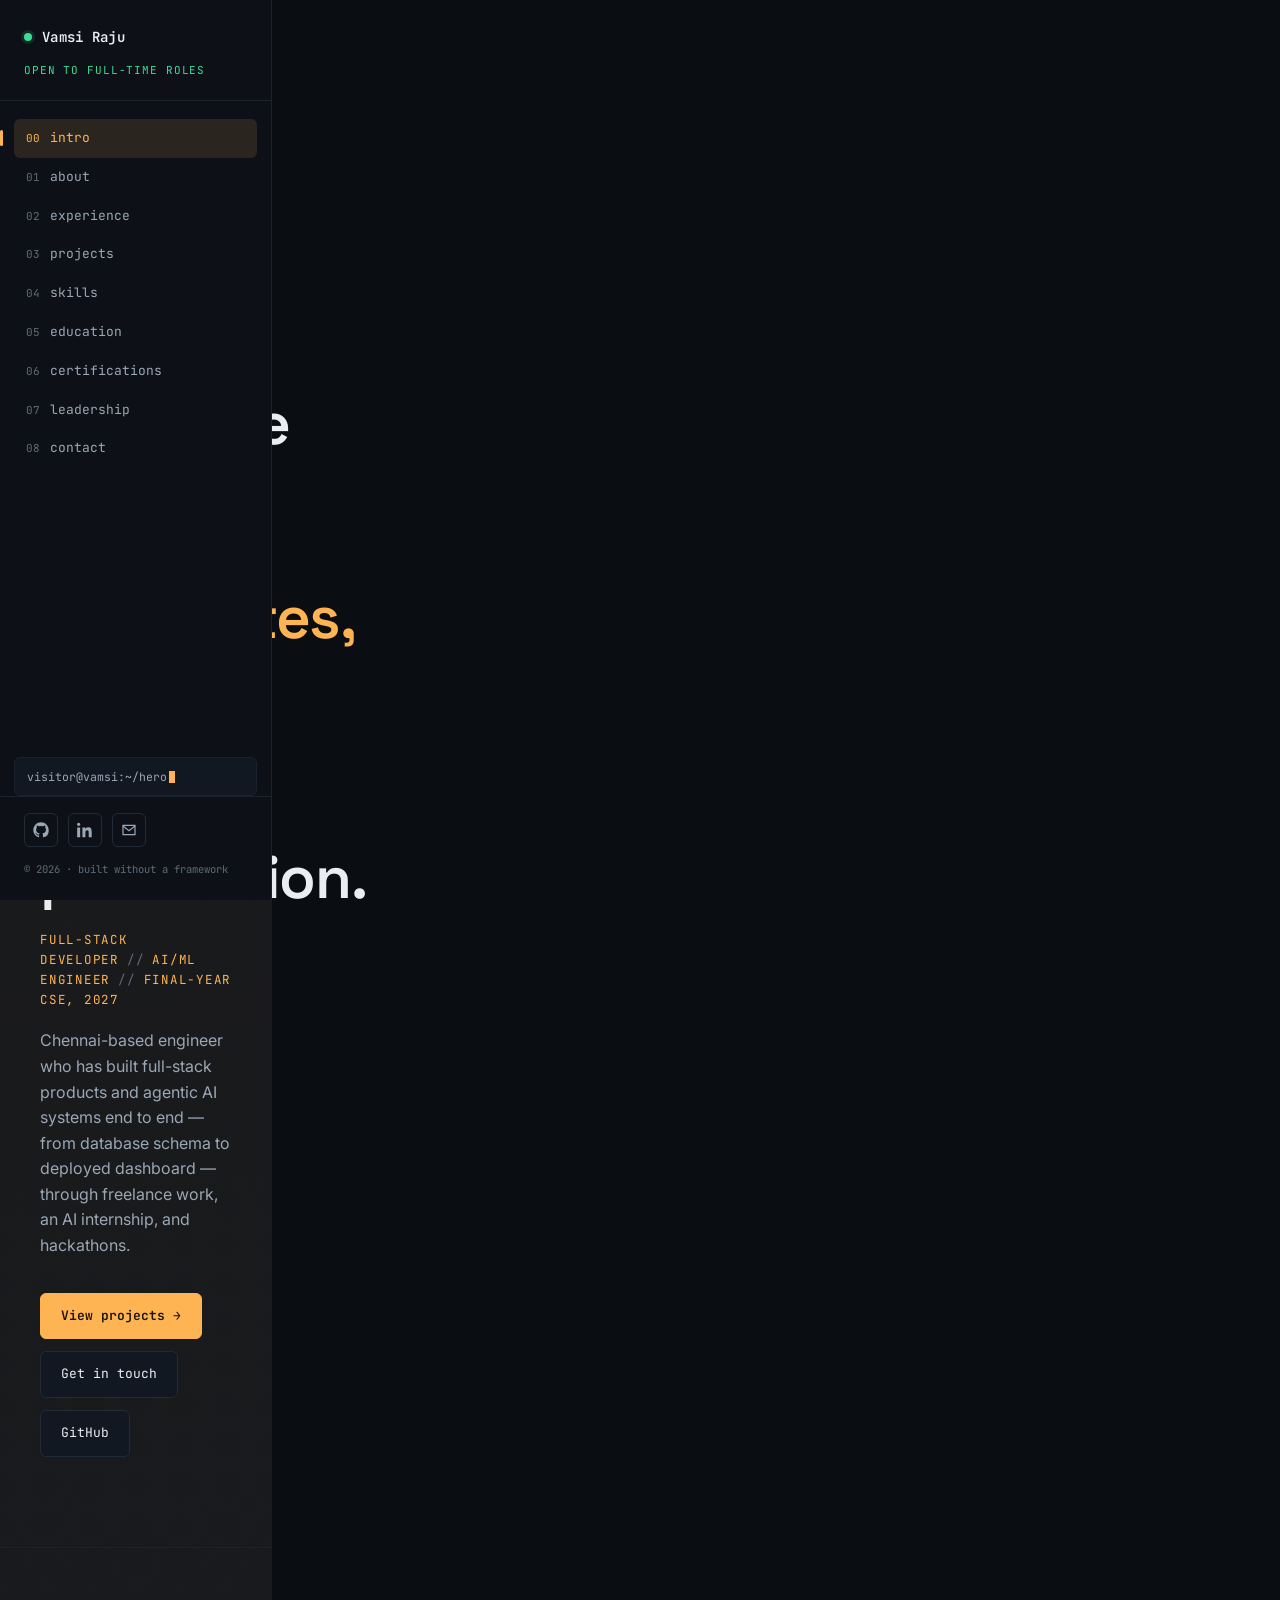
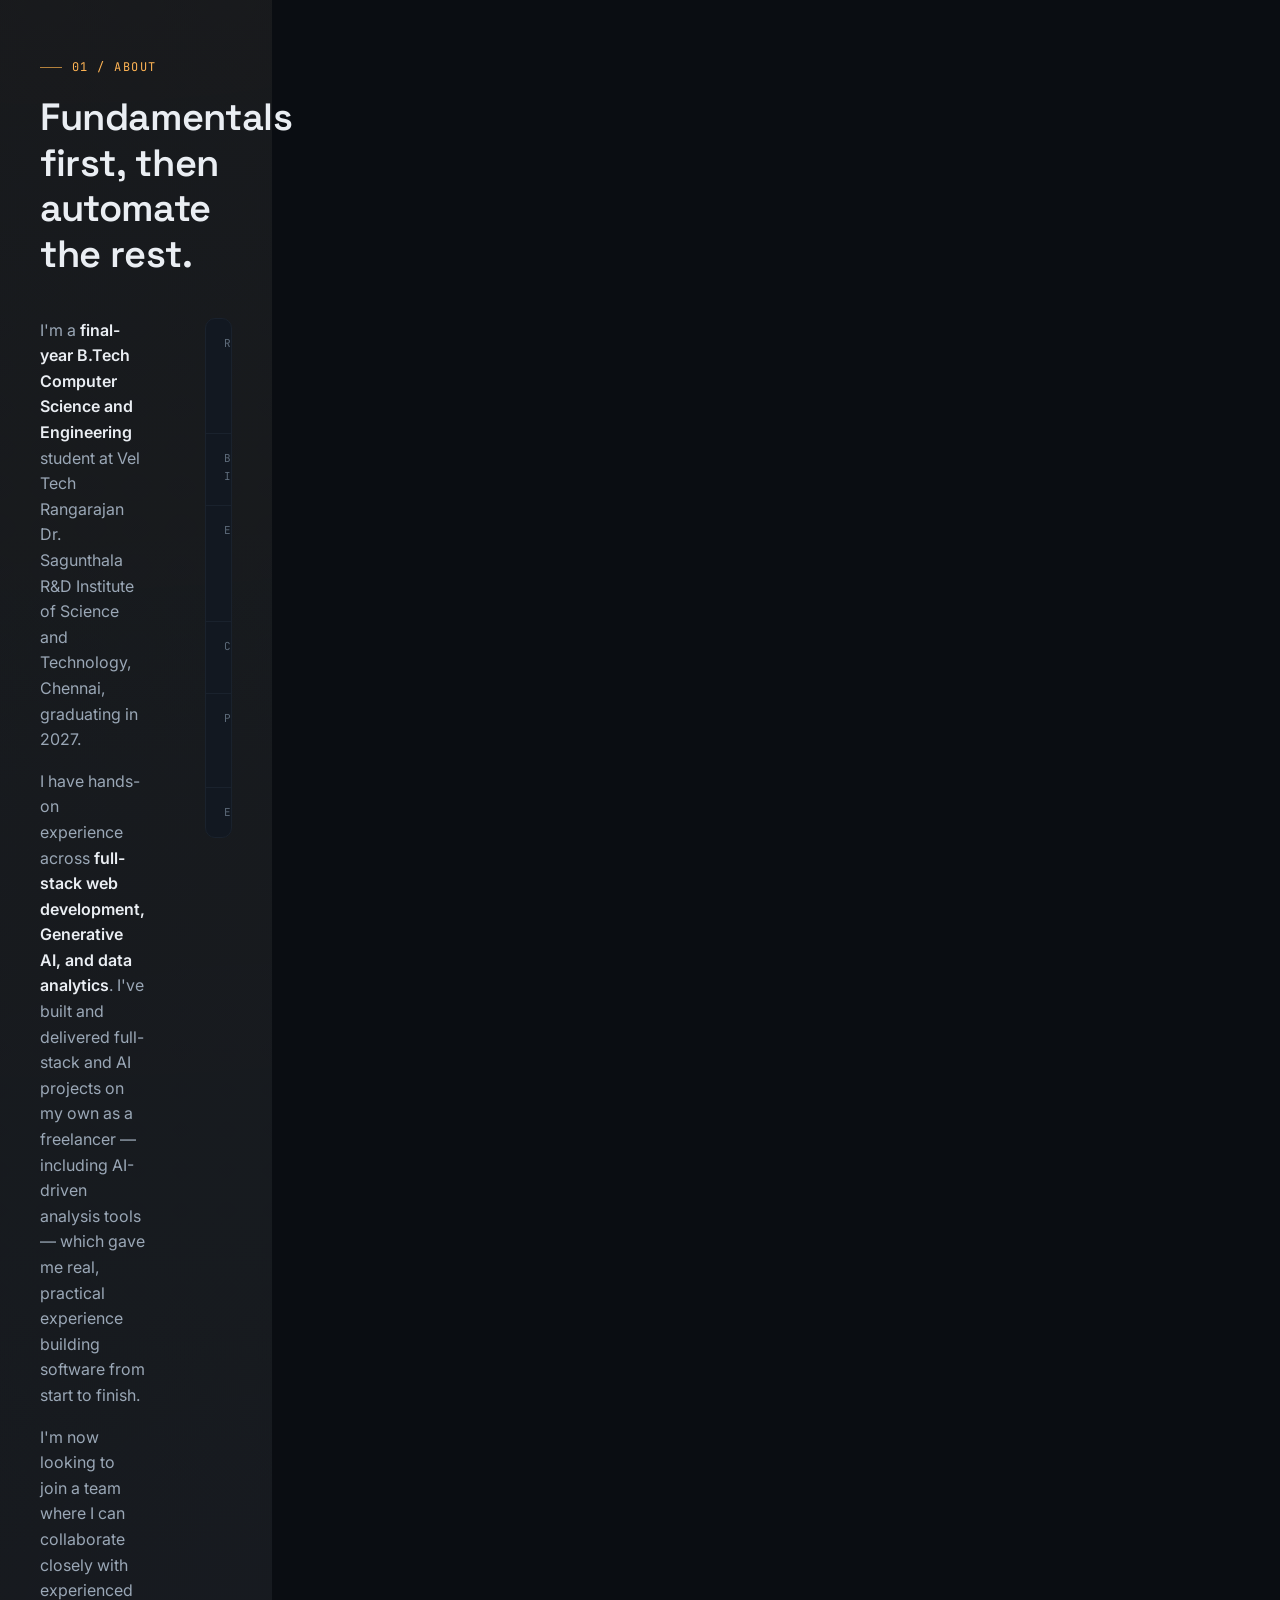
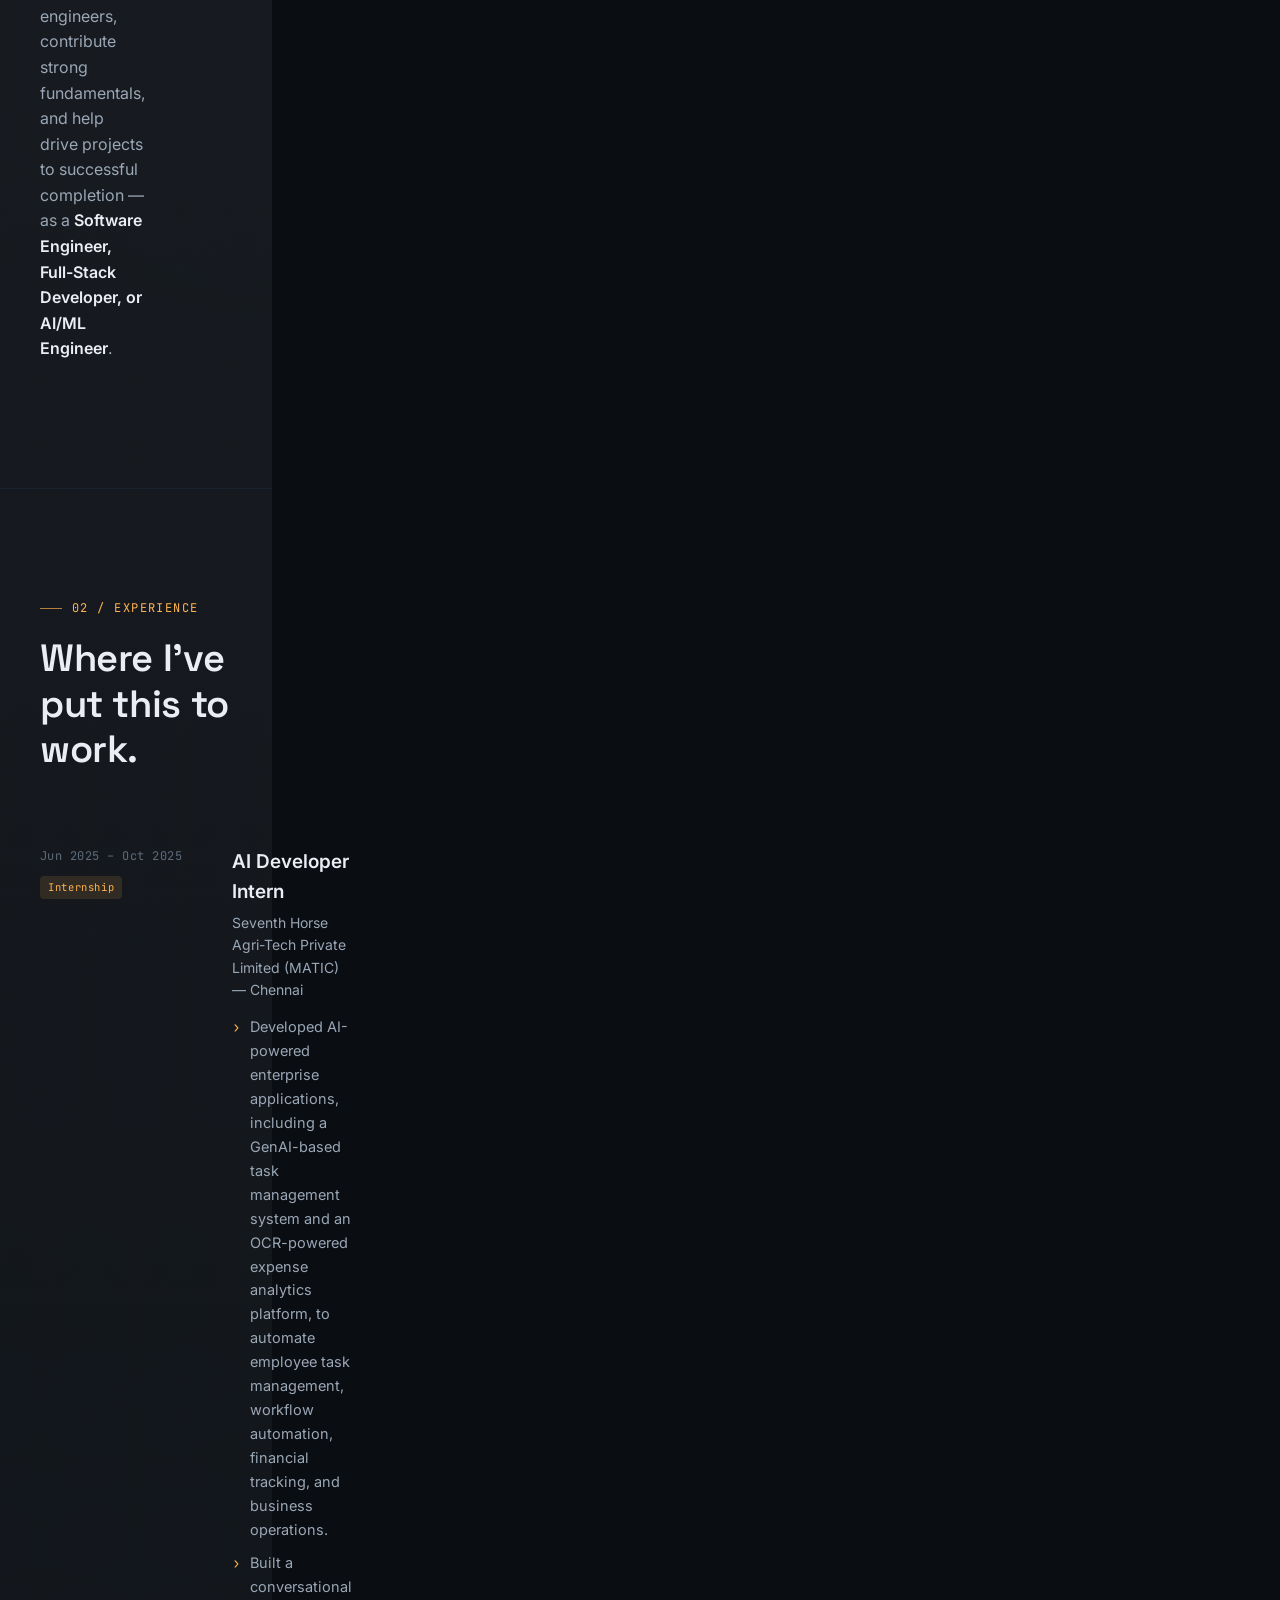
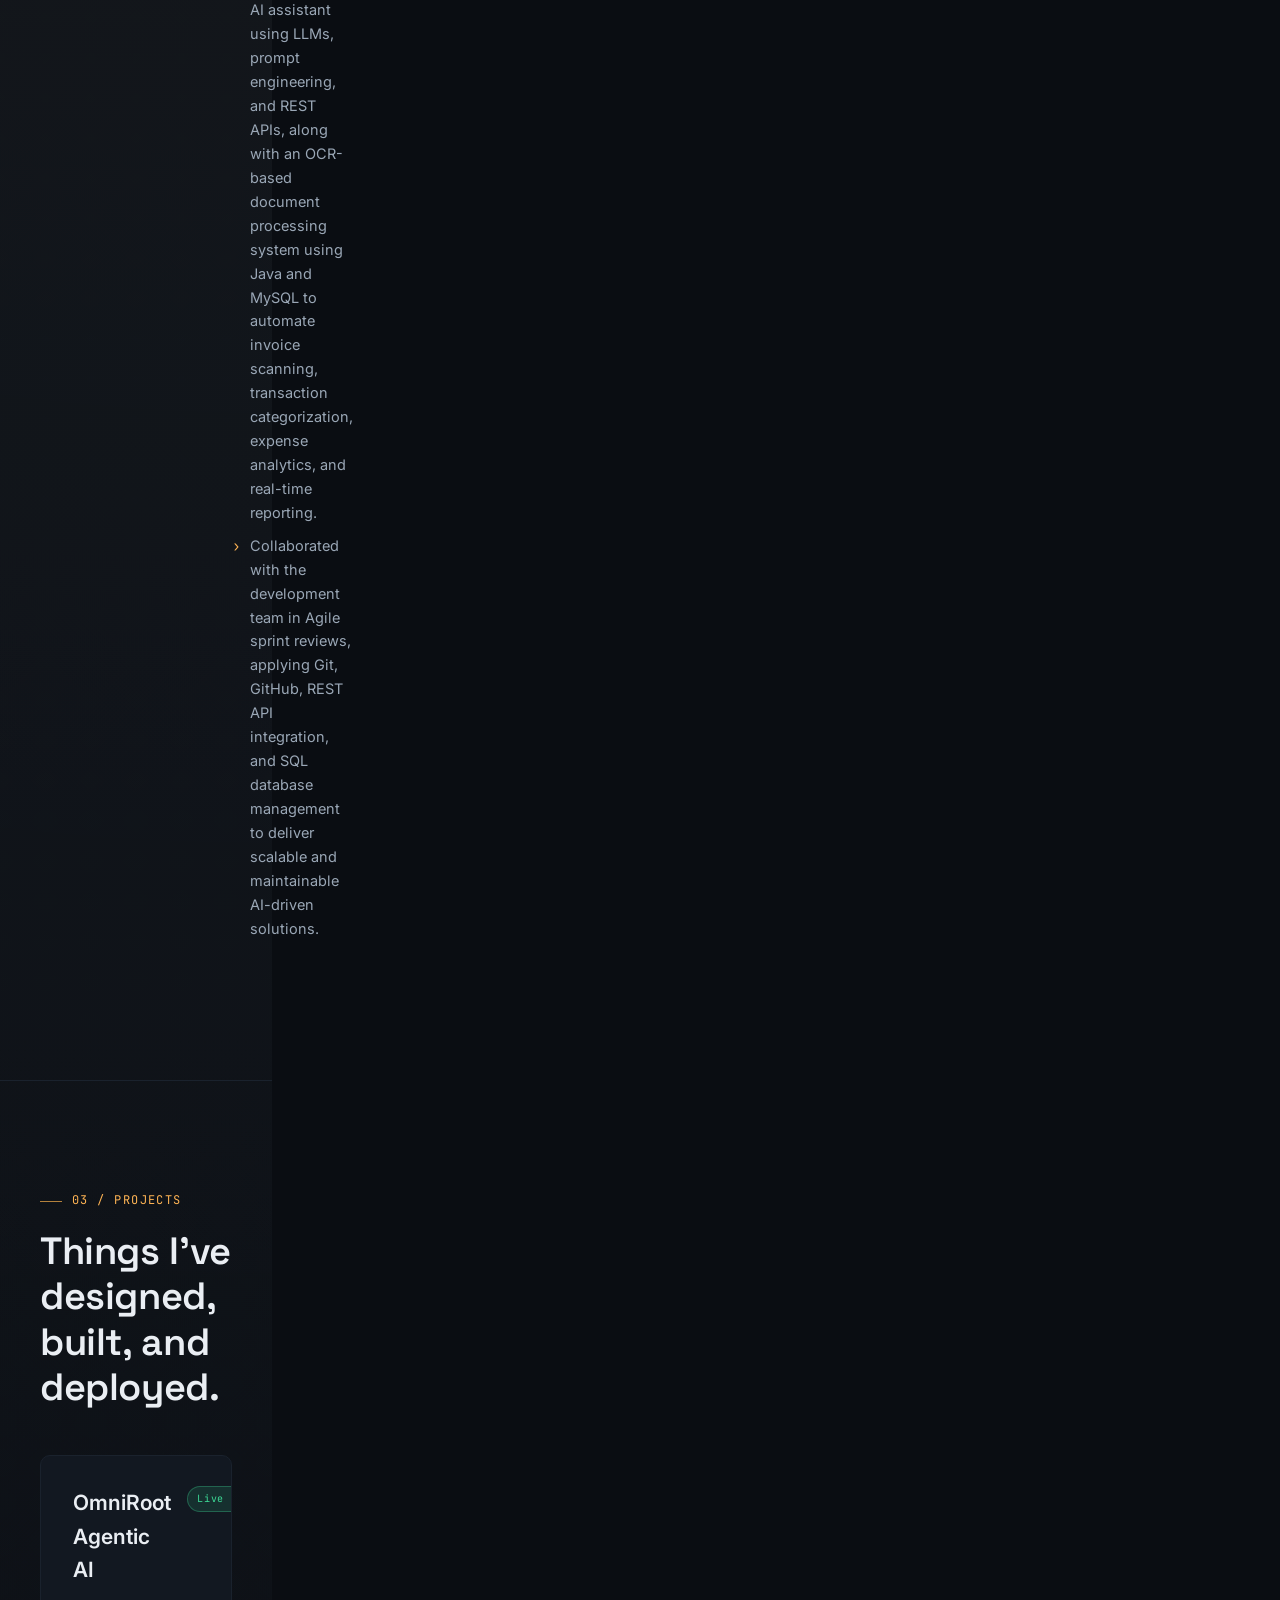
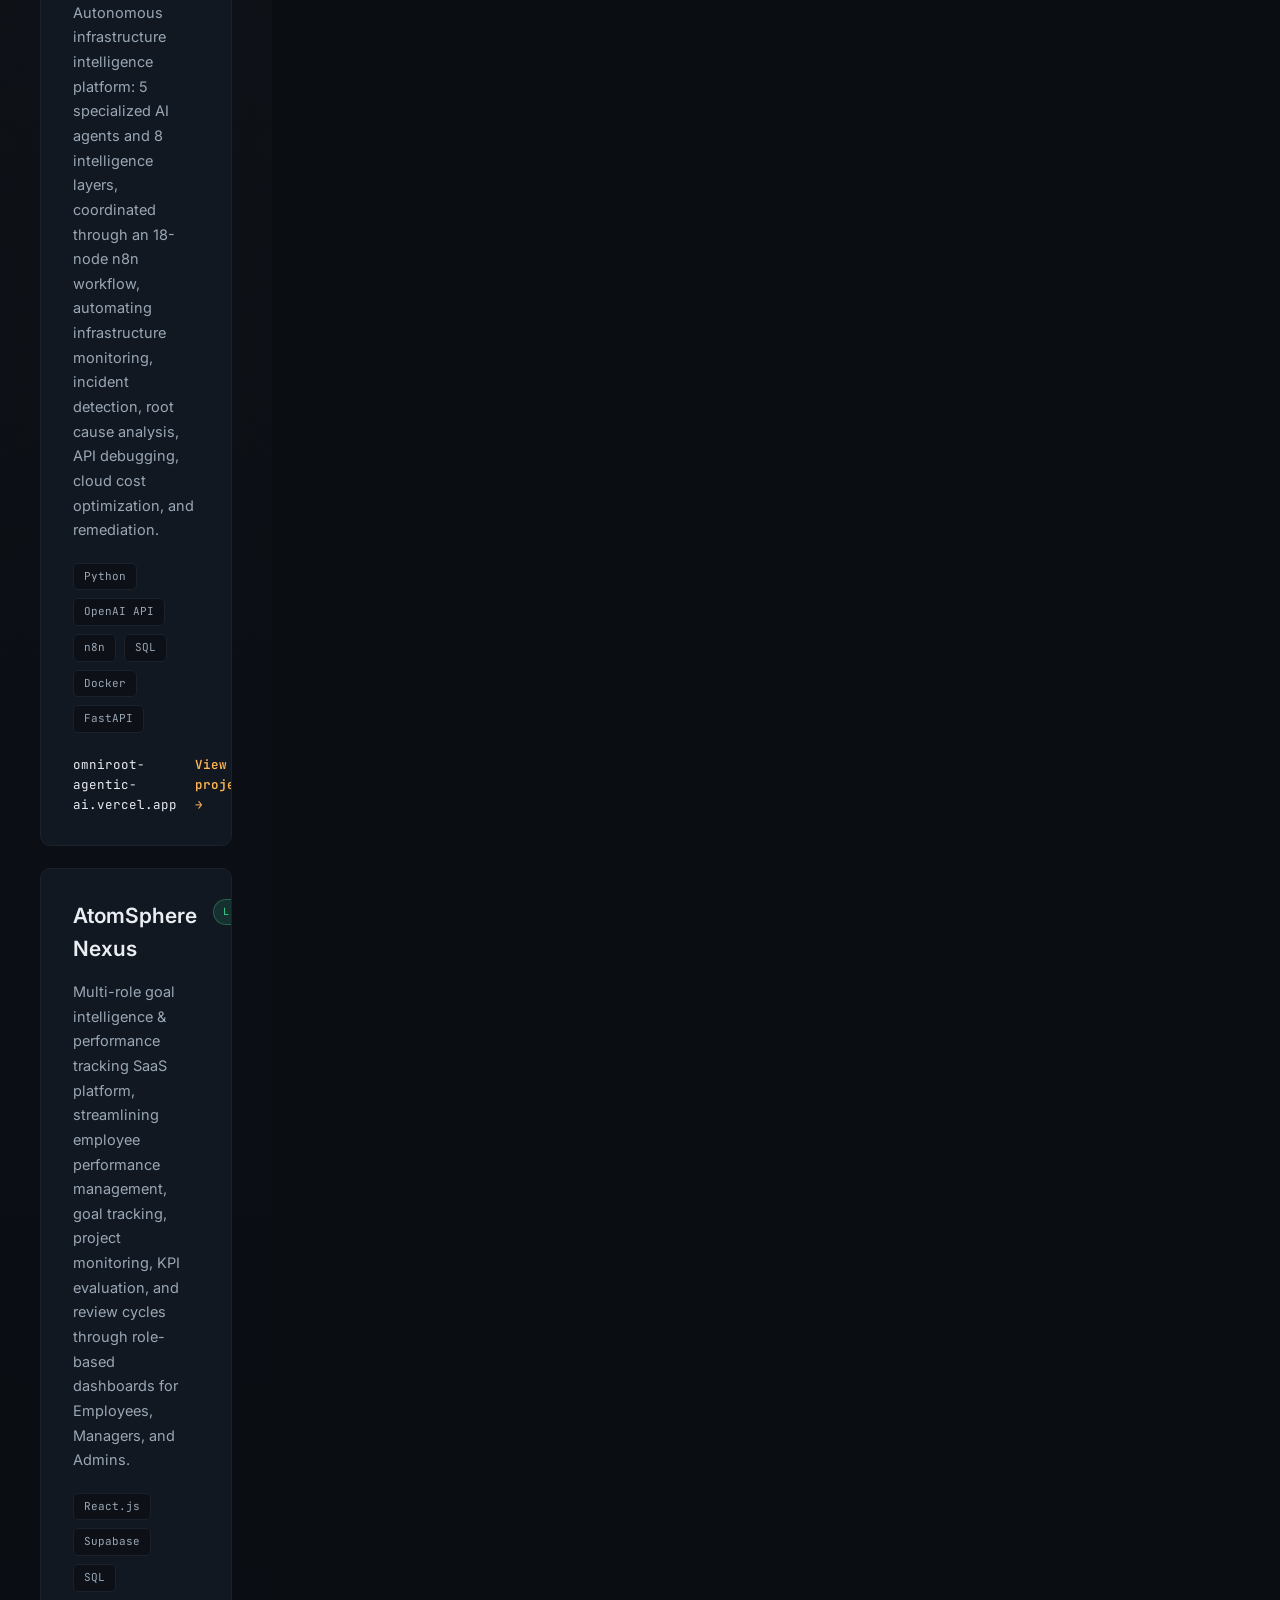
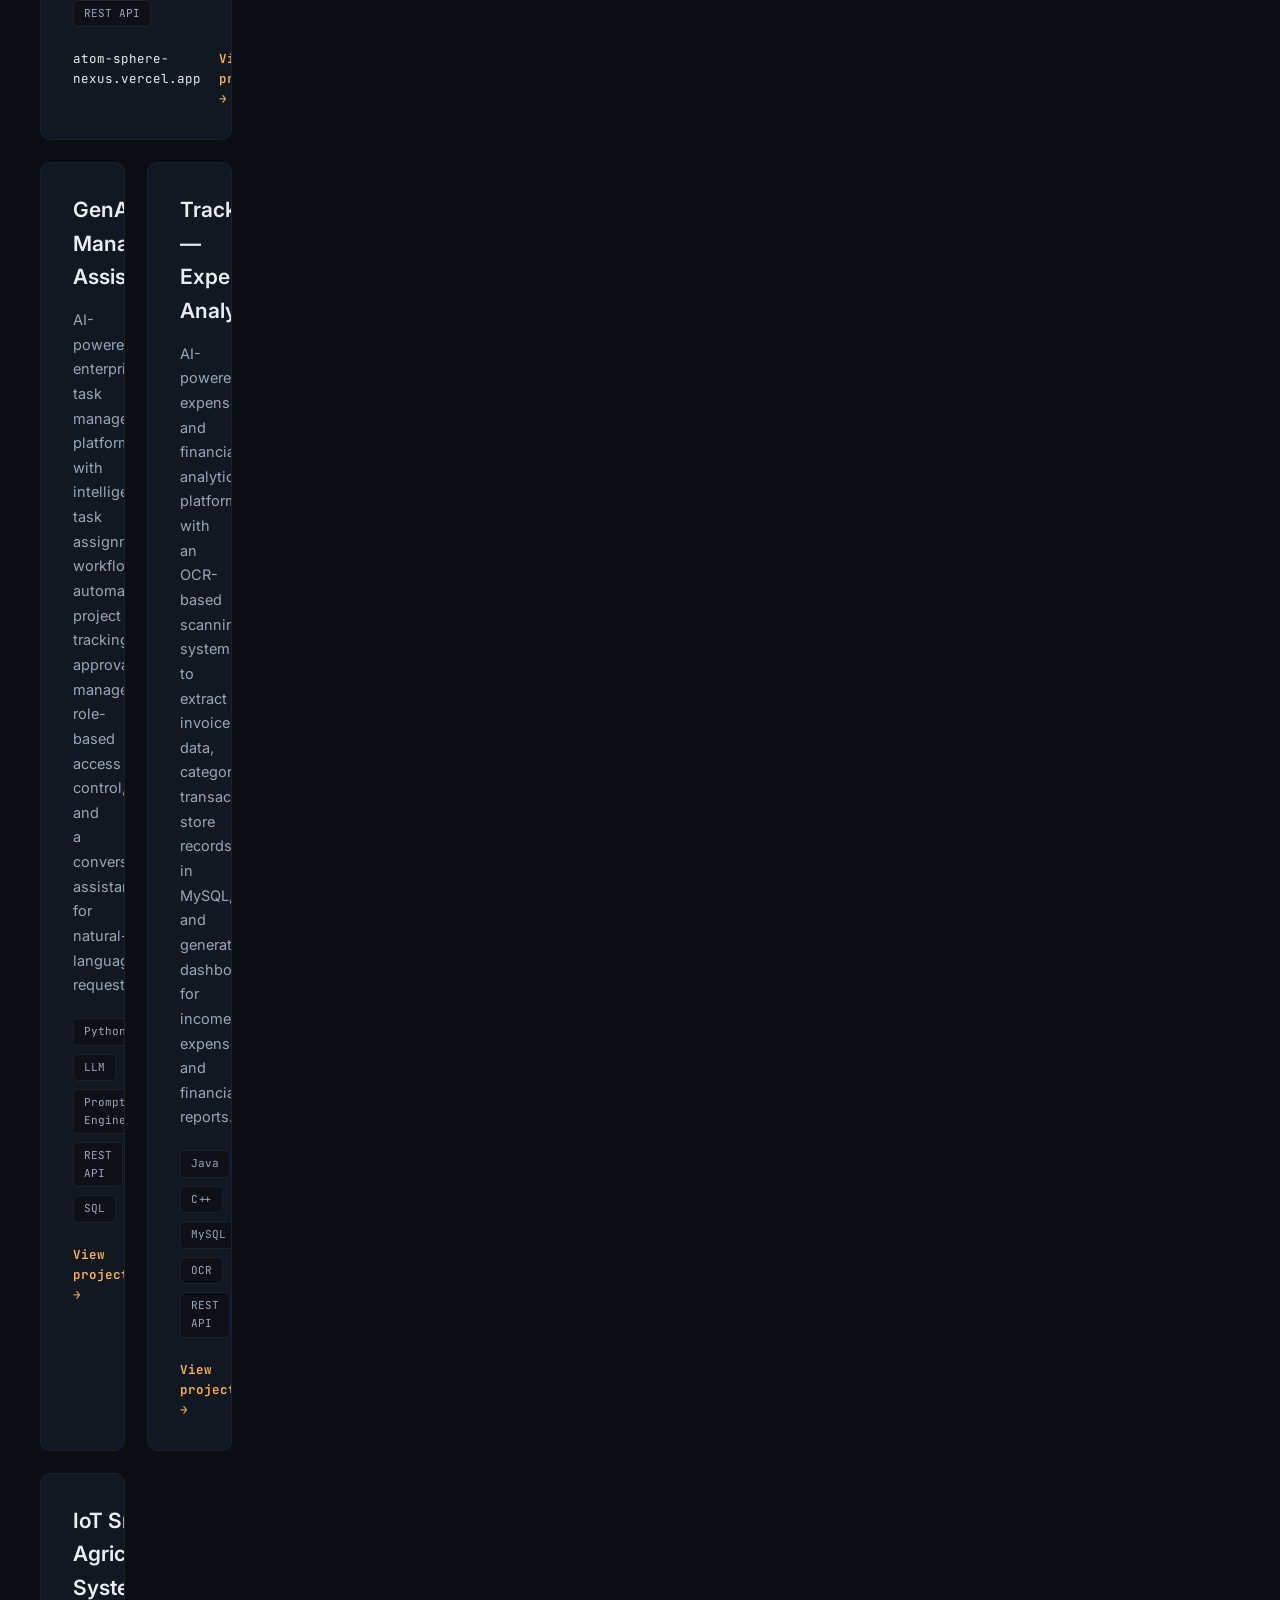
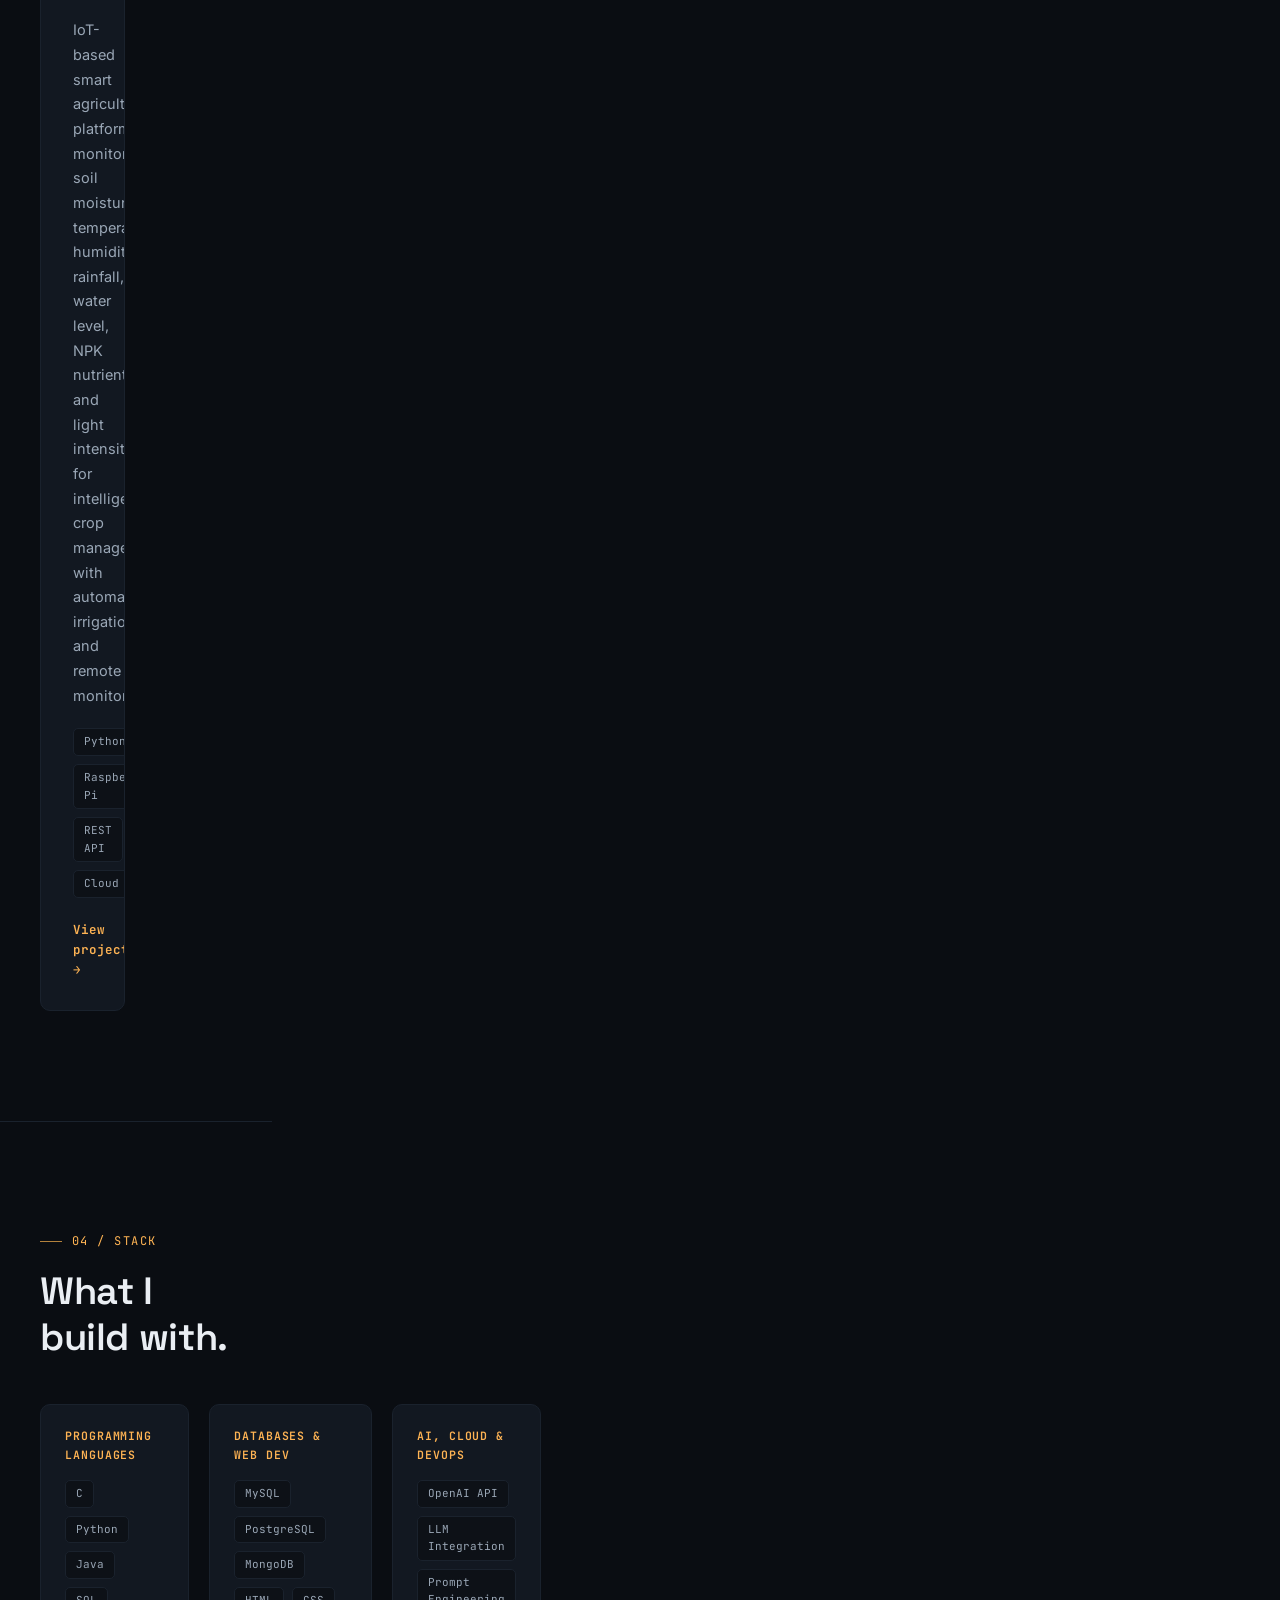
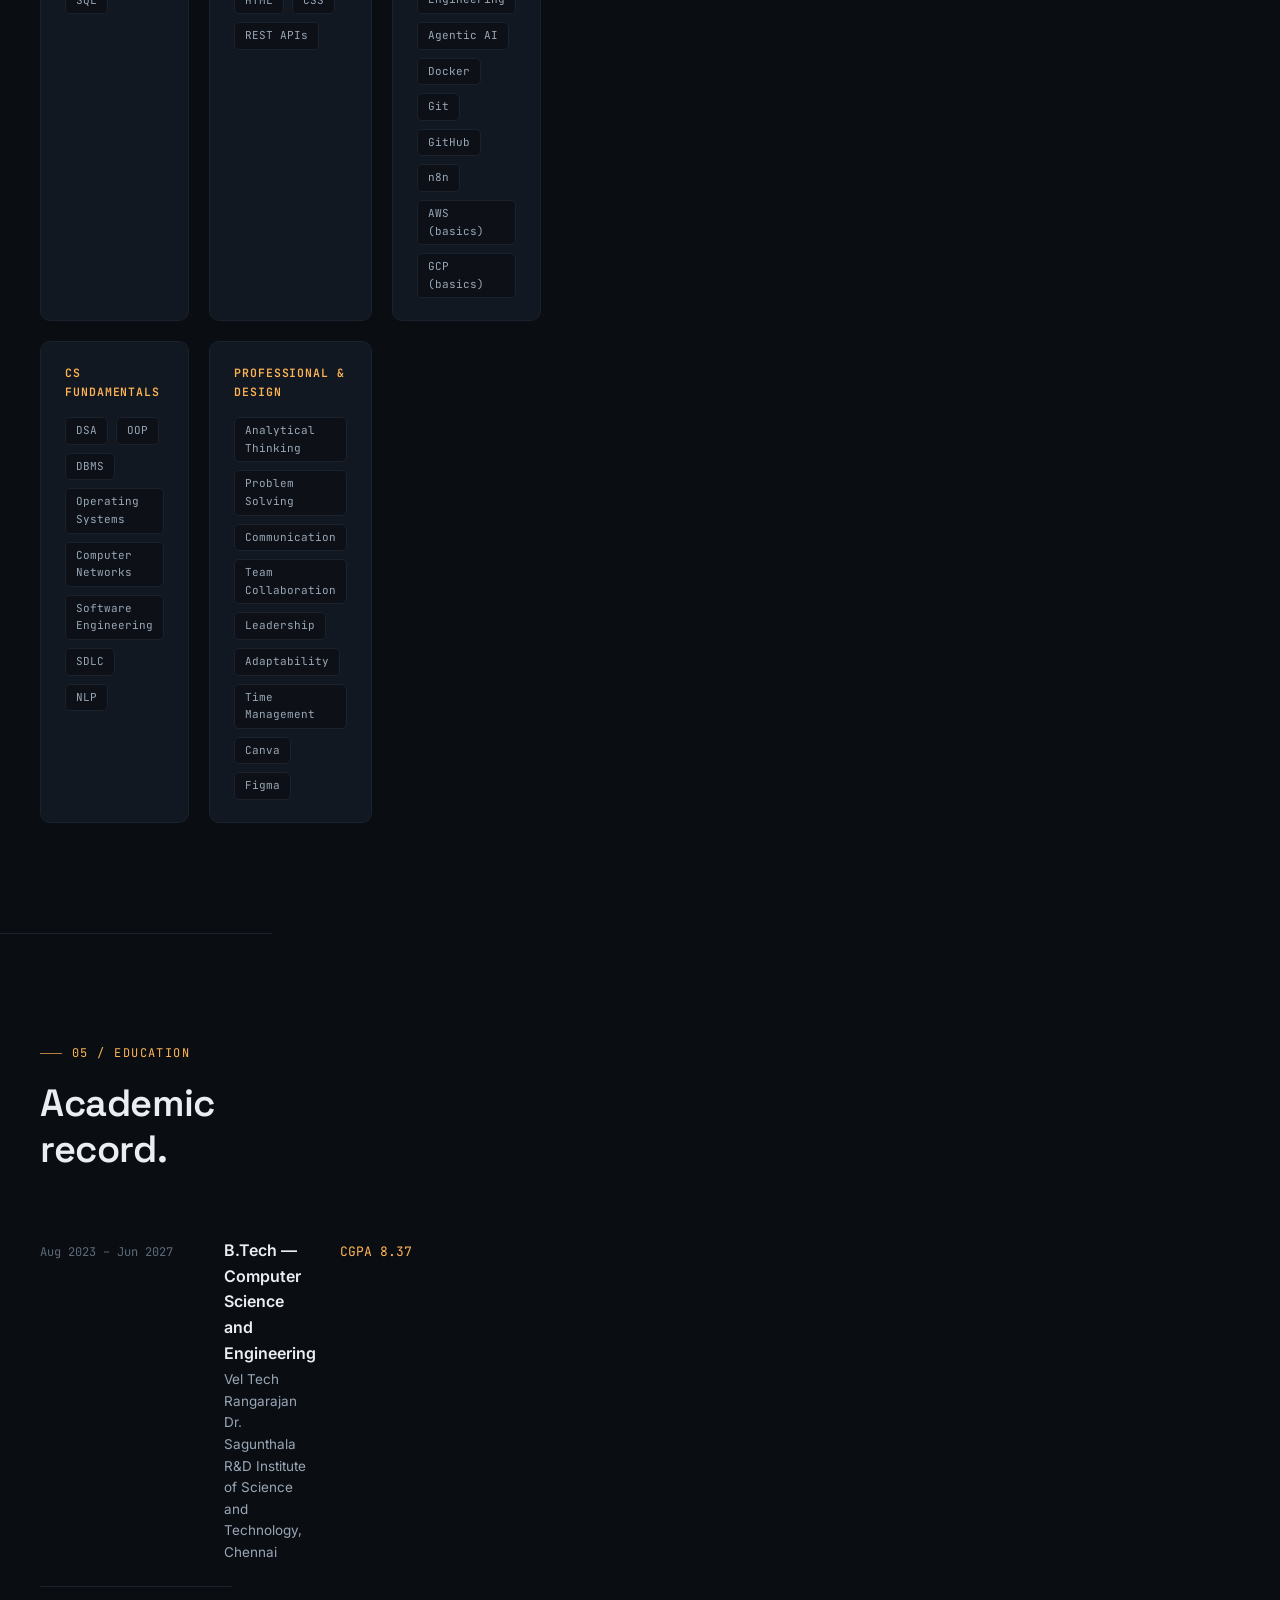
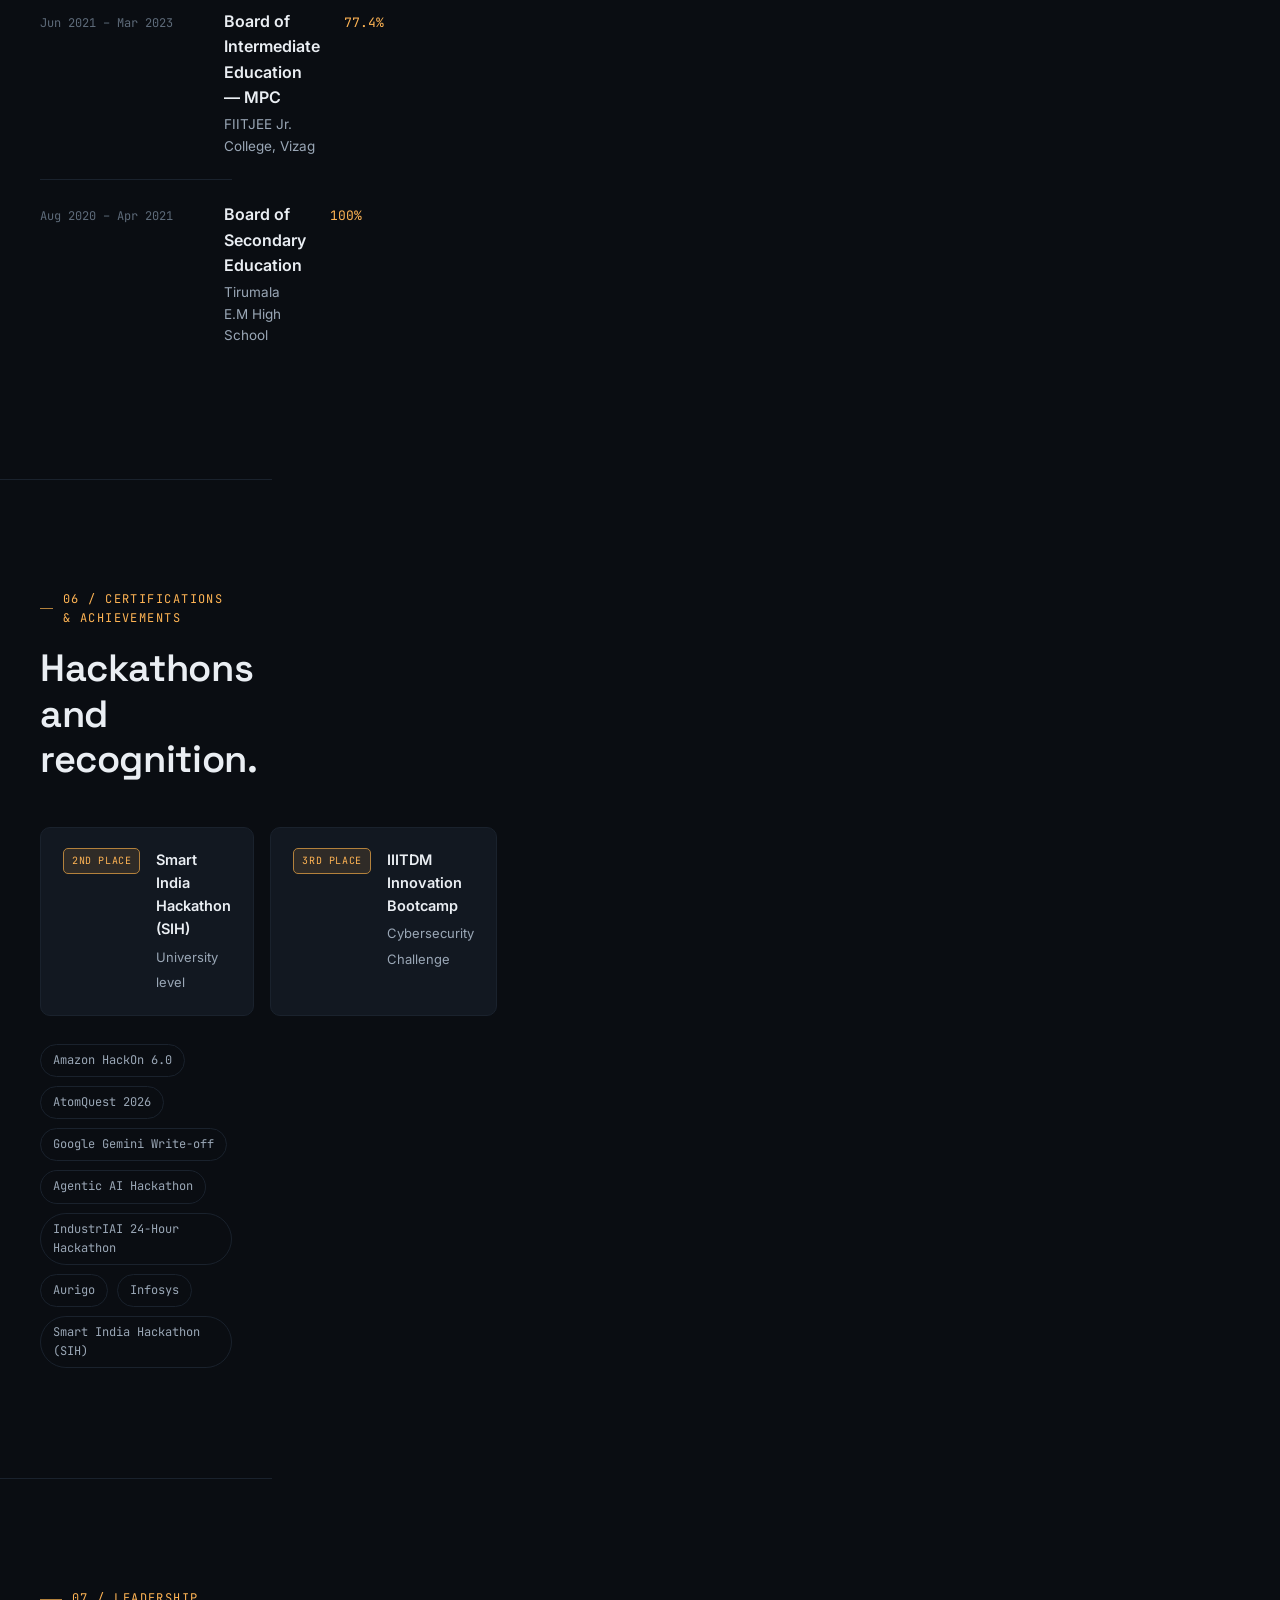
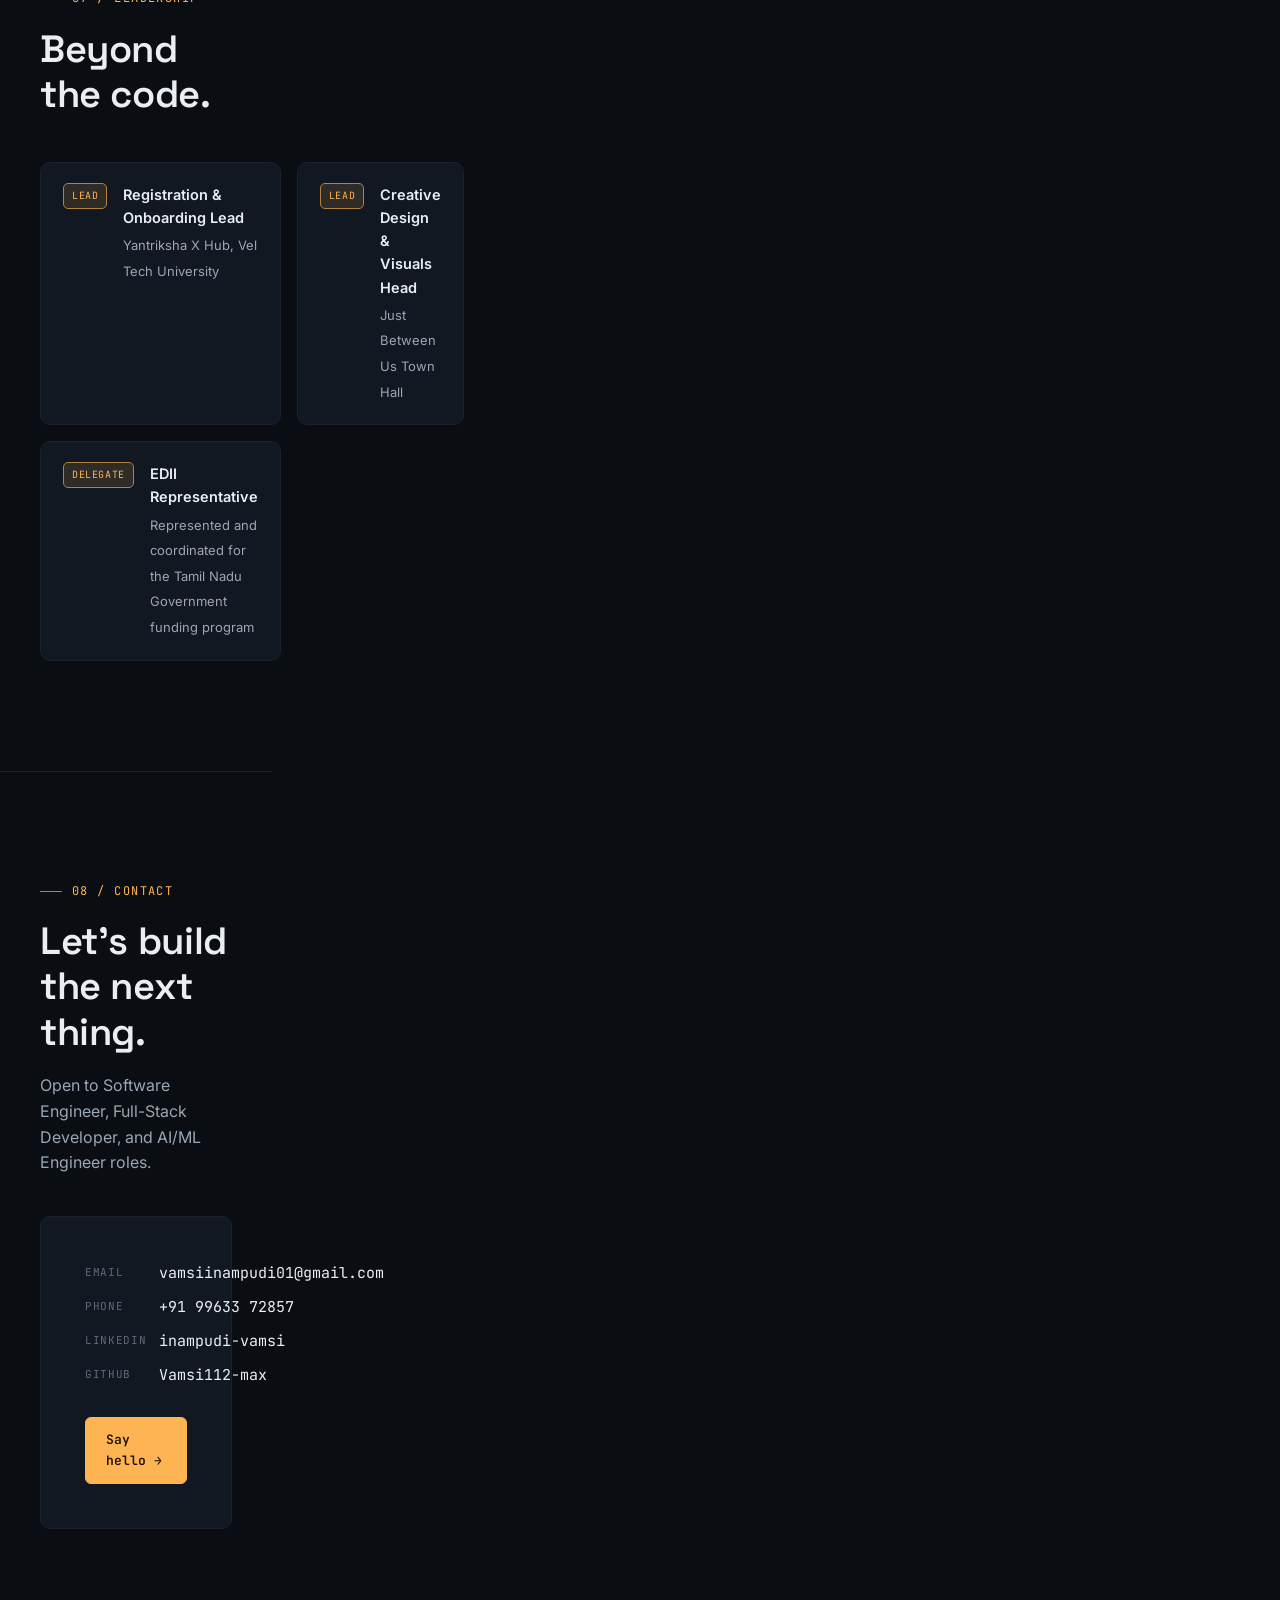
<file: Portifolio/index.html>
<!DOCTYPE html>
<html lang="en">
<head>
<meta charset="UTF-8">
<meta name="viewport" content="width=device-width, initial-scale=1.0">
<title>Inampudi Durga Vamsi Krishnam Raju — Full-Stack Developer &amp; AI/ML Engineer</title>
<meta name="description" content="Portfolio of Inampudi Durga Vamsi Krishnam Raju — final-year CSE student building full-stack products and agentic AI systems. Internship-tested, hackathon-sharpened.">
<meta name="author" content="Inampudi Durga Vamsi Krishnam Raju">
<meta property="og:title" content="Inampudi Durga Vamsi Krishnam Raju — Full-Stack Developer & AI/ML Engineer">
<meta property="og:description" content="Final-year CSE student building full-stack products and agentic AI systems — from database schema to deployed dashboard.">
<meta property="og:type" content="website">
<link rel="icon" href="assets/favicon.svg" type="image/svg+xml">
<link rel="preconnect" href="https://fonts.googleapis.com">
<link rel="preconnect" href="https://fonts.gstatic.com" crossorigin>
<link href="https://fonts.googleapis.com/css2?family=Space+Grotesk:wght@500;600;700&family=Inter:wght@400;500;600;700&family=JetBrains+Mono:wght@400;500;600&display=swap" rel="stylesheet">
<link rel="stylesheet" href="styles.css">
</head>
<body>

<div class="scrim" data-scrim></div>

<div class="mobile-bar">
  <div class="brand"><span class="dot pulse"></span><span class="brand-name">IDVKR</span></div>
  <button class="menu-btn" data-menu-toggle aria-label="Open navigation"><span></span></button>
</div>

<div class="app">

  <!-- ============ SIDEBAR ============ -->
  <aside class="sidebar" data-sidebar>
    <div class="sidebar-top">
      <div class="brand"><span class="dot pulse"></span><span class="brand-name">Vamsi&nbsp;Raju</span></div>
      <div class="availability">Open to full-time roles</div>
    </div>

    <nav class="sidebar-nav">
      <a href="#hero" data-nav-link><span class="idx">00</span> intro</a>
      <a href="#about" data-nav-link><span class="idx">01</span> about</a>
      <a href="#experience" data-nav-link><span class="idx">02</span> experience</a>
      <a href="#projects" data-nav-link><span class="idx">03</span> projects</a>
      <a href="#skills" data-nav-link><span class="idx">04</span> skills</a>
      <a href="#education" data-nav-link><span class="idx">05</span> education</a>
      <a href="#certifications" data-nav-link><span class="idx">06</span> certifications</a>
      <a href="#leadership" data-nav-link><span class="idx">07</span> leadership</a>
      <a href="#contact" data-nav-link><span class="idx">08</span> contact</a>
    </nav>

    <div class="sidebar-session">
      <span class="path">visitor@vamsi:<span data-session-path>~/intro</span></span><span class="cursor"></span>
    </div>

    <div class="sidebar-bottom">
      <div class="sidebar-socials">
        <a class="icon-btn" href="https://github.com/Vamsi112-max" target="_blank" rel="noopener" aria-label="GitHub">
          <svg viewBox="0 0 24 24" fill="currentColor"><path d="M12 .5C5.65.5.5 5.65.5 12c0 5.08 3.29 9.39 7.86 10.91.57.1.78-.25.78-.55 0-.27-.01-1.16-.02-2.11-3.2.7-3.87-1.36-3.87-1.36-.53-1.34-1.29-1.7-1.29-1.7-1.05-.72.08-.71.08-.71 1.17.08 1.78 1.2 1.78 1.2 1.03 1.77 2.71 1.26 3.37.96.1-.75.4-1.26.73-1.55-2.55-.29-5.24-1.28-5.24-5.68 0-1.26.45-2.28 1.19-3.09-.12-.29-.52-1.46.11-3.05 0 0 .97-.31 3.18 1.18a11 11 0 0 1 5.79 0c2.2-1.49 3.17-1.18 3.17-1.18.64 1.59.24 2.76.12 3.05.74.81 1.18 1.83 1.18 3.09 0 4.41-2.69 5.38-5.25 5.67.41.36.78 1.08.78 2.17 0 1.57-.01 2.83-.01 3.22 0 .3.2.66.79.55A10.52 10.52 0 0 0 23.5 12C23.5 5.65 18.35.5 12 .5Z"/></svg>
        </a>
        <a class="icon-btn" href="https://linkedin.com/in/inampudi-vamsi" target="_blank" rel="noopener" aria-label="LinkedIn">
          <svg viewBox="0 0 24 24" fill="currentColor"><path d="M4.98 3.5C4.98 4.88 3.9 6 2.5 6S0 4.88 0 3.5 1.12 1 2.5 1s2.48 1.12 2.48 2.5ZM.24 8.24h4.5V23H.24V8.24ZM8.02 8.24h4.31v2.01h.06c.6-1.13 2.07-2.33 4.26-2.33 4.56 0 5.4 3 5.4 6.9V23h-4.5v-6.9c0-1.65-.03-3.77-2.3-3.77-2.3 0-2.65 1.8-2.65 3.65V23h-4.5V8.24Z"/></svg>
        </a>
        <a class="icon-btn" href="mailto:vamsiinampudi01@gmail.com" aria-label="Email">
          <svg viewBox="0 0 24 24" fill="none" stroke="currentColor" stroke-width="1.8"><path d="M3 5h18v14H3V5Z"/><path d="m3 6 9 7 9-7"/></svg>
        </a>
      </div>
      <div class="sidebar-copy">&copy; <span data-year>2026</span> · built without a framework</div>
    </div>
  </aside>

  <!-- ============ MAIN ============ -->
  <main class="main">

    <!-- HERO -->
    <section class="hero" id="hero">
      <div class="wrap">
        <div class="terminal">
          <div class="ln"><span class="prompt">$</span><span>whoami</span></div>
          <div class="ln"><span class="out">&gt;</span><span>Inampudi Durga Vamsi Krishnam Raju</span></div>
          <div class="ln"><span class="prompt">$</span><span>status --check</span></div>
          <div class="ln"><span class="out">&gt;</span><span>final-year CSE · class of 2027 · open to opportunities</span></div>
        </div>

        <h1>I build software that <span class="accent">thinks, automates,</span> and ships to production.</h1>

        <div class="hero-role">
          <span>Full-Stack Developer</span><span class="sep">//</span><span>AI/ML Engineer</span><span class="sep">//</span><span>Final-Year CSE, 2027</span>
        </div>

        <p class="lede">Chennai-based engineer who has built full-stack products and agentic AI systems end to end — from database schema to deployed dashboard — through freelance work, an AI internship, and hackathons.</p>

        <div class="hero-cta">
          <a class="btn btn-primary" href="#projects">View projects →</a>
          <a class="btn btn-ghost" href="mailto:vamsiinampudi01@gmail.com">Get in touch</a>
          <a class="btn btn-ghost" href="https://github.com/Vamsi112-max" target="_blank" rel="noopener">GitHub</a>
        </div>
      </div>
    </section>

    <!-- ABOUT -->
    <section id="about">
      <div class="wrap">
        <div class="eyebrow">01 / About</div>
        <h2 class="head reveal">Fundamentals first, then automate the rest.</h2>

        <div class="about-grid">
          <div class="about-text reveal">
            <p>I'm a <strong>final-year B.Tech Computer Science and Engineering</strong> student at Vel Tech Rangarajan Dr. Sagunthala R&amp;D Institute of Science and Technology, Chennai, graduating in 2027.</p>
            <p>I have hands-on experience across <strong>full-stack web development, Generative AI, and data analytics</strong>. I've built and delivered full-stack and AI projects on my own as a freelancer — including AI-driven analysis tools — which gave me real, practical experience building software from start to finish.</p>
            <p>I'm now looking to join a team where I can collaborate closely with experienced engineers, contribute strong fundamentals, and help drive projects to successful completion — as a <strong>Software Engineer, Full-Stack Developer, or AI/ML Engineer</strong>.</p>
          </div>

          <div class="fact-list reveal">
            <div class="fact-row"><span class="k">Role</span><span class="v">Software / Full-Stack / AI-ML</span></div>
            <div class="fact-row"><span class="k">Based in</span><span class="v">Chennai, India</span></div>
            <div class="fact-row"><span class="k">Education</span><span class="v">B.Tech CSE · 2023–2027</span></div>
            <div class="fact-row"><span class="k">CGPA</span><span class="v">8.37 / 10</span></div>
            <div class="fact-row"><span class="k">Phone</span><span class="v">+91 99633 72857</span></div>
            <div class="fact-row"><span class="k">Email</span><span class="v">vamsiinampudi01@gmail.com</span></div>
          </div>
        </div>
      </div>
    </section>

    <!-- EXPERIENCE -->
    <section id="experience">
      <div class="wrap">
        <div class="eyebrow">02 / Experience</div>
        <h2 class="head reveal">Where I've put this to work.</h2>

        <div class="timeline">
          <div class="timeline-item reveal">
            <div>
              <div class="timeline-date">Jun 2025 – Oct 2025</div>
              <span class="timeline-tag">Internship</span>
            </div>
            <div>
              <div class="timeline-role">AI Developer Intern</div>
              <div class="timeline-org">Seventh Horse Agri-Tech Private Limited (MATIC) — Chennai</div>
              <ul class="timeline-list">
                <li>Developed AI-powered enterprise applications, including a GenAI-based task management system and an OCR-powered expense analytics platform, to automate employee task management, workflow automation, financial tracking, and business operations.</li>
                <li>Built a conversational AI assistant using LLMs, prompt engineering, and REST APIs, along with an OCR-based document processing system using Java and MySQL to automate invoice scanning, transaction categorization, expense analytics, and real-time reporting.</li>
                <li>Collaborated with the development team in Agile sprint reviews, applying Git, GitHub, REST API integration, and SQL database management to deliver scalable and maintainable AI-driven solutions.</li>
              </ul>
            </div>
          </div>
        </div>
      </div>
    </section>

    <!-- PROJECTS -->
    <section id="projects">
      <div class="wrap">
        <div class="eyebrow">03 / Projects</div>
        <h2 class="head reveal">Things I've designed, built, and deployed.</h2>

        <div class="project-grid">

          <a class="project-card reveal" href="projects/omniroot.html">
            <div class="project-top">
              <div class="project-name">OmniRoot Agentic AI</div>
              <div class="project-status live">Live demo</div>
            </div>
            <p class="project-desc">Autonomous infrastructure intelligence platform: 5 specialized AI agents and 8 intelligence layers, coordinated through an 18-node n8n workflow, automating infrastructure monitoring, incident detection, root cause analysis, API debugging, cloud cost optimization, and remediation.</p>
            <div class="project-tags">
              <span class="tag">Python</span><span class="tag">OpenAI API</span><span class="tag">n8n</span><span class="tag">SQL</span><span class="tag">Docker</span><span class="tag">FastAPI</span>
            </div>
            <div class="project-links">
              <span>omniroot-agentic-ai.vercel.app</span>
              <span class="view">View project →</span>
            </div>
          </a>

          <a class="project-card reveal" href="projects/atomsphere.html">
            <div class="project-top">
              <div class="project-name">AtomSphere Nexus</div>
              <div class="project-status live">Live demo</div>
            </div>
            <p class="project-desc">Multi-role goal intelligence &amp; performance tracking SaaS platform, streamlining employee performance management, goal tracking, project monitoring, KPI evaluation, and review cycles through role-based dashboards for Employees, Managers, and Admins.</p>
            <div class="project-tags">
              <span class="tag">React.js</span><span class="tag">Supabase</span><span class="tag">SQL</span><span class="tag">REST API</span>
            </div>
            <div class="project-links">
              <span>atom-sphere-nexus.vercel.app</span>
              <span class="view">View project →</span>
            </div>
          </a>

          <a class="project-card half reveal" href="projects/genai-task.html">
            <div class="project-top">
              <div class="project-name">GenAI Task Management Assistant</div>
              <div class="project-status">Internal build</div>
            </div>
            <p class="project-desc">AI-powered enterprise task management platform with intelligent task assignment, workflow automation, project tracking, approval management, role-based access control, and a conversational assistant for natural-language requests.</p>
            <div class="project-tags">
              <span class="tag">Python</span><span class="tag">LLM</span><span class="tag">Prompt Engineering</span><span class="tag">REST API</span><span class="tag">SQL</span>
            </div>
            <div class="project-links">
              <span class="view">View project →</span>
            </div>
          </a>

          <a class="project-card half reveal" href="projects/trackwise.html">
            <div class="project-top">
              <div class="project-name">TrackWise — Expense Analytics</div>
              <div class="project-status">Internal build</div>
            </div>
            <p class="project-desc">AI-powered expense and financial analytics platform with an OCR-based scanning system to extract invoice data, categorize transactions, store records in MySQL, and generate dashboards for income, expenses, and financial reports.</p>
            <div class="project-tags">
              <span class="tag">Java</span><span class="tag">C++</span><span class="tag">MySQL</span><span class="tag">OCR</span><span class="tag">REST API</span>
            </div>
            <div class="project-links">
              <span class="view">View project →</span>
            </div>
          </a>

          <a class="project-card half reveal" href="projects/iot-agriculture.html">
            <div class="project-top">
              <div class="project-name">IoT Smart Agriculture System</div>
              <div class="project-status">Hardware + Cloud</div>
            </div>
            <p class="project-desc">IoT-based smart agriculture platform monitoring soil moisture, temperature, humidity, rainfall, water level, NPK nutrients, and light intensity for intelligent crop management, with automated irrigation and remote monitoring.</p>
            <div class="project-tags">
              <span class="tag">Python</span><span class="tag">Raspberry Pi</span><span class="tag">REST API</span><span class="tag">Cloud</span>
            </div>
            <div class="project-links">
              <span class="view">View project →</span>
            </div>
          </a>

        </div>
      </div>
    </section>

    <!-- SKILLS -->
    <section id="skills">
      <div class="wrap">
        <div class="eyebrow">04 / Stack</div>
        <h2 class="head reveal">What I build with.</h2>

        <div class="skills-grid">
          <div class="skill-card reveal">
            <h3>Programming Languages</h3>
            <div class="skill-tags">
              <span class="tag">C</span><span class="tag">Python</span><span class="tag">Java</span><span class="tag">SQL</span>
            </div>
          </div>
          <div class="skill-card reveal">
            <h3>Databases &amp; Web Dev</h3>
            <div class="skill-tags">
              <span class="tag">MySQL</span><span class="tag">PostgreSQL</span><span class="tag">MongoDB</span><span class="tag">HTML</span><span class="tag">CSS</span><span class="tag">REST APIs</span>
            </div>
          </div>
          <div class="skill-card reveal">
            <h3>AI, Cloud &amp; DevOps</h3>
            <div class="skill-tags">
              <span class="tag">OpenAI API</span><span class="tag">LLM Integration</span><span class="tag">Prompt Engineering</span><span class="tag">Agentic AI</span><span class="tag">Docker</span><span class="tag">Git</span><span class="tag">GitHub</span><span class="tag">n8n</span><span class="tag">AWS (basics)</span><span class="tag">GCP (basics)</span>
            </div>
          </div>
          <div class="skill-card reveal">
            <h3>CS Fundamentals</h3>
            <div class="skill-tags">
              <span class="tag">DSA</span><span class="tag">OOP</span><span class="tag">DBMS</span><span class="tag">Operating Systems</span><span class="tag">Computer Networks</span><span class="tag">Software Engineering</span><span class="tag">SDLC</span><span class="tag">NLP</span>
            </div>
          </div>
          <div class="skill-card reveal">
            <h3>Professional &amp; Design</h3>
            <div class="skill-tags">
              <span class="tag">Analytical Thinking</span><span class="tag">Problem Solving</span><span class="tag">Communication</span><span class="tag">Team Collaboration</span><span class="tag">Leadership</span><span class="tag">Adaptability</span><span class="tag">Time Management</span><span class="tag">Canva</span><span class="tag">Figma</span>
            </div>
          </div>
        </div>
      </div>
    </section>

    <!-- EDUCATION -->
    <section id="education">
      <div class="wrap">
        <div class="eyebrow">05 / Education</div>
        <h2 class="head reveal">Academic record.</h2>

        <div class="edu-list">
          <div class="edu-item reveal">
            <div class="edu-date">Aug 2023 – Jun 2027</div>
            <div>
              <div class="edu-name">B.Tech — Computer Science and Engineering</div>
              <div class="edu-org">Vel Tech Rangarajan Dr. Sagunthala R&amp;D Institute of Science and Technology, Chennai</div>
            </div>
            <div class="edu-score">CGPA 8.37</div>
          </div>
          <div class="edu-item reveal">
            <div class="edu-date">Jun 2021 – Mar 2023</div>
            <div>
              <div class="edu-name">Board of Intermediate Education — MPC</div>
              <div class="edu-org">FIITJEE Jr. College, Vizag</div>
            </div>
            <div class="edu-score">77.4%</div>
          </div>
          <div class="edu-item reveal">
            <div class="edu-date">Aug 2020 – Apr 2021</div>
            <div>
              <div class="edu-name">Board of Secondary Education</div>
              <div class="edu-org">Tirumala E.M High School</div>
            </div>
            <div class="edu-score">100%</div>
          </div>
        </div>
      </div>
    </section>

    <!-- CERTIFICATIONS -->
    <section id="certifications">
      <div class="wrap">
        <div class="eyebrow">06 / Certifications &amp; Achievements</div>
        <h2 class="head reveal">Hackathons and recognition.</h2>

        <div class="badge-grid">
          <div class="badge-card reveal">
            <span class="badge-mark">2ND PLACE</span>
            <div class="badge-body"><b>Smart India Hackathon (SIH)</b><span>University level</span></div>
          </div>
          <div class="badge-card reveal">
            <span class="badge-mark">3RD PLACE</span>
            <div class="badge-body"><b>IIITDM Innovation Bootcamp</b><span>Cybersecurity Challenge</span></div>
          </div>
        </div>

        <div class="chip-row reveal">
          <span class="chip">Amazon HackOn 6.0</span>
          <span class="chip">AtomQuest 2026</span>
          <span class="chip">Google Gemini Write-off</span>
          <span class="chip">Agentic AI Hackathon</span>
          <span class="chip">IndustrIAI 24-Hour Hackathon</span>
          <span class="chip">Aurigo</span>
          <span class="chip">Infosys</span>
          <span class="chip">Smart India Hackathon (SIH)</span>
        </div>
      </div>
    </section>

    <!-- LEADERSHIP -->
    <section id="leadership">
      <div class="wrap">
        <div class="eyebrow">07 / Leadership</div>
        <h2 class="head reveal">Beyond the code.</h2>

        <div class="badge-grid">
          <div class="badge-card reveal">
            <span class="badge-mark">LEAD</span>
            <div class="badge-body"><b>Registration &amp; Onboarding Lead</b><span>Yantriksha X Hub, Vel Tech University</span></div>
          </div>
          <div class="badge-card reveal">
            <span class="badge-mark">LEAD</span>
            <div class="badge-body"><b>Creative Design &amp; Visuals Head</b><span>Just Between Us Town Hall</span></div>
          </div>
          <div class="badge-card reveal">
            <span class="badge-mark">DELEGATE</span>
            <div class="badge-body"><b>EDII Representative</b><span>Represented and coordinated for the Tamil Nadu Government funding program</span></div>
          </div>
        </div>
      </div>
    </section>

    <!-- CONTACT -->
    <section id="contact">
      <div class="wrap">
        <div class="eyebrow">08 / Contact</div>
        <h2 class="head reveal">Let's build the next thing.</h2>
        <p class="lede reveal">Open to Software Engineer, Full-Stack Developer, and AI/ML Engineer roles.</p>

        <div class="contact-panel reveal">
          <div class="contact-links">
            <a href="mailto:vamsiinampudi01@gmail.com"><span class="lbl">Email</span> vamsiinampudi01@gmail.com</a>
            <a href="tel:+919963372857"><span class="lbl">Phone</span> +91 99633 72857</a>
            <a href="https://linkedin.com/in/inampudi-vamsi" target="_blank" rel="noopener"><span class="lbl">LinkedIn</span> inampudi-vamsi</a>
            <a href="https://github.com/Vamsi112-max" target="_blank" rel="noopener"><span class="lbl">GitHub</span> Vamsi112-max</a>
          </div>
          <a class="btn btn-primary" href="mailto:vamsiinampudi01@gmail.com">Say hello →</a>
        </div>
      </div>
    </section>

    <footer>
      <div class="wrap" style="width:100%; display:flex; justify-content:space-between; flex-wrap:wrap; gap:10px;">
        <span>&copy; <span data-year>2026</span> Inampudi Durga Vamsi Krishnam Raju</span>
        <span>Built with HTML, CSS &amp; JavaScript · no framework</span>
      </div>
    </footer>

  </main>
</div>

<script src="script.js"></script>
</body>
</html>
</file>
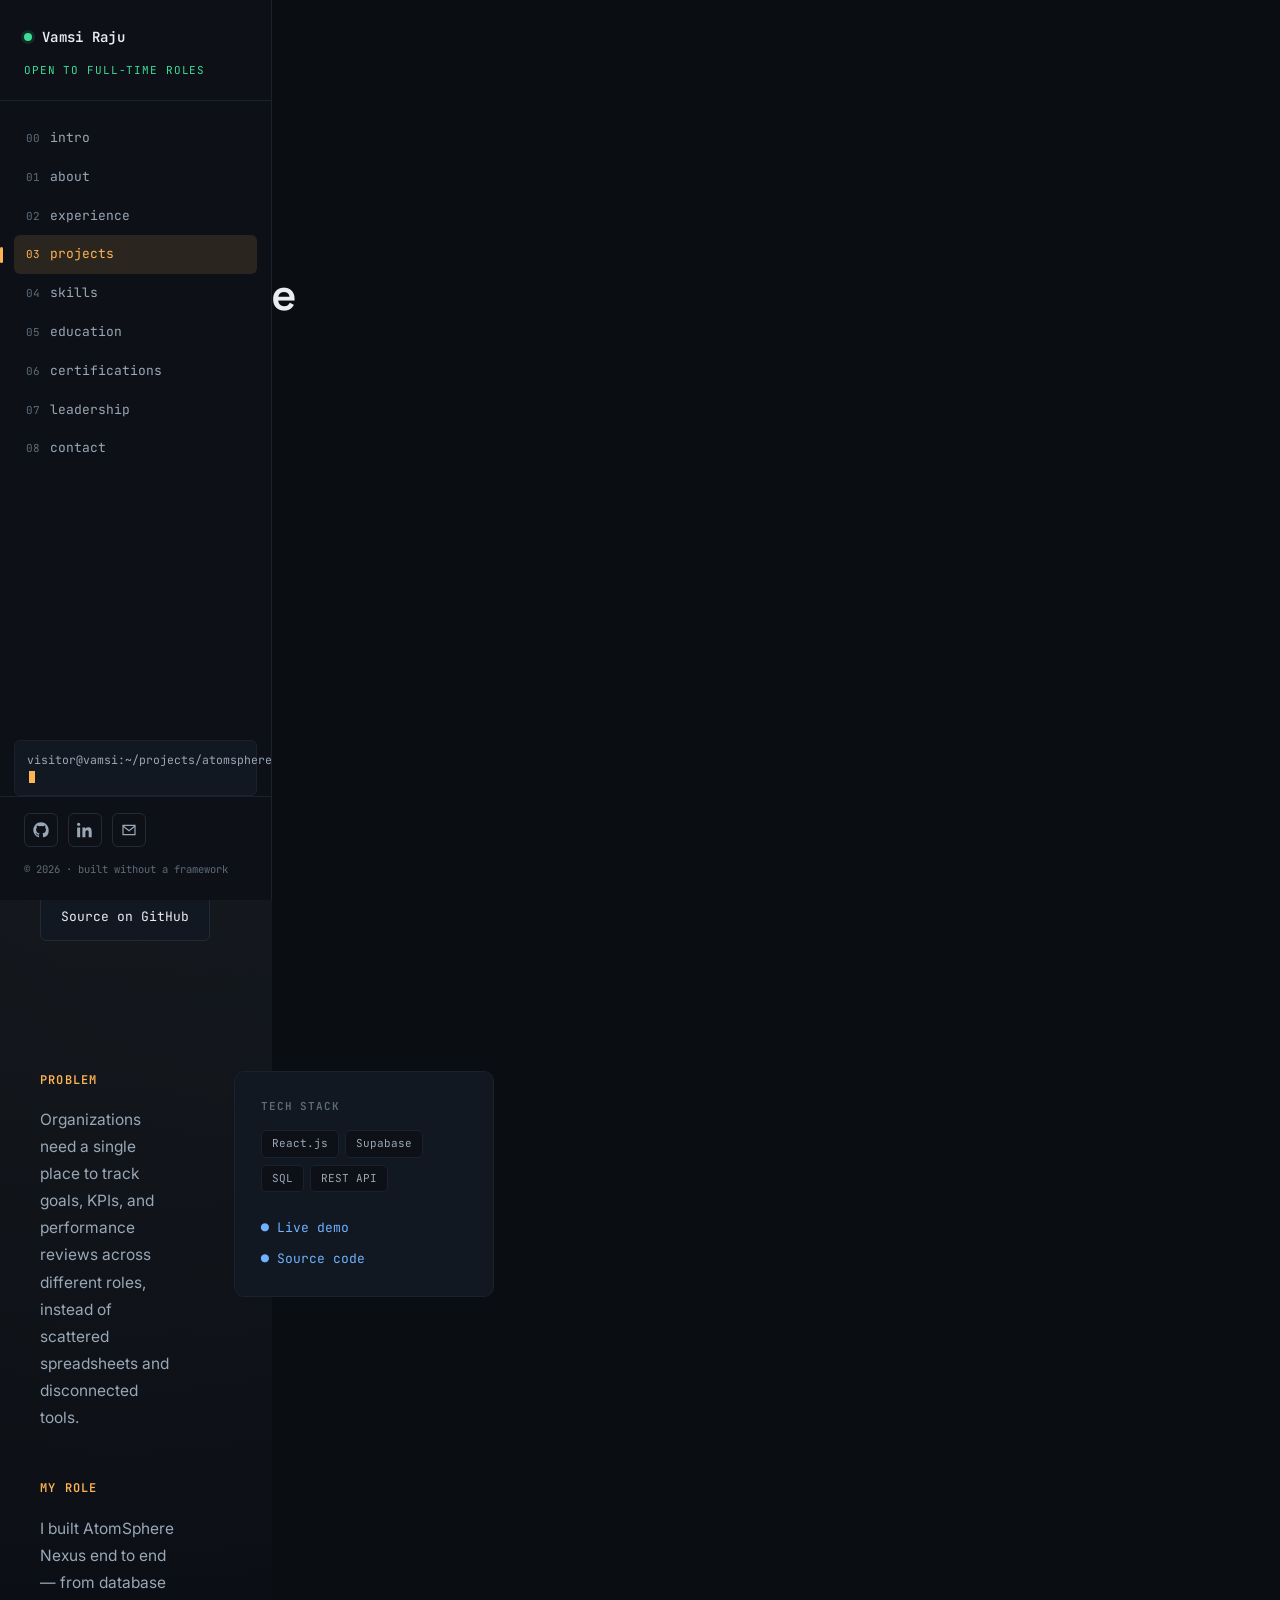
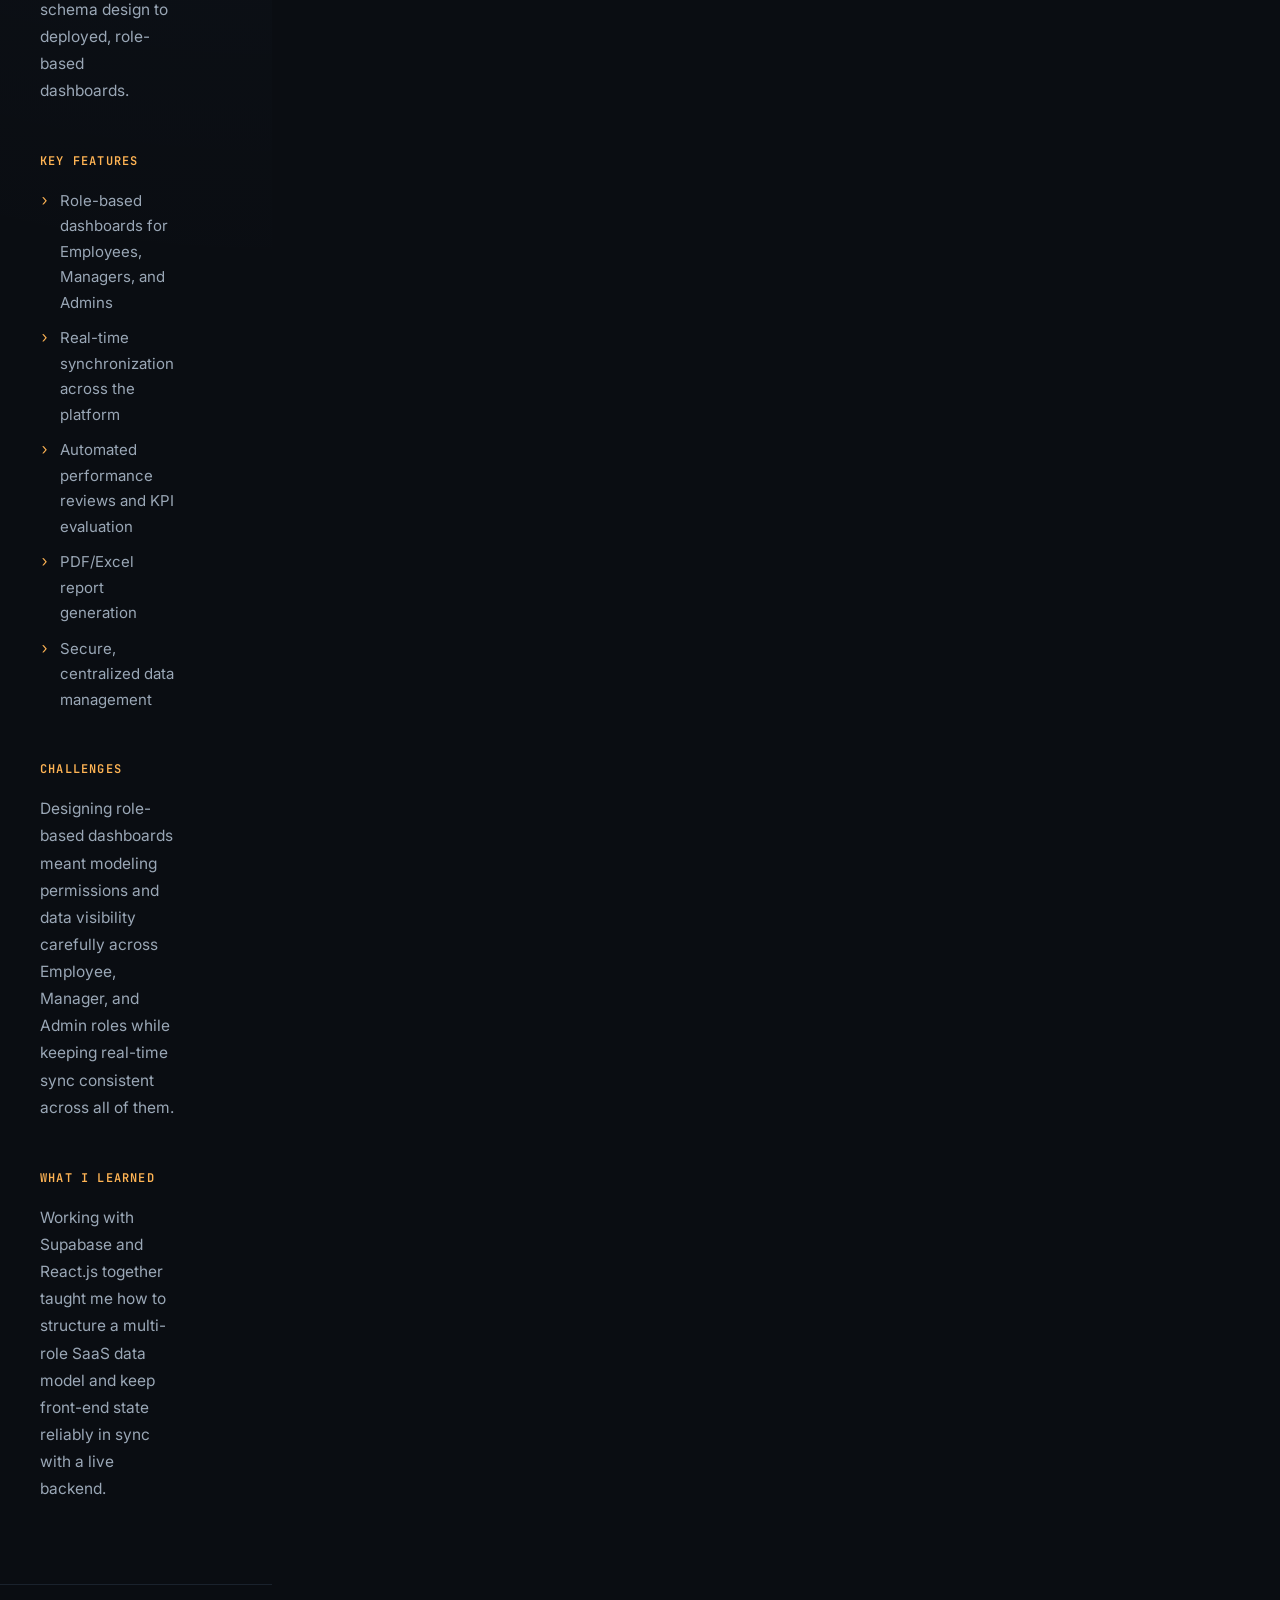
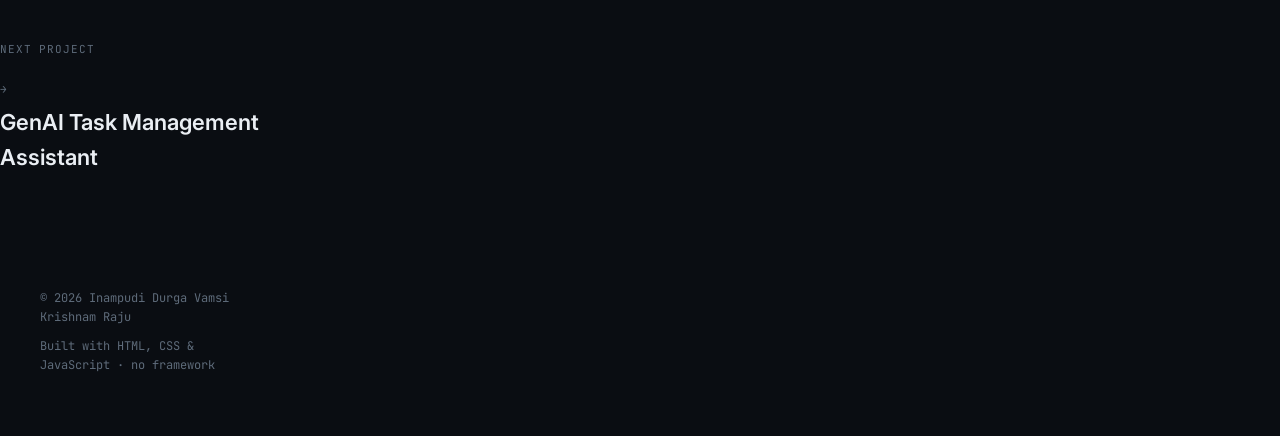
<file: Portifolio/projects/atomsphere.html>
<!DOCTYPE html>
<html lang="en">
<head>
<meta charset="UTF-8">
<meta name="viewport" content="width=device-width, initial-scale=1.0">
<title>AtomSphere Nexus — Vamsi Raju</title>
<meta name="description" content="A multi-role SaaS platform to streamline employee performance management, goal tracking, project monitoring, KPI evaluation, review cycles, and organizational analytics through a centralized system.">
<link rel="icon" href="../assets/favicon.svg" type="image/svg+xml">
<link rel="preconnect" href="https://fonts.googleapis.com">
<link rel="preconnect" href="https://fonts.gstatic.com" crossorigin>
<link href="https://fonts.googleapis.com/css2?family=Space+Grotesk:wght@500;600;700&family=Inter:wght@400;500;600;700&family=JetBrains+Mono:wght@400;500;600&display=swap" rel="stylesheet">
<link rel="stylesheet" href="../styles.css">
</head>
<body>

<div class="scrim" data-scrim></div>

<div class="mobile-bar">
  <div class="brand"><span class="dot pulse"></span><span class="brand-name">IDVKR</span></div>
  <button class="menu-btn" data-menu-toggle aria-label="Open navigation"><span></span></button>
</div>

<div class="app">

  <aside class="sidebar" data-sidebar>
    <div class="sidebar-top">
      <div class="brand"><span class="dot pulse"></span><span class="brand-name">Vamsi&nbsp;Raju</span></div>
      <div class="availability">Open to full-time roles</div>
    </div>

    <nav class="sidebar-nav">
      <a href="../index.html#hero" data-nav-link><span class="idx">00</span> intro</a>
      <a href="../index.html#about" data-nav-link><span class="idx">01</span> about</a>
      <a href="../index.html#experience" data-nav-link><span class="idx">02</span> experience</a>
      <a href="../index.html#projects" data-nav-link class="active"><span class="idx">03</span> projects</a>
      <a href="../index.html#skills" data-nav-link><span class="idx">04</span> skills</a>
      <a href="../index.html#education" data-nav-link><span class="idx">05</span> education</a>
      <a href="../index.html#certifications" data-nav-link><span class="idx">06</span> certifications</a>
      <a href="../index.html#leadership" data-nav-link><span class="idx">07</span> leadership</a>
      <a href="../index.html#contact" data-nav-link><span class="idx">08</span> contact</a>
    </nav>

    <div class="sidebar-session">
      <span class="path">visitor@vamsi:~/projects/atomsphere</span><span class="cursor"></span>
    </div>

    <div class="sidebar-bottom">
      <div class="sidebar-socials">
        <a class="icon-btn" href="https://github.com/Vamsi112-max" target="_blank" rel="noopener" aria-label="GitHub">
          <svg viewBox="0 0 24 24" fill="currentColor"><path d="M12 .5C5.65.5.5 5.65.5 12c0 5.08 3.29 9.39 7.86 10.91.57.1.78-.25.78-.55 0-.27-.01-1.16-.02-2.11-3.2.7-3.87-1.36-3.87-1.36-.53-1.34-1.29-1.7-1.29-1.7-1.05-.72.08-.71.08-.71 1.17.08 1.78 1.2 1.78 1.2 1.03 1.77 2.71 1.26 3.37.96.1-.75.4-1.26.73-1.55-2.55-.29-5.24-1.28-5.24-5.68 0-1.26.45-2.28 1.19-3.09-.12-.29-.52-1.46.11-3.05 0 0 .97-.31 3.18 1.18a11 11 0 0 1 5.79 0c2.2-1.49 3.17-1.18 3.17-1.18.64 1.59.24 2.76.12 3.05.74.81 1.18 1.83 1.18 3.09 0 4.41-2.69 5.38-5.25 5.67.41.36.78 1.08.78 2.17 0 1.57-.01 2.83-.01 3.22 0 .3.2.66.79.55A10.52 10.52 0 0 0 23.5 12C23.5 5.65 18.35.5 12 .5Z"/></svg>
        </a>
        <a class="icon-btn" href="https://linkedin.com/in/inampudi-vamsi" target="_blank" rel="noopener" aria-label="LinkedIn">
          <svg viewBox="0 0 24 24" fill="currentColor"><path d="M4.98 3.5C4.98 4.88 3.9 6 2.5 6S0 4.88 0 3.5 1.12 1 2.5 1s2.48 1.12 2.48 2.5ZM.24 8.24h4.5V23H.24V8.24ZM8.02 8.24h4.31v2.01h.06c.6-1.13 2.07-2.33 4.26-2.33 4.56 0 5.4 3 5.4 6.9V23h-4.5v-6.9c0-1.65-.03-3.77-2.3-3.77-2.3 0-2.65 1.8-2.65 3.65V23h-4.5V8.24Z"/></svg>
        </a>
        <a class="icon-btn" href="mailto:vamsiinampudi01@gmail.com" aria-label="Email">
          <svg viewBox="0 0 24 24" fill="none" stroke="currentColor" stroke-width="1.8"><path d="M3 5h18v14H3V5Z"/><path d="m3 6 9 7 9-7"/></svg>
        </a>
      </div>
      <div class="sidebar-copy">&copy; <span data-year>2026</span> · built without a framework</div>
    </div>
  </aside>

  <main class="main">

    <section class="project-hero">
      <div class="wrap">
        <a class="back-link" href="../index.html#projects">&larr; Back to projects</a>
        <div class="eyebrow">Goal Intelligence & Performance Tracking SaaS Platform</div>
        <h1>AtomSphere Nexus</h1>
        <div class="project-meta-row">
          <span class="project-status live">Live demo</span>
          <span class="tag">React.js</span><span class="tag">Supabase</span><span class="tag">SQL</span><span class="tag">REST API</span>
        </div>
        <p class="lede">A multi-role SaaS platform to streamline employee performance management, goal tracking, project monitoring, KPI evaluation, review cycles, and organizational analytics through a centralized system.</p>
        <div class="project-hero-links">
          <a class="btn btn-primary" href="https://atom-sphere-nexus.vercel.app" target="_blank" rel="noopener">Live demo &rarr;</a><a class="btn btn-ghost" href="https://github.com/Vamsi112-max/AtomSphere-Nexus" target="_blank" rel="noopener">Source on GitHub</a>
        </div>
      </div>
    </section>

    <div class="wrap">
      <div class="detail-grid">
        <div class="detail-main">

          <div class="detail-block">
            <h2>Problem</h2>
            <p>Organizations need a single place to track goals, KPIs, and performance reviews across different roles, instead of scattered spreadsheets and disconnected tools.</p>
          </div>

          <div class="detail-block">
            <h2>My Role</h2>
            <p>I built AtomSphere Nexus end to end — from database schema design to deployed, role-based dashboards.</p>
          </div>

          <div class="detail-block">
            <h2>Key Features</h2>
            <ul>
              <li>Role-based dashboards for Employees, Managers, and Admins</li>
              <li>Real-time synchronization across the platform</li>
              <li>Automated performance reviews and KPI evaluation</li>
              <li>PDF/Excel report generation</li>
              <li>Secure, centralized data management</li>
            </ul>
          </div>

          <div class="detail-block">
            <h2>Challenges</h2>
            <p>Designing role-based dashboards meant modeling permissions and data visibility carefully across Employee, Manager, and Admin roles while keeping real-time sync consistent across all of them.</p>
          </div>

          <div class="detail-block">
            <h2>What I Learned</h2>
            <p>Working with Supabase and React.js together taught me how to structure a multi-role SaaS data model and keep front-end state reliably in sync with a live backend.</p>
          </div>

        </div>

        <div class="detail-side">
          <div class="side-card">
            <h3>Tech Stack</h3>
            <div><span class="tag">React.js</span><span class="tag">Supabase</span><span class="tag">SQL</span><span class="tag">REST API</span></div>
            <div class="side-links">
              <a href="https://atom-sphere-nexus.vercel.app" target="_blank" rel="noopener">&#9679; Live demo</a><a href="https://github.com/Vamsi112-max/AtomSphere-Nexus" target="_blank" rel="noopener">&#9679; Source code</a>
            </div>
          </div>
        </div>
      </div>
    </div>

    <div class="next-project">
      <div>
        <span class="lbl">Next project</span>
      </div>
      <a href="genai-task.html">
        <span class="lbl">&rarr;</span>
        <span class="name">GenAI Task Management Assistant</span>
      </a>
    </div>

    <footer>
      <div class="wrap" style="width:100%; display:flex; justify-content:space-between; flex-wrap:wrap; gap:10px;">
        <span>&copy; <span data-year>2026</span> Inampudi Durga Vamsi Krishnam Raju</span>
        <span>Built with HTML, CSS &amp; JavaScript · no framework</span>
      </div>
    </footer>

  </main>
</div>

<script src="../script.js"></script>
</body>
</html>
</file>
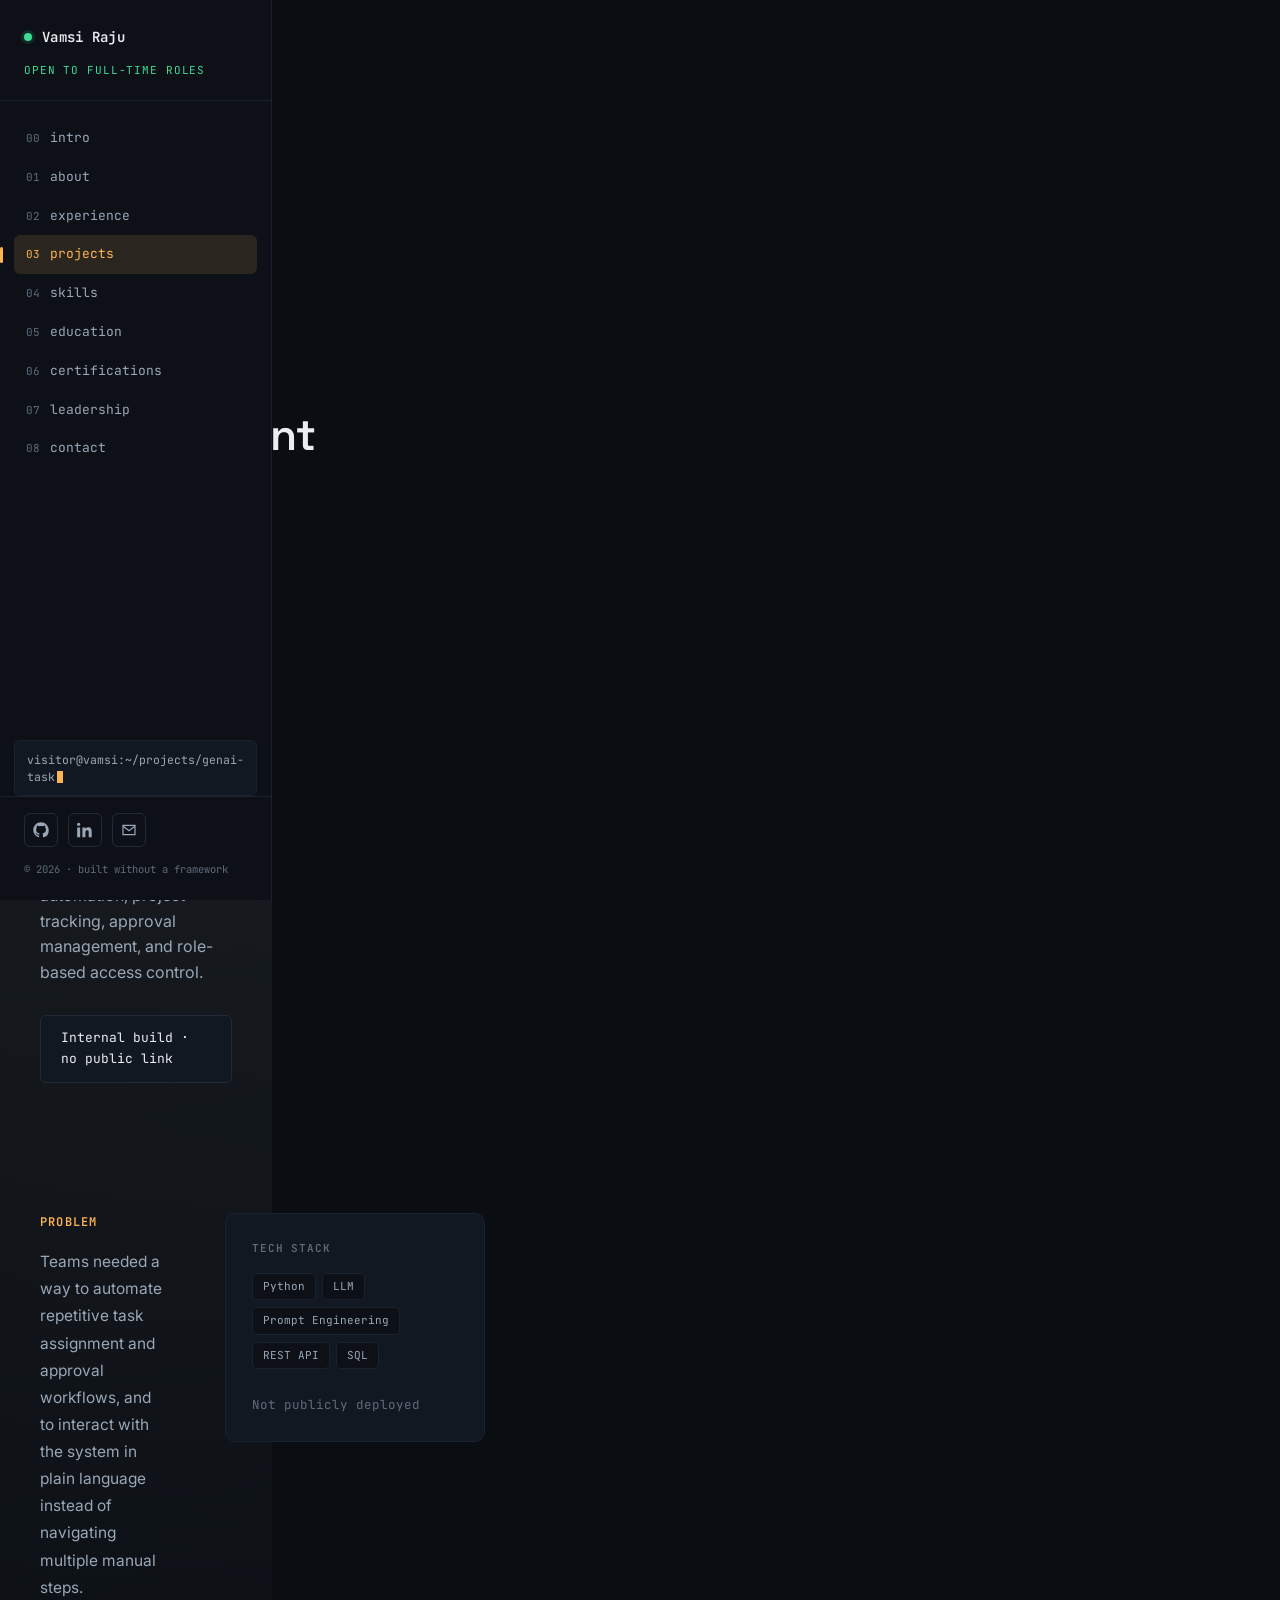
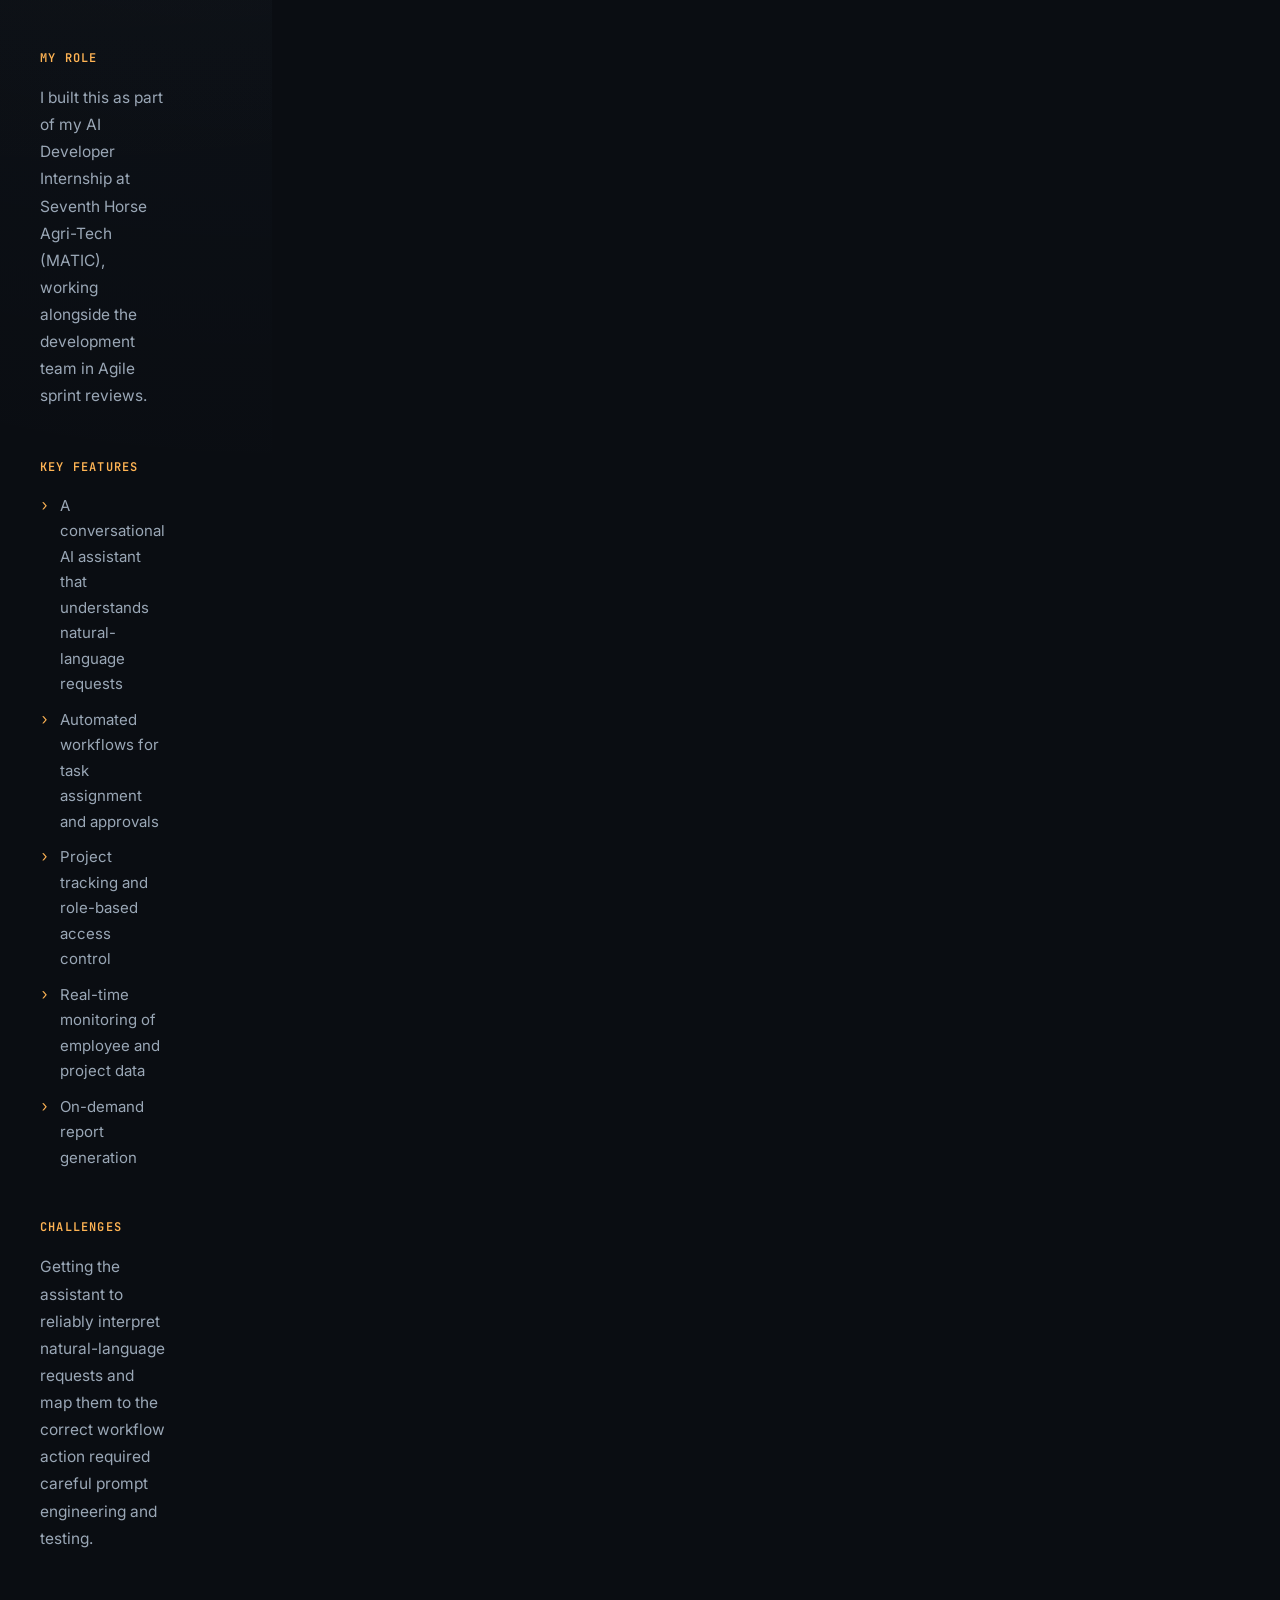
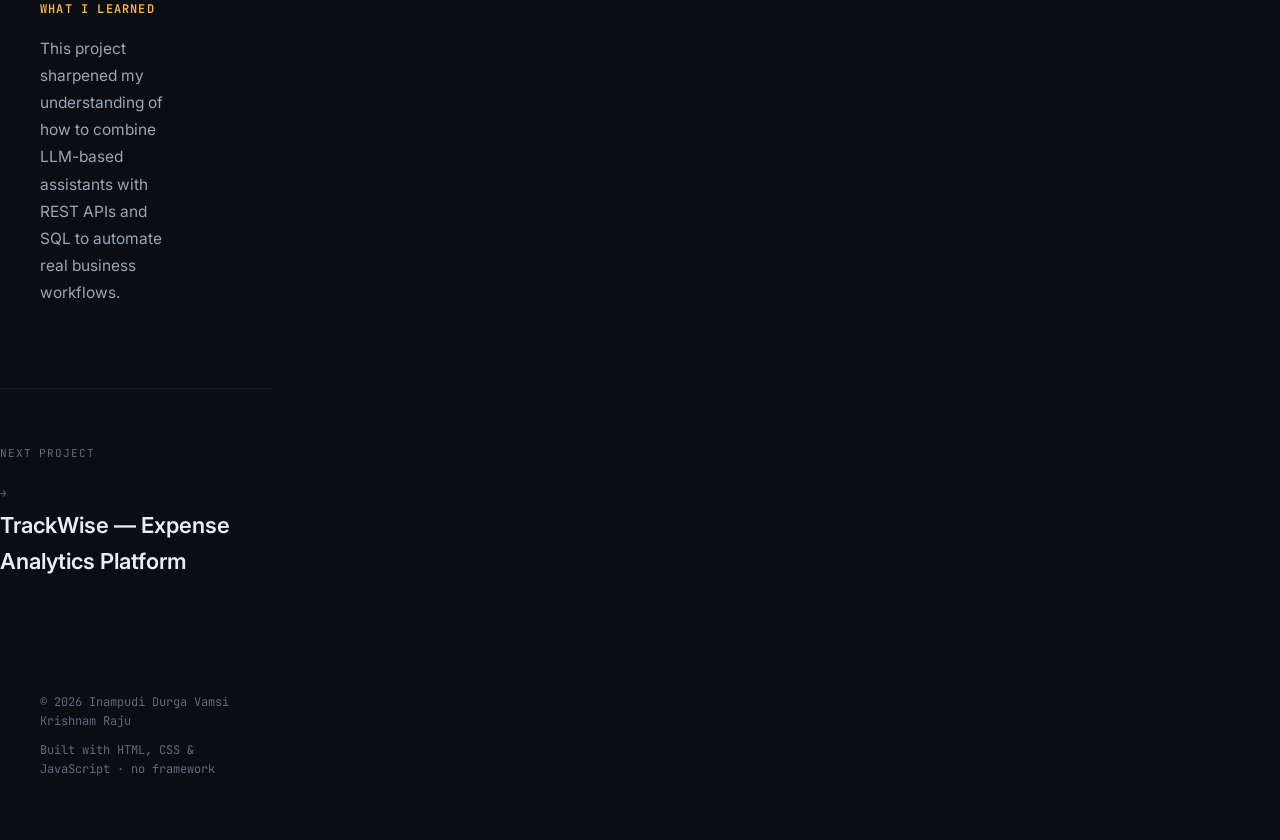
<file: Portifolio/projects/genai-task.html>
<!DOCTYPE html>
<html lang="en">
<head>
<meta charset="UTF-8">
<meta name="viewport" content="width=device-width, initial-scale=1.0">
<title>GenAI Task Management Assistant — Vamsi Raju</title>
<meta name="description" content="An AI-powered enterprise task management platform to streamline company operations through intelligent task assignment, workflow automation, project tracking, approval management, and role-based access control.">
<link rel="icon" href="../assets/favicon.svg" type="image/svg+xml">
<link rel="preconnect" href="https://fonts.googleapis.com">
<link rel="preconnect" href="https://fonts.gstatic.com" crossorigin>
<link href="https://fonts.googleapis.com/css2?family=Space+Grotesk:wght@500;600;700&family=Inter:wght@400;500;600;700&family=JetBrains+Mono:wght@400;500;600&display=swap" rel="stylesheet">
<link rel="stylesheet" href="../styles.css">
</head>
<body>

<div class="scrim" data-scrim></div>

<div class="mobile-bar">
  <div class="brand"><span class="dot pulse"></span><span class="brand-name">IDVKR</span></div>
  <button class="menu-btn" data-menu-toggle aria-label="Open navigation"><span></span></button>
</div>

<div class="app">

  <aside class="sidebar" data-sidebar>
    <div class="sidebar-top">
      <div class="brand"><span class="dot pulse"></span><span class="brand-name">Vamsi&nbsp;Raju</span></div>
      <div class="availability">Open to full-time roles</div>
    </div>

    <nav class="sidebar-nav">
      <a href="../index.html#hero" data-nav-link><span class="idx">00</span> intro</a>
      <a href="../index.html#about" data-nav-link><span class="idx">01</span> about</a>
      <a href="../index.html#experience" data-nav-link><span class="idx">02</span> experience</a>
      <a href="../index.html#projects" data-nav-link class="active"><span class="idx">03</span> projects</a>
      <a href="../index.html#skills" data-nav-link><span class="idx">04</span> skills</a>
      <a href="../index.html#education" data-nav-link><span class="idx">05</span> education</a>
      <a href="../index.html#certifications" data-nav-link><span class="idx">06</span> certifications</a>
      <a href="../index.html#leadership" data-nav-link><span class="idx">07</span> leadership</a>
      <a href="../index.html#contact" data-nav-link><span class="idx">08</span> contact</a>
    </nav>

    <div class="sidebar-session">
      <span class="path">visitor@vamsi:~/projects/genai-task</span><span class="cursor"></span>
    </div>

    <div class="sidebar-bottom">
      <div class="sidebar-socials">
        <a class="icon-btn" href="https://github.com/Vamsi112-max" target="_blank" rel="noopener" aria-label="GitHub">
          <svg viewBox="0 0 24 24" fill="currentColor"><path d="M12 .5C5.65.5.5 5.65.5 12c0 5.08 3.29 9.39 7.86 10.91.57.1.78-.25.78-.55 0-.27-.01-1.16-.02-2.11-3.2.7-3.87-1.36-3.87-1.36-.53-1.34-1.29-1.7-1.29-1.7-1.05-.72.08-.71.08-.71 1.17.08 1.78 1.2 1.78 1.2 1.03 1.77 2.71 1.26 3.37.96.1-.75.4-1.26.73-1.55-2.55-.29-5.24-1.28-5.24-5.68 0-1.26.45-2.28 1.19-3.09-.12-.29-.52-1.46.11-3.05 0 0 .97-.31 3.18 1.18a11 11 0 0 1 5.79 0c2.2-1.49 3.17-1.18 3.17-1.18.64 1.59.24 2.76.12 3.05.74.81 1.18 1.83 1.18 3.09 0 4.41-2.69 5.38-5.25 5.67.41.36.78 1.08.78 2.17 0 1.57-.01 2.83-.01 3.22 0 .3.2.66.79.55A10.52 10.52 0 0 0 23.5 12C23.5 5.65 18.35.5 12 .5Z"/></svg>
        </a>
        <a class="icon-btn" href="https://linkedin.com/in/inampudi-vamsi" target="_blank" rel="noopener" aria-label="LinkedIn">
          <svg viewBox="0 0 24 24" fill="currentColor"><path d="M4.98 3.5C4.98 4.88 3.9 6 2.5 6S0 4.88 0 3.5 1.12 1 2.5 1s2.48 1.12 2.48 2.5ZM.24 8.24h4.5V23H.24V8.24ZM8.02 8.24h4.31v2.01h.06c.6-1.13 2.07-2.33 4.26-2.33 4.56 0 5.4 3 5.4 6.9V23h-4.5v-6.9c0-1.65-.03-3.77-2.3-3.77-2.3 0-2.65 1.8-2.65 3.65V23h-4.5V8.24Z"/></svg>
        </a>
        <a class="icon-btn" href="mailto:vamsiinampudi01@gmail.com" aria-label="Email">
          <svg viewBox="0 0 24 24" fill="none" stroke="currentColor" stroke-width="1.8"><path d="M3 5h18v14H3V5Z"/><path d="m3 6 9 7 9-7"/></svg>
        </a>
      </div>
      <div class="sidebar-copy">&copy; <span data-year>2026</span> · built without a framework</div>
    </div>
  </aside>

  <main class="main">

    <section class="project-hero">
      <div class="wrap">
        <a class="back-link" href="../index.html#projects">&larr; Back to projects</a>
        <div class="eyebrow">AI-Powered Enterprise Task Management</div>
        <h1>GenAI Task Management Assistant</h1>
        <div class="project-meta-row">
          <span class="project-status ">Internal build</span>
          <span class="tag">Python</span><span class="tag">LLM</span><span class="tag">Prompt Engineering</span><span class="tag">REST API</span><span class="tag">SQL</span>
        </div>
        <p class="lede">An AI-powered enterprise task management platform to streamline company operations through intelligent task assignment, workflow automation, project tracking, approval management, and role-based access control.</p>
        <div class="project-hero-links">
          <span class="btn btn-ghost" style="cursor:default;">Internal build · no public link</span>
        </div>
      </div>
    </section>

    <div class="wrap">
      <div class="detail-grid">
        <div class="detail-main">

          <div class="detail-block">
            <h2>Problem</h2>
            <p>Teams needed a way to automate repetitive task assignment and approval workflows, and to interact with the system in plain language instead of navigating multiple manual steps.</p>
          </div>

          <div class="detail-block">
            <h2>My Role</h2>
            <p>I built this as part of my AI Developer Internship at Seventh Horse Agri-Tech (MATIC), working alongside the development team in Agile sprint reviews.</p>
          </div>

          <div class="detail-block">
            <h2>Key Features</h2>
            <ul>
              <li>A conversational AI assistant that understands natural-language requests</li>
              <li>Automated workflows for task assignment and approvals</li>
              <li>Project tracking and role-based access control</li>
              <li>Real-time monitoring of employee and project data</li>
              <li>On-demand report generation</li>
            </ul>
          </div>

          <div class="detail-block">
            <h2>Challenges</h2>
            <p>Getting the assistant to reliably interpret natural-language requests and map them to the correct workflow action required careful prompt engineering and testing.</p>
          </div>

          <div class="detail-block">
            <h2>What I Learned</h2>
            <p>This project sharpened my understanding of how to combine LLM-based assistants with REST APIs and SQL to automate real business workflows.</p>
          </div>

        </div>

        <div class="detail-side">
          <div class="side-card">
            <h3>Tech Stack</h3>
            <div><span class="tag">Python</span><span class="tag">LLM</span><span class="tag">Prompt Engineering</span><span class="tag">REST API</span><span class="tag">SQL</span></div>
            <div class="side-links">
              <span style="font-family:var(--font-mono); font-size:12.5px; color:var(--text-faint);">Not publicly deployed</span>
            </div>
          </div>
        </div>
      </div>
    </div>

    <div class="next-project">
      <div>
        <span class="lbl">Next project</span>
      </div>
      <a href="trackwise.html">
        <span class="lbl">&rarr;</span>
        <span class="name">TrackWise — Expense Analytics Platform</span>
      </a>
    </div>

    <footer>
      <div class="wrap" style="width:100%; display:flex; justify-content:space-between; flex-wrap:wrap; gap:10px;">
        <span>&copy; <span data-year>2026</span> Inampudi Durga Vamsi Krishnam Raju</span>
        <span>Built with HTML, CSS &amp; JavaScript · no framework</span>
      </div>
    </footer>

  </main>
</div>

<script src="../script.js"></script>
</body>
</html>
</file>
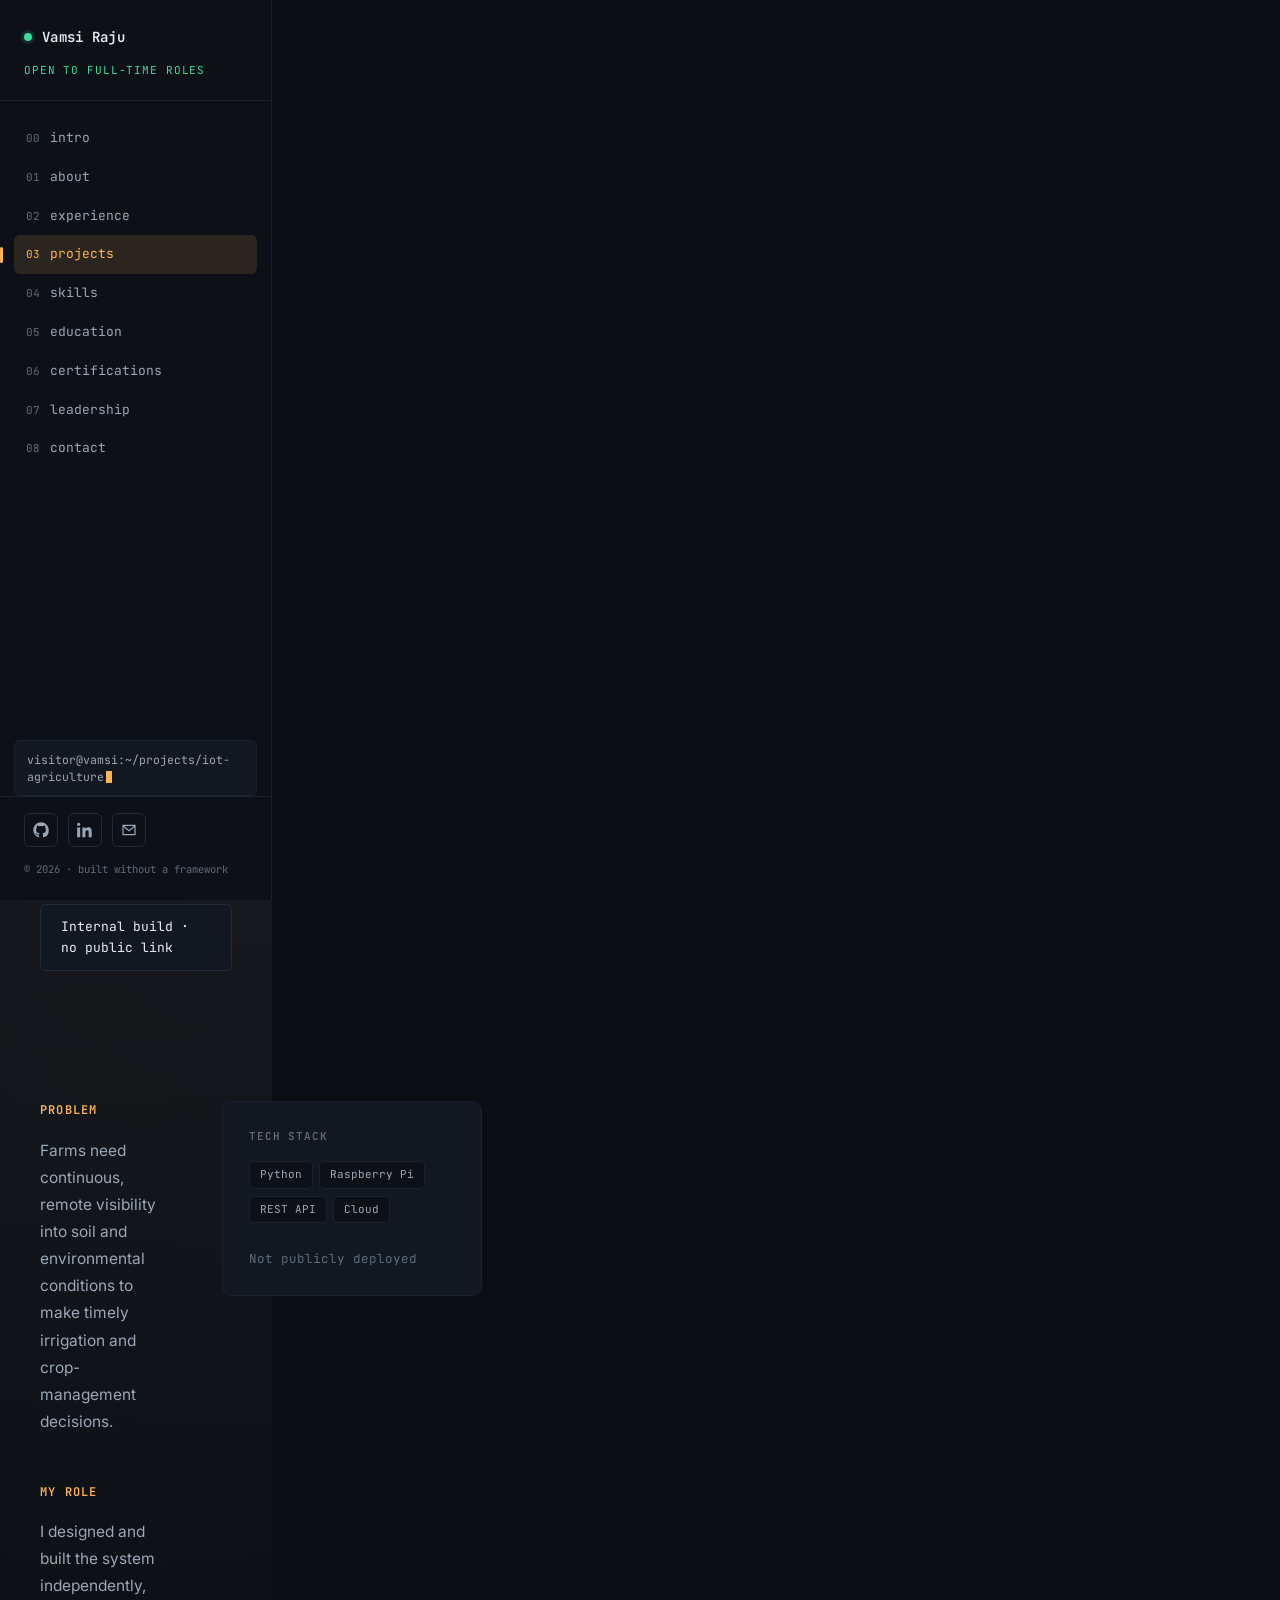
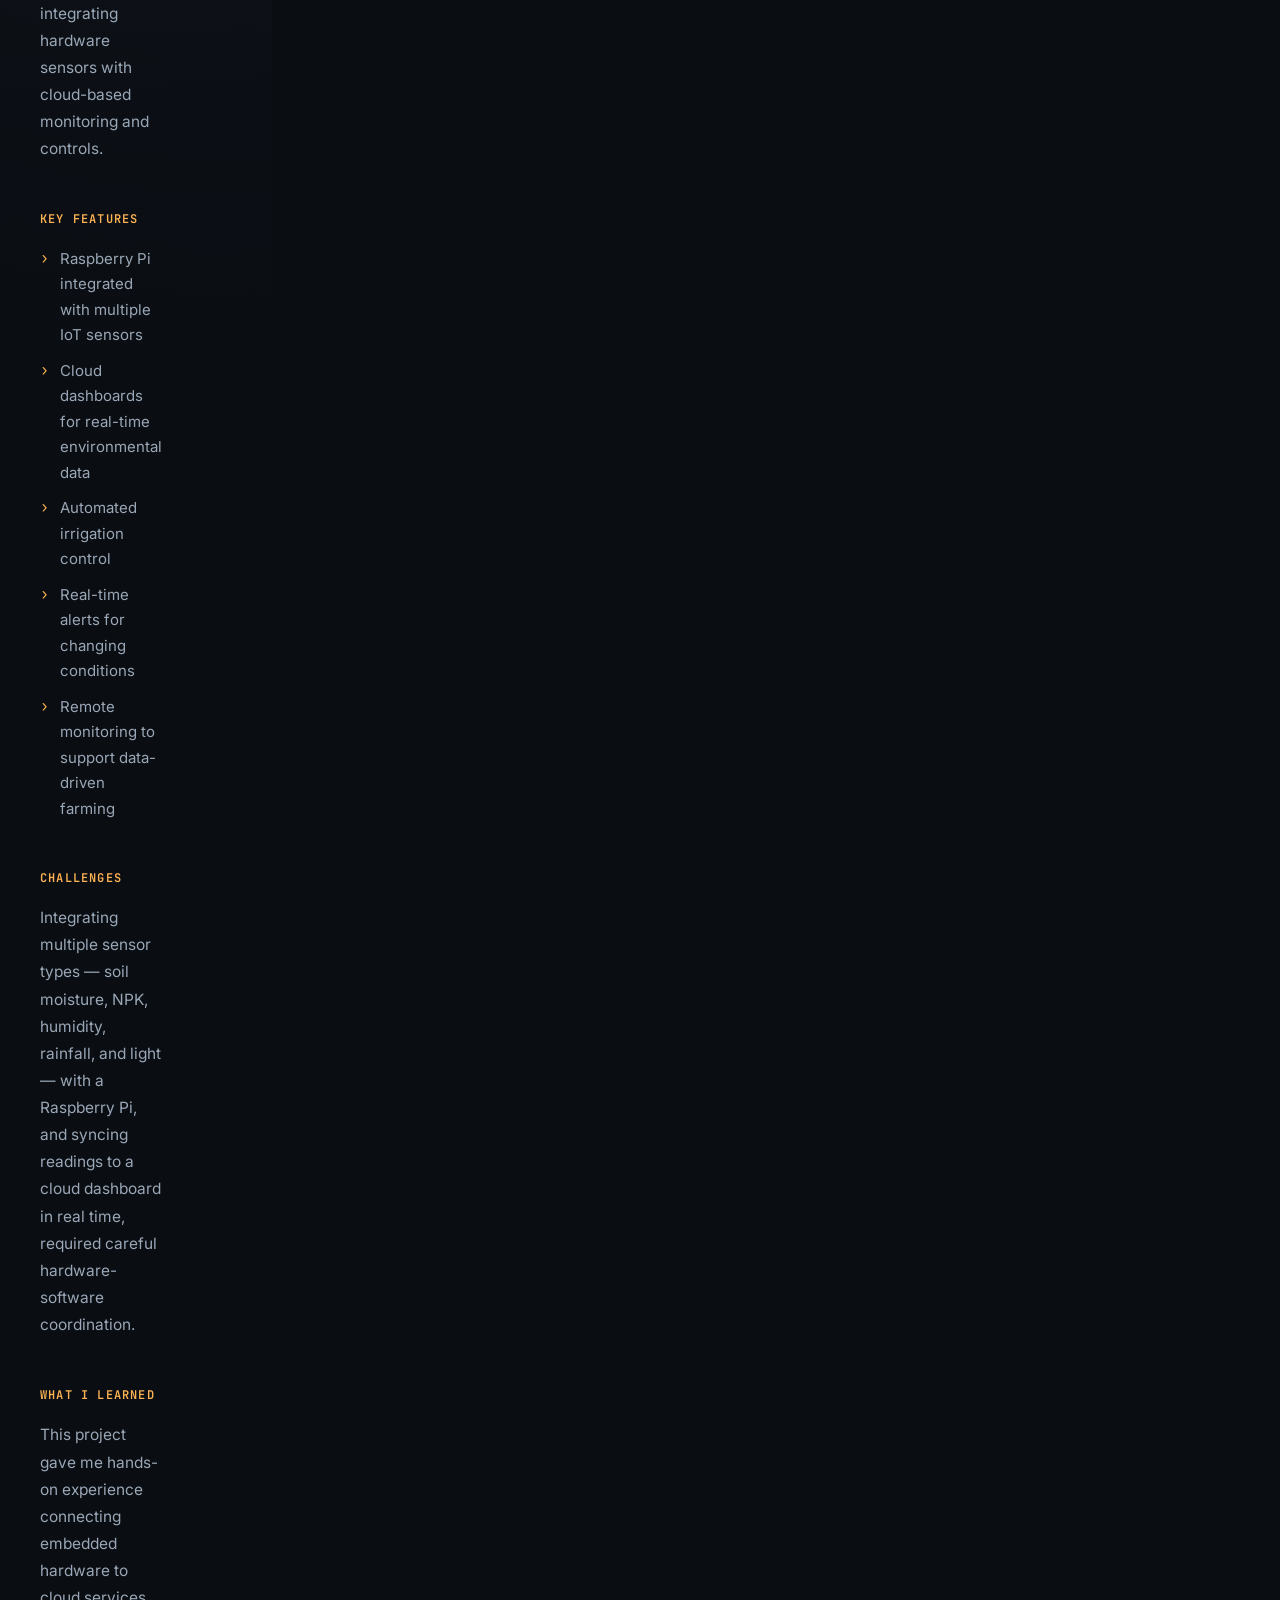
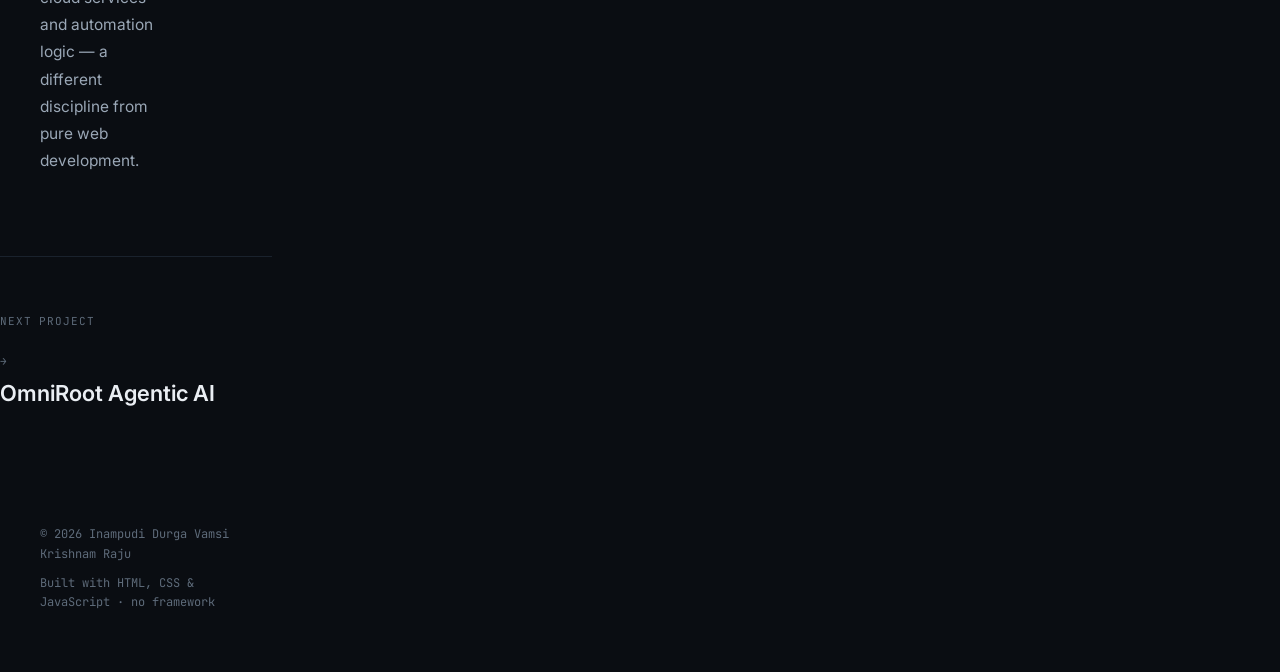
<file: Portifolio/projects/iot-agriculture.html>
<!DOCTYPE html>
<html lang="en">
<head>
<meta charset="UTF-8">
<meta name="viewport" content="width=device-width, initial-scale=1.0">
<title>IoT Smart Agriculture System — Vamsi Raju</title>
<meta name="description" content="An IoT-based smart agriculture platform monitoring soil moisture, temperature, humidity, rainfall, water level, NPK nutrients, and light intensity for intelligent crop management.">
<link rel="icon" href="../assets/favicon.svg" type="image/svg+xml">
<link rel="preconnect" href="https://fonts.googleapis.com">
<link rel="preconnect" href="https://fonts.gstatic.com" crossorigin>
<link href="https://fonts.googleapis.com/css2?family=Space+Grotesk:wght@500;600;700&family=Inter:wght@400;500;600;700&family=JetBrains+Mono:wght@400;500;600&display=swap" rel="stylesheet">
<link rel="stylesheet" href="../styles.css">
</head>
<body>

<div class="scrim" data-scrim></div>

<div class="mobile-bar">
  <div class="brand"><span class="dot pulse"></span><span class="brand-name">IDVKR</span></div>
  <button class="menu-btn" data-menu-toggle aria-label="Open navigation"><span></span></button>
</div>

<div class="app">

  <aside class="sidebar" data-sidebar>
    <div class="sidebar-top">
      <div class="brand"><span class="dot pulse"></span><span class="brand-name">Vamsi&nbsp;Raju</span></div>
      <div class="availability">Open to full-time roles</div>
    </div>

    <nav class="sidebar-nav">
      <a href="../index.html#hero" data-nav-link><span class="idx">00</span> intro</a>
      <a href="../index.html#about" data-nav-link><span class="idx">01</span> about</a>
      <a href="../index.html#experience" data-nav-link><span class="idx">02</span> experience</a>
      <a href="../index.html#projects" data-nav-link class="active"><span class="idx">03</span> projects</a>
      <a href="../index.html#skills" data-nav-link><span class="idx">04</span> skills</a>
      <a href="../index.html#education" data-nav-link><span class="idx">05</span> education</a>
      <a href="../index.html#certifications" data-nav-link><span class="idx">06</span> certifications</a>
      <a href="../index.html#leadership" data-nav-link><span class="idx">07</span> leadership</a>
      <a href="../index.html#contact" data-nav-link><span class="idx">08</span> contact</a>
    </nav>

    <div class="sidebar-session">
      <span class="path">visitor@vamsi:~/projects/iot-agriculture</span><span class="cursor"></span>
    </div>

    <div class="sidebar-bottom">
      <div class="sidebar-socials">
        <a class="icon-btn" href="https://github.com/Vamsi112-max" target="_blank" rel="noopener" aria-label="GitHub">
          <svg viewBox="0 0 24 24" fill="currentColor"><path d="M12 .5C5.65.5.5 5.65.5 12c0 5.08 3.29 9.39 7.86 10.91.57.1.78-.25.78-.55 0-.27-.01-1.16-.02-2.11-3.2.7-3.87-1.36-3.87-1.36-.53-1.34-1.29-1.7-1.29-1.7-1.05-.72.08-.71.08-.71 1.17.08 1.78 1.2 1.78 1.2 1.03 1.77 2.71 1.26 3.37.96.1-.75.4-1.26.73-1.55-2.55-.29-5.24-1.28-5.24-5.68 0-1.26.45-2.28 1.19-3.09-.12-.29-.52-1.46.11-3.05 0 0 .97-.31 3.18 1.18a11 11 0 0 1 5.79 0c2.2-1.49 3.17-1.18 3.17-1.18.64 1.59.24 2.76.12 3.05.74.81 1.18 1.83 1.18 3.09 0 4.41-2.69 5.38-5.25 5.67.41.36.78 1.08.78 2.17 0 1.57-.01 2.83-.01 3.22 0 .3.2.66.79.55A10.52 10.52 0 0 0 23.5 12C23.5 5.65 18.35.5 12 .5Z"/></svg>
        </a>
        <a class="icon-btn" href="https://linkedin.com/in/inampudi-vamsi" target="_blank" rel="noopener" aria-label="LinkedIn">
          <svg viewBox="0 0 24 24" fill="currentColor"><path d="M4.98 3.5C4.98 4.88 3.9 6 2.5 6S0 4.88 0 3.5 1.12 1 2.5 1s2.48 1.12 2.48 2.5ZM.24 8.24h4.5V23H.24V8.24ZM8.02 8.24h4.31v2.01h.06c.6-1.13 2.07-2.33 4.26-2.33 4.56 0 5.4 3 5.4 6.9V23h-4.5v-6.9c0-1.65-.03-3.77-2.3-3.77-2.3 0-2.65 1.8-2.65 3.65V23h-4.5V8.24Z"/></svg>
        </a>
        <a class="icon-btn" href="mailto:vamsiinampudi01@gmail.com" aria-label="Email">
          <svg viewBox="0 0 24 24" fill="none" stroke="currentColor" stroke-width="1.8"><path d="M3 5h18v14H3V5Z"/><path d="m3 6 9 7 9-7"/></svg>
        </a>
      </div>
      <div class="sidebar-copy">&copy; <span data-year>2026</span> · built without a framework</div>
    </div>
  </aside>

  <main class="main">

    <section class="project-hero">
      <div class="wrap">
        <a class="back-link" href="../index.html#projects">&larr; Back to projects</a>
        <div class="eyebrow">Sensor-Driven Crop Monitoring</div>
        <h1>IoT Smart Agriculture System</h1>
        <div class="project-meta-row">
          <span class="project-status ">Hardware + Cloud</span>
          <span class="tag">Python</span><span class="tag">Raspberry Pi</span><span class="tag">REST API</span><span class="tag">Cloud</span>
        </div>
        <p class="lede">An IoT-based smart agriculture platform monitoring soil moisture, temperature, humidity, rainfall, water level, NPK nutrients, and light intensity for intelligent crop management.</p>
        <div class="project-hero-links">
          <span class="btn btn-ghost" style="cursor:default;">Internal build · no public link</span>
        </div>
      </div>
    </section>

    <div class="wrap">
      <div class="detail-grid">
        <div class="detail-main">

          <div class="detail-block">
            <h2>Problem</h2>
            <p>Farms need continuous, remote visibility into soil and environmental conditions to make timely irrigation and crop-management decisions.</p>
          </div>

          <div class="detail-block">
            <h2>My Role</h2>
            <p>I designed and built the system independently, integrating hardware sensors with cloud-based monitoring and controls.</p>
          </div>

          <div class="detail-block">
            <h2>Key Features</h2>
            <ul>
              <li>Raspberry Pi integrated with multiple IoT sensors</li>
              <li>Cloud dashboards for real-time environmental data</li>
              <li>Automated irrigation control</li>
              <li>Real-time alerts for changing conditions</li>
              <li>Remote monitoring to support data-driven farming</li>
            </ul>
          </div>

          <div class="detail-block">
            <h2>Challenges</h2>
            <p>Integrating multiple sensor types — soil moisture, NPK, humidity, rainfall, and light — with a Raspberry Pi, and syncing readings to a cloud dashboard in real time, required careful hardware-software coordination.</p>
          </div>

          <div class="detail-block">
            <h2>What I Learned</h2>
            <p>This project gave me hands-on experience connecting embedded hardware to cloud services and automation logic — a different discipline from pure web development.</p>
          </div>

        </div>

        <div class="detail-side">
          <div class="side-card">
            <h3>Tech Stack</h3>
            <div><span class="tag">Python</span><span class="tag">Raspberry Pi</span><span class="tag">REST API</span><span class="tag">Cloud</span></div>
            <div class="side-links">
              <span style="font-family:var(--font-mono); font-size:12.5px; color:var(--text-faint);">Not publicly deployed</span>
            </div>
          </div>
        </div>
      </div>
    </div>

    <div class="next-project">
      <div>
        <span class="lbl">Next project</span>
      </div>
      <a href="omniroot.html">
        <span class="lbl">&rarr;</span>
        <span class="name">OmniRoot Agentic AI</span>
      </a>
    </div>

    <footer>
      <div class="wrap" style="width:100%; display:flex; justify-content:space-between; flex-wrap:wrap; gap:10px;">
        <span>&copy; <span data-year>2026</span> Inampudi Durga Vamsi Krishnam Raju</span>
        <span>Built with HTML, CSS &amp; JavaScript · no framework</span>
      </div>
    </footer>

  </main>
</div>

<script src="../script.js"></script>
</body>
</html>
</file>
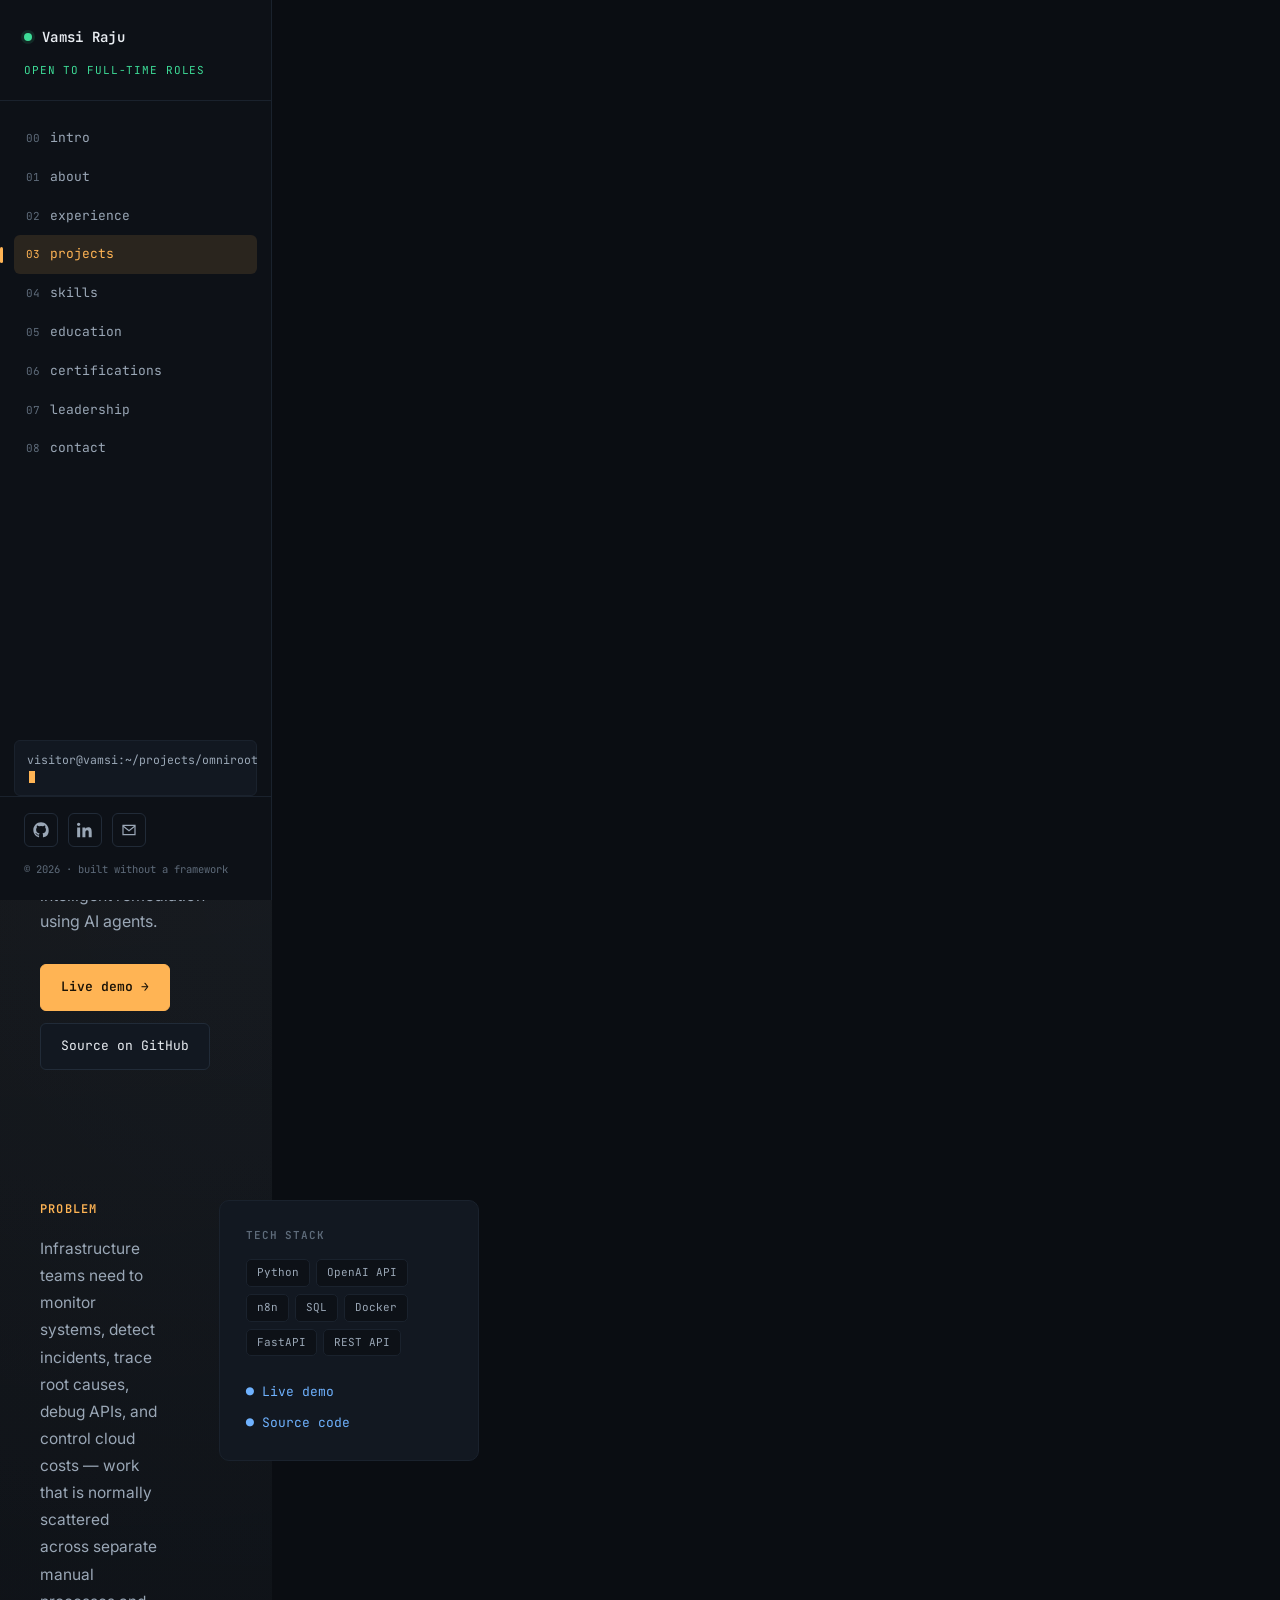
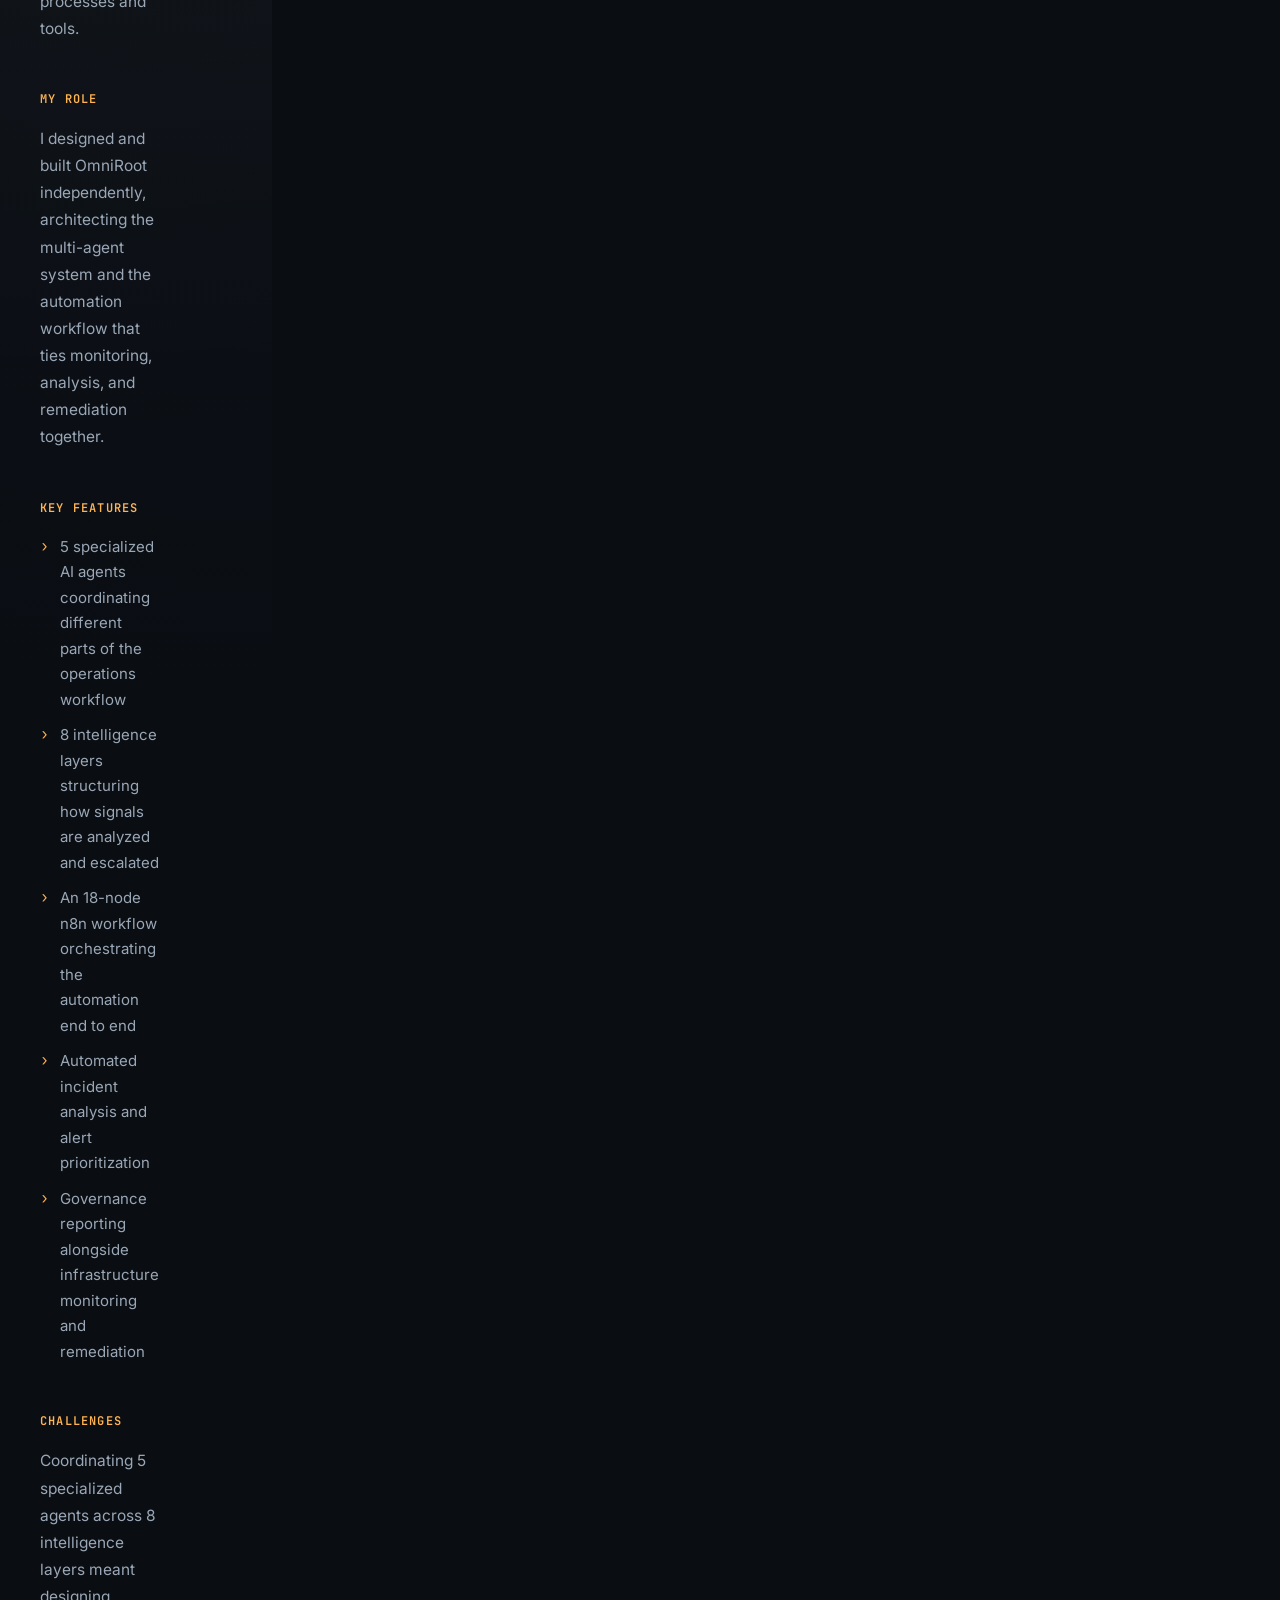
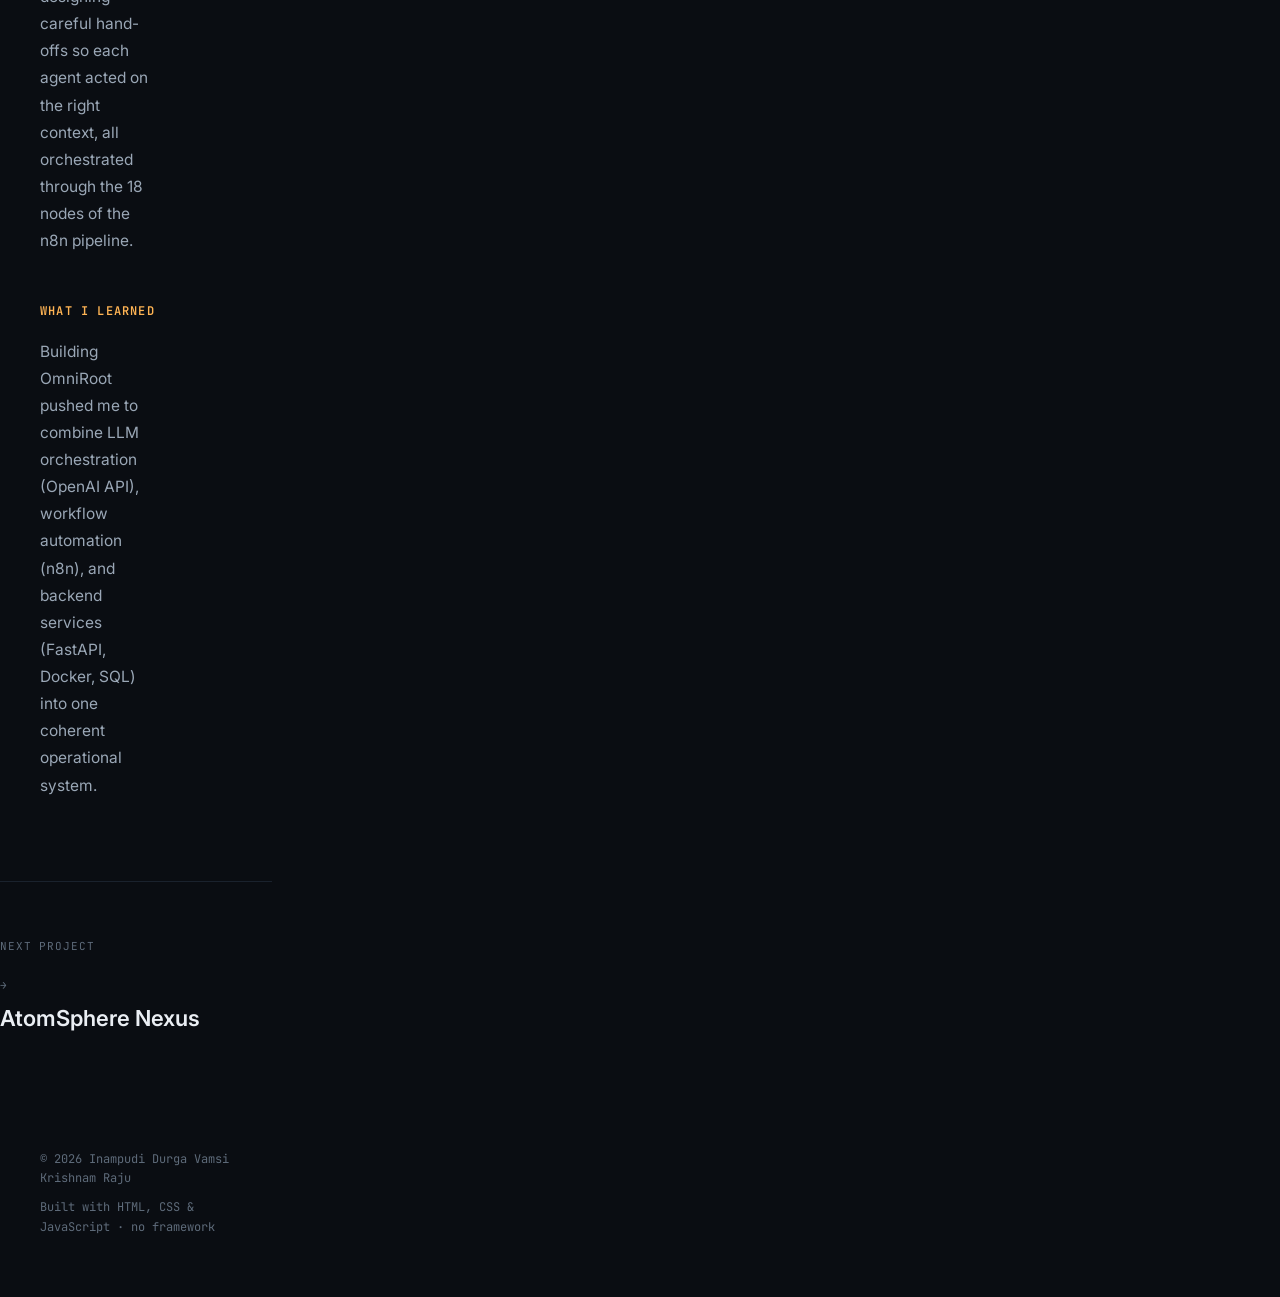
<file: Portifolio/projects/omniroot.html>
<!DOCTYPE html>
<html lang="en">
<head>
<meta charset="UTF-8">
<meta name="viewport" content="width=device-width, initial-scale=1.0">
<title>OmniRoot Agentic AI — Vamsi Raju</title>
<meta name="description" content="An enterprise AIOps platform automating infrastructure monitoring, incident detection, root cause analysis, API debugging, cloud cost optimization, security monitoring, and intelligent remediation using AI agents.">
<link rel="icon" href="../assets/favicon.svg" type="image/svg+xml">
<link rel="preconnect" href="https://fonts.googleapis.com">
<link rel="preconnect" href="https://fonts.gstatic.com" crossorigin>
<link href="https://fonts.googleapis.com/css2?family=Space+Grotesk:wght@500;600;700&family=Inter:wght@400;500;600;700&family=JetBrains+Mono:wght@400;500;600&display=swap" rel="stylesheet">
<link rel="stylesheet" href="../styles.css">
</head>
<body>

<div class="scrim" data-scrim></div>

<div class="mobile-bar">
  <div class="brand"><span class="dot pulse"></span><span class="brand-name">IDVKR</span></div>
  <button class="menu-btn" data-menu-toggle aria-label="Open navigation"><span></span></button>
</div>

<div class="app">

  <aside class="sidebar" data-sidebar>
    <div class="sidebar-top">
      <div class="brand"><span class="dot pulse"></span><span class="brand-name">Vamsi&nbsp;Raju</span></div>
      <div class="availability">Open to full-time roles</div>
    </div>

    <nav class="sidebar-nav">
      <a href="../index.html#hero" data-nav-link><span class="idx">00</span> intro</a>
      <a href="../index.html#about" data-nav-link><span class="idx">01</span> about</a>
      <a href="../index.html#experience" data-nav-link><span class="idx">02</span> experience</a>
      <a href="../index.html#projects" data-nav-link class="active"><span class="idx">03</span> projects</a>
      <a href="../index.html#skills" data-nav-link><span class="idx">04</span> skills</a>
      <a href="../index.html#education" data-nav-link><span class="idx">05</span> education</a>
      <a href="../index.html#certifications" data-nav-link><span class="idx">06</span> certifications</a>
      <a href="../index.html#leadership" data-nav-link><span class="idx">07</span> leadership</a>
      <a href="../index.html#contact" data-nav-link><span class="idx">08</span> contact</a>
    </nav>

    <div class="sidebar-session">
      <span class="path">visitor@vamsi:~/projects/omniroot</span><span class="cursor"></span>
    </div>

    <div class="sidebar-bottom">
      <div class="sidebar-socials">
        <a class="icon-btn" href="https://github.com/Vamsi112-max" target="_blank" rel="noopener" aria-label="GitHub">
          <svg viewBox="0 0 24 24" fill="currentColor"><path d="M12 .5C5.65.5.5 5.65.5 12c0 5.08 3.29 9.39 7.86 10.91.57.1.78-.25.78-.55 0-.27-.01-1.16-.02-2.11-3.2.7-3.87-1.36-3.87-1.36-.53-1.34-1.29-1.7-1.29-1.7-1.05-.72.08-.71.08-.71 1.17.08 1.78 1.2 1.78 1.2 1.03 1.77 2.71 1.26 3.37.96.1-.75.4-1.26.73-1.55-2.55-.29-5.24-1.28-5.24-5.68 0-1.26.45-2.28 1.19-3.09-.12-.29-.52-1.46.11-3.05 0 0 .97-.31 3.18 1.18a11 11 0 0 1 5.79 0c2.2-1.49 3.17-1.18 3.17-1.18.64 1.59.24 2.76.12 3.05.74.81 1.18 1.83 1.18 3.09 0 4.41-2.69 5.38-5.25 5.67.41.36.78 1.08.78 2.17 0 1.57-.01 2.83-.01 3.22 0 .3.2.66.79.55A10.52 10.52 0 0 0 23.5 12C23.5 5.65 18.35.5 12 .5Z"/></svg>
        </a>
        <a class="icon-btn" href="https://linkedin.com/in/inampudi-vamsi" target="_blank" rel="noopener" aria-label="LinkedIn">
          <svg viewBox="0 0 24 24" fill="currentColor"><path d="M4.98 3.5C4.98 4.88 3.9 6 2.5 6S0 4.88 0 3.5 1.12 1 2.5 1s2.48 1.12 2.48 2.5ZM.24 8.24h4.5V23H.24V8.24ZM8.02 8.24h4.31v2.01h.06c.6-1.13 2.07-2.33 4.26-2.33 4.56 0 5.4 3 5.4 6.9V23h-4.5v-6.9c0-1.65-.03-3.77-2.3-3.77-2.3 0-2.65 1.8-2.65 3.65V23h-4.5V8.24Z"/></svg>
        </a>
        <a class="icon-btn" href="mailto:vamsiinampudi01@gmail.com" aria-label="Email">
          <svg viewBox="0 0 24 24" fill="none" stroke="currentColor" stroke-width="1.8"><path d="M3 5h18v14H3V5Z"/><path d="m3 6 9 7 9-7"/></svg>
        </a>
      </div>
      <div class="sidebar-copy">&copy; <span data-year>2026</span> · built without a framework</div>
    </div>
  </aside>

  <main class="main">

    <section class="project-hero">
      <div class="wrap">
        <a class="back-link" href="../index.html#projects">&larr; Back to projects</a>
        <div class="eyebrow">Autonomous Infrastructure Intelligence Platform</div>
        <h1>OmniRoot Agentic AI</h1>
        <div class="project-meta-row">
          <span class="project-status live">Live demo</span>
          <span class="tag">Python</span><span class="tag">OpenAI API</span><span class="tag">n8n</span><span class="tag">SQL</span><span class="tag">Docker</span><span class="tag">FastAPI</span><span class="tag">REST API</span>
        </div>
        <p class="lede">An enterprise AIOps platform automating infrastructure monitoring, incident detection, root cause analysis, API debugging, cloud cost optimization, security monitoring, and intelligent remediation using AI agents.</p>
        <div class="project-hero-links">
          <a class="btn btn-primary" href="https://omniroot-agentic-ai.vercel.app" target="_blank" rel="noopener">Live demo &rarr;</a><a class="btn btn-ghost" href="https://github.com/Vamsi112-max/OmniRoot-AI" target="_blank" rel="noopener">Source on GitHub</a>
        </div>
      </div>
    </section>

    <div class="wrap">
      <div class="detail-grid">
        <div class="detail-main">

          <div class="detail-block">
            <h2>Problem</h2>
            <p>Infrastructure teams need to monitor systems, detect incidents, trace root causes, debug APIs, and control cloud costs — work that is normally scattered across separate manual processes and tools.</p>
          </div>

          <div class="detail-block">
            <h2>My Role</h2>
            <p>I designed and built OmniRoot independently, architecting the multi-agent system and the automation workflow that ties monitoring, analysis, and remediation together.</p>
          </div>

          <div class="detail-block">
            <h2>Key Features</h2>
            <ul>
              <li>5 specialized AI agents coordinating different parts of the operations workflow</li>
              <li>8 intelligence layers structuring how signals are analyzed and escalated</li>
              <li>An 18-node n8n workflow orchestrating the automation end to end</li>
              <li>Automated incident analysis and alert prioritization</li>
              <li>Governance reporting alongside infrastructure monitoring and remediation</li>
            </ul>
          </div>

          <div class="detail-block">
            <h2>Challenges</h2>
            <p>Coordinating 5 specialized agents across 8 intelligence layers meant designing careful hand-offs so each agent acted on the right context, all orchestrated through the 18 nodes of the n8n pipeline.</p>
          </div>

          <div class="detail-block">
            <h2>What I Learned</h2>
            <p>Building OmniRoot pushed me to combine LLM orchestration (OpenAI API), workflow automation (n8n), and backend services (FastAPI, Docker, SQL) into one coherent operational system.</p>
          </div>

        </div>

        <div class="detail-side">
          <div class="side-card">
            <h3>Tech Stack</h3>
            <div><span class="tag">Python</span><span class="tag">OpenAI API</span><span class="tag">n8n</span><span class="tag">SQL</span><span class="tag">Docker</span><span class="tag">FastAPI</span><span class="tag">REST API</span></div>
            <div class="side-links">
              <a href="https://omniroot-agentic-ai.vercel.app" target="_blank" rel="noopener">&#9679; Live demo</a><a href="https://github.com/Vamsi112-max/OmniRoot-AI" target="_blank" rel="noopener">&#9679; Source code</a>
            </div>
          </div>
        </div>
      </div>
    </div>

    <div class="next-project">
      <div>
        <span class="lbl">Next project</span>
      </div>
      <a href="atomsphere.html">
        <span class="lbl">&rarr;</span>
        <span class="name">AtomSphere Nexus</span>
      </a>
    </div>

    <footer>
      <div class="wrap" style="width:100%; display:flex; justify-content:space-between; flex-wrap:wrap; gap:10px;">
        <span>&copy; <span data-year>2026</span> Inampudi Durga Vamsi Krishnam Raju</span>
        <span>Built with HTML, CSS &amp; JavaScript · no framework</span>
      </div>
    </footer>

  </main>
</div>

<script src="../script.js"></script>
</body>
</html>
</file>
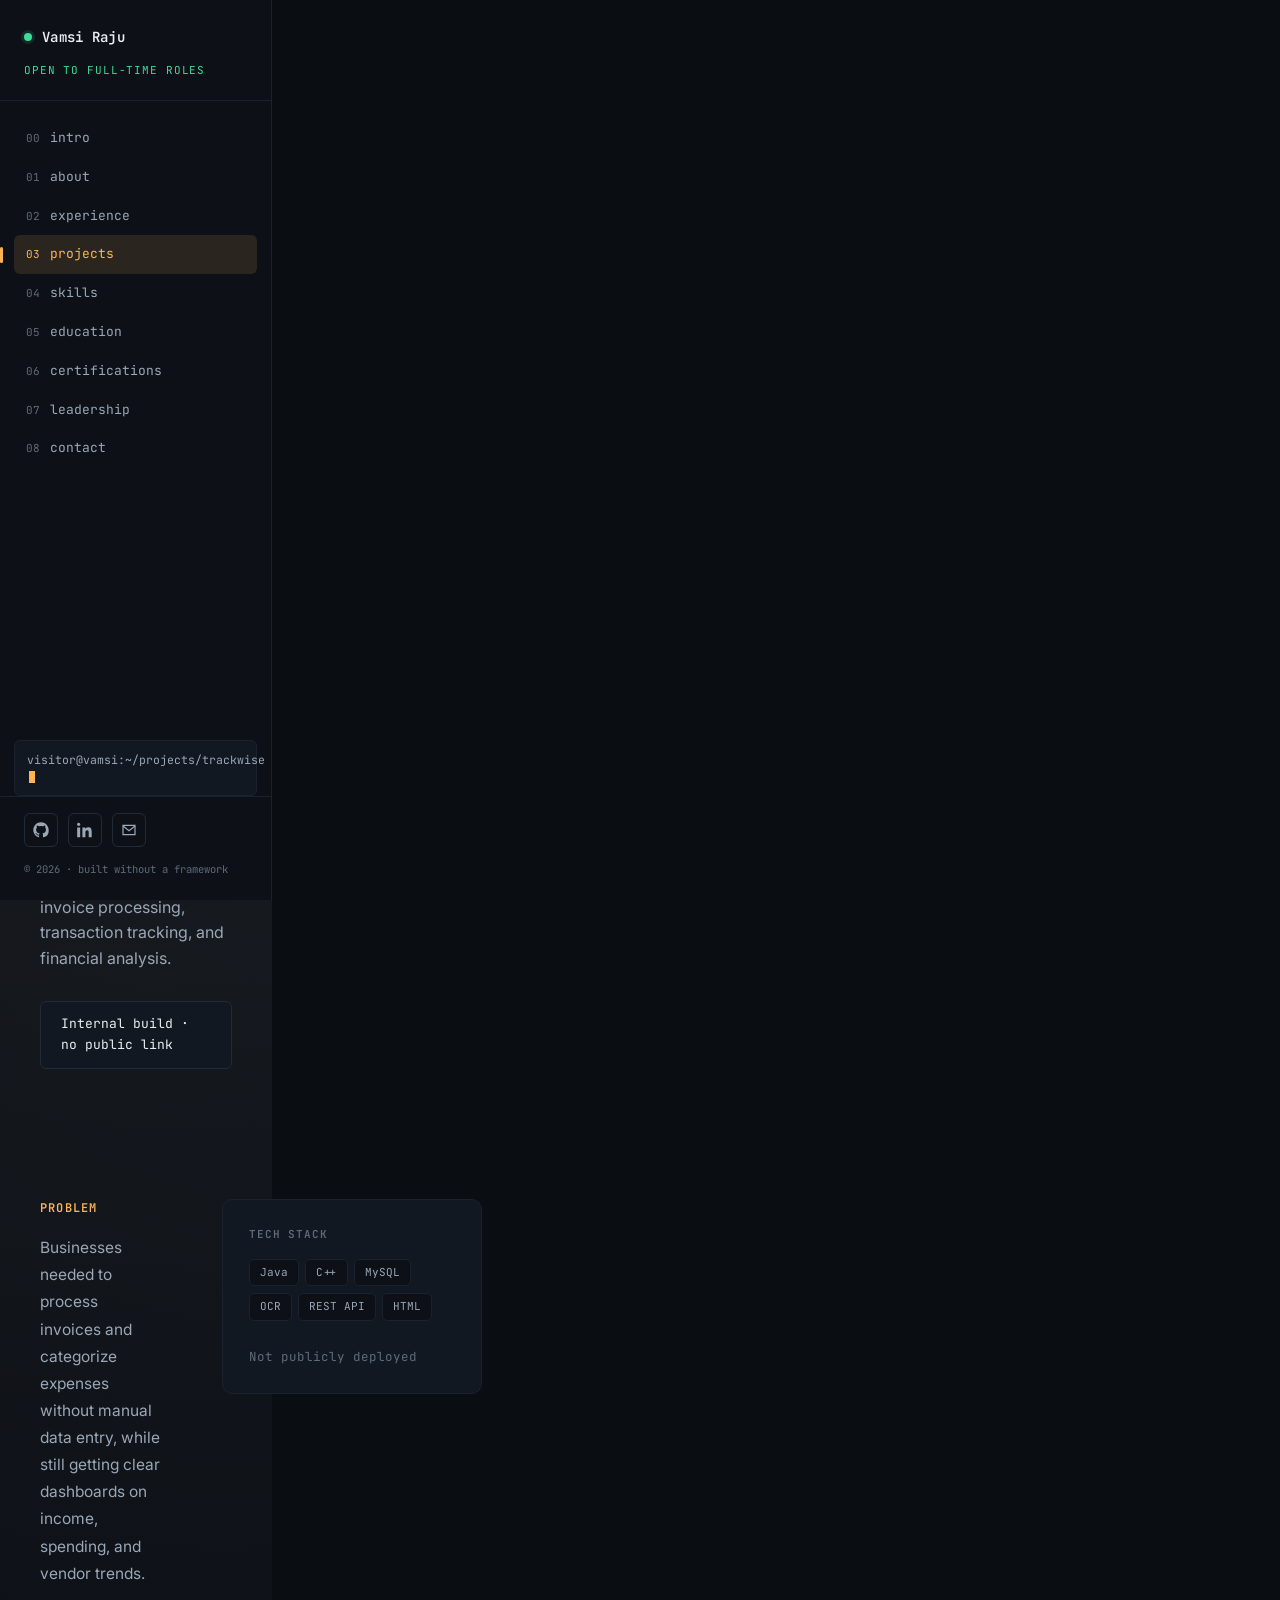
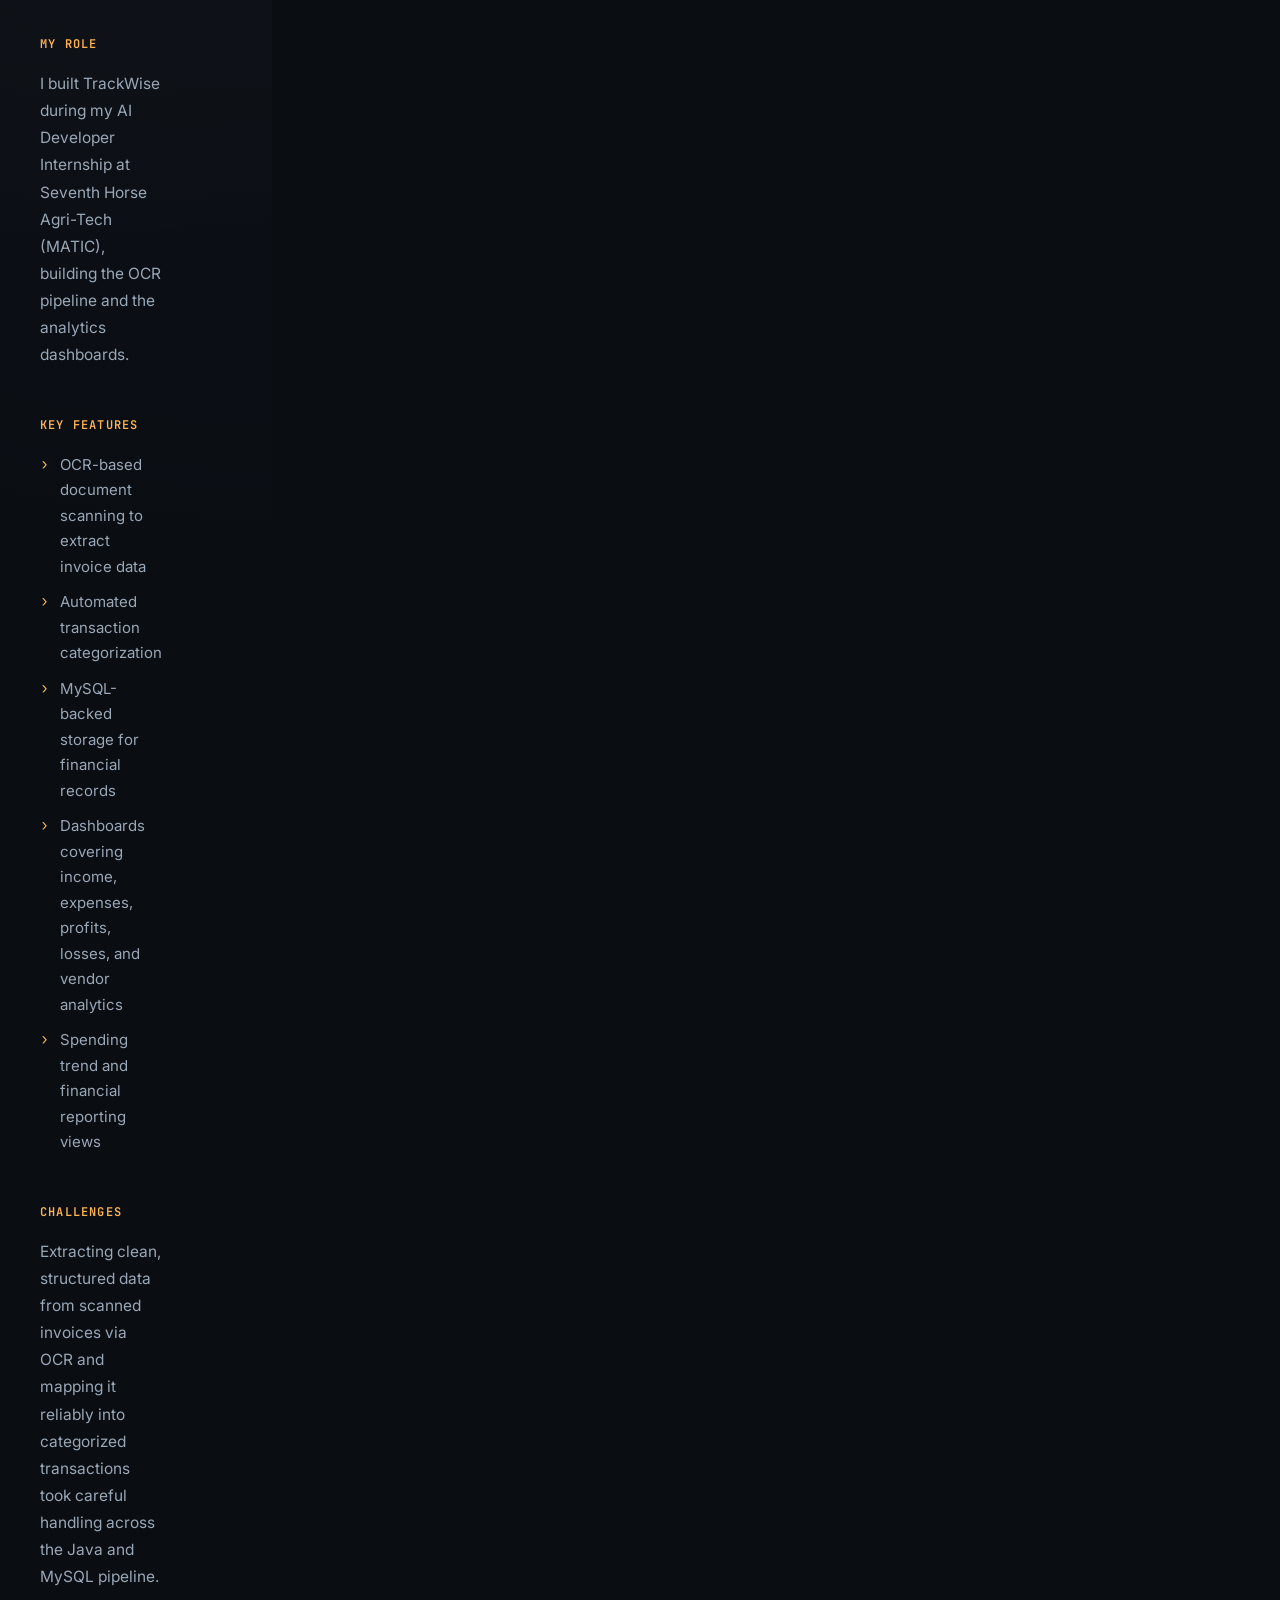
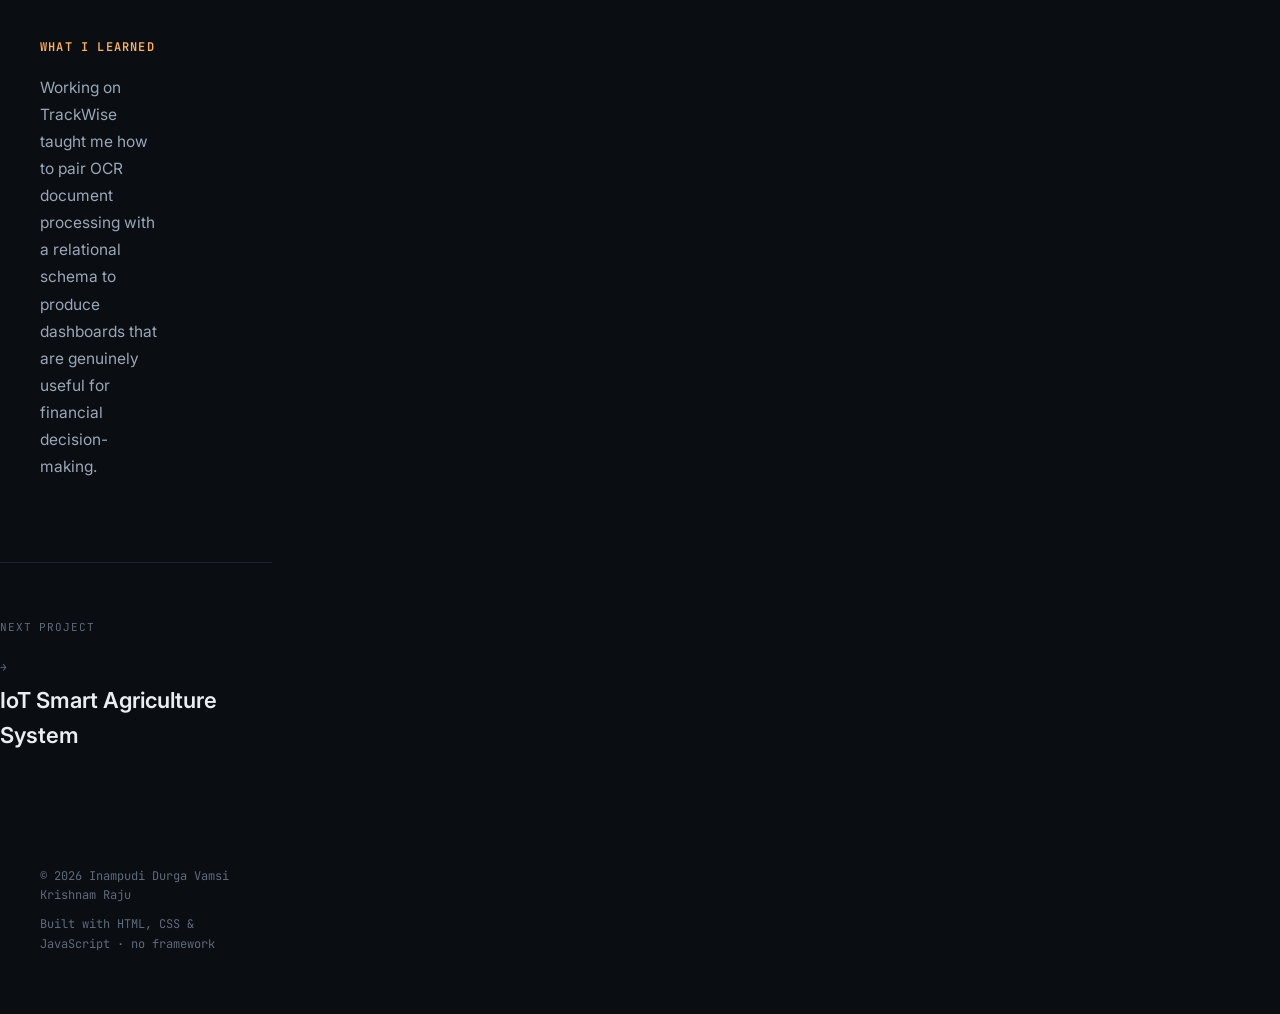
<file: Portifolio/projects/trackwise.html>
<!DOCTYPE html>
<html lang="en">
<head>
<meta charset="UTF-8">
<meta name="viewport" content="width=device-width, initial-scale=1.0">
<title>TrackWise — Expense Analytics Platform — Vamsi Raju</title>
<meta name="description" content="An AI-powered expense and financial analytics platform that simplifies business expense management by automating bill and invoice processing, transaction tracking, and financial analysis.">
<link rel="icon" href="../assets/favicon.svg" type="image/svg+xml">
<link rel="preconnect" href="https://fonts.googleapis.com">
<link rel="preconnect" href="https://fonts.gstatic.com" crossorigin>
<link href="https://fonts.googleapis.com/css2?family=Space+Grotesk:wght@500;600;700&family=Inter:wght@400;500;600;700&family=JetBrains+Mono:wght@400;500;600&display=swap" rel="stylesheet">
<link rel="stylesheet" href="../styles.css">
</head>
<body>

<div class="scrim" data-scrim></div>

<div class="mobile-bar">
  <div class="brand"><span class="dot pulse"></span><span class="brand-name">IDVKR</span></div>
  <button class="menu-btn" data-menu-toggle aria-label="Open navigation"><span></span></button>
</div>

<div class="app">

  <aside class="sidebar" data-sidebar>
    <div class="sidebar-top">
      <div class="brand"><span class="dot pulse"></span><span class="brand-name">Vamsi&nbsp;Raju</span></div>
      <div class="availability">Open to full-time roles</div>
    </div>

    <nav class="sidebar-nav">
      <a href="../index.html#hero" data-nav-link><span class="idx">00</span> intro</a>
      <a href="../index.html#about" data-nav-link><span class="idx">01</span> about</a>
      <a href="../index.html#experience" data-nav-link><span class="idx">02</span> experience</a>
      <a href="../index.html#projects" data-nav-link class="active"><span class="idx">03</span> projects</a>
      <a href="../index.html#skills" data-nav-link><span class="idx">04</span> skills</a>
      <a href="../index.html#education" data-nav-link><span class="idx">05</span> education</a>
      <a href="../index.html#certifications" data-nav-link><span class="idx">06</span> certifications</a>
      <a href="../index.html#leadership" data-nav-link><span class="idx">07</span> leadership</a>
      <a href="../index.html#contact" data-nav-link><span class="idx">08</span> contact</a>
    </nav>

    <div class="sidebar-session">
      <span class="path">visitor@vamsi:~/projects/trackwise</span><span class="cursor"></span>
    </div>

    <div class="sidebar-bottom">
      <div class="sidebar-socials">
        <a class="icon-btn" href="https://github.com/Vamsi112-max" target="_blank" rel="noopener" aria-label="GitHub">
          <svg viewBox="0 0 24 24" fill="currentColor"><path d="M12 .5C5.65.5.5 5.65.5 12c0 5.08 3.29 9.39 7.86 10.91.57.1.78-.25.78-.55 0-.27-.01-1.16-.02-2.11-3.2.7-3.87-1.36-3.87-1.36-.53-1.34-1.29-1.7-1.29-1.7-1.05-.72.08-.71.08-.71 1.17.08 1.78 1.2 1.78 1.2 1.03 1.77 2.71 1.26 3.37.96.1-.75.4-1.26.73-1.55-2.55-.29-5.24-1.28-5.24-5.68 0-1.26.45-2.28 1.19-3.09-.12-.29-.52-1.46.11-3.05 0 0 .97-.31 3.18 1.18a11 11 0 0 1 5.79 0c2.2-1.49 3.17-1.18 3.17-1.18.64 1.59.24 2.76.12 3.05.74.81 1.18 1.83 1.18 3.09 0 4.41-2.69 5.38-5.25 5.67.41.36.78 1.08.78 2.17 0 1.57-.01 2.83-.01 3.22 0 .3.2.66.79.55A10.52 10.52 0 0 0 23.5 12C23.5 5.65 18.35.5 12 .5Z"/></svg>
        </a>
        <a class="icon-btn" href="https://linkedin.com/in/inampudi-vamsi" target="_blank" rel="noopener" aria-label="LinkedIn">
          <svg viewBox="0 0 24 24" fill="currentColor"><path d="M4.98 3.5C4.98 4.88 3.9 6 2.5 6S0 4.88 0 3.5 1.12 1 2.5 1s2.48 1.12 2.48 2.5ZM.24 8.24h4.5V23H.24V8.24ZM8.02 8.24h4.31v2.01h.06c.6-1.13 2.07-2.33 4.26-2.33 4.56 0 5.4 3 5.4 6.9V23h-4.5v-6.9c0-1.65-.03-3.77-2.3-3.77-2.3 0-2.65 1.8-2.65 3.65V23h-4.5V8.24Z"/></svg>
        </a>
        <a class="icon-btn" href="mailto:vamsiinampudi01@gmail.com" aria-label="Email">
          <svg viewBox="0 0 24 24" fill="none" stroke="currentColor" stroke-width="1.8"><path d="M3 5h18v14H3V5Z"/><path d="m3 6 9 7 9-7"/></svg>
        </a>
      </div>
      <div class="sidebar-copy">&copy; <span data-year>2026</span> · built without a framework</div>
    </div>
  </aside>

  <main class="main">

    <section class="project-hero">
      <div class="wrap">
        <a class="back-link" href="../index.html#projects">&larr; Back to projects</a>
        <div class="eyebrow">OCR-Driven Financial Analytics</div>
        <h1>TrackWise — Expense Analytics Platform</h1>
        <div class="project-meta-row">
          <span class="project-status ">Internal build</span>
          <span class="tag">Java</span><span class="tag">C++</span><span class="tag">MySQL</span><span class="tag">OCR</span><span class="tag">REST API</span><span class="tag">HTML</span>
        </div>
        <p class="lede">An AI-powered expense and financial analytics platform that simplifies business expense management by automating bill and invoice processing, transaction tracking, and financial analysis.</p>
        <div class="project-hero-links">
          <span class="btn btn-ghost" style="cursor:default;">Internal build · no public link</span>
        </div>
      </div>
    </section>

    <div class="wrap">
      <div class="detail-grid">
        <div class="detail-main">

          <div class="detail-block">
            <h2>Problem</h2>
            <p>Businesses needed to process invoices and categorize expenses without manual data entry, while still getting clear dashboards on income, spending, and vendor trends.</p>
          </div>

          <div class="detail-block">
            <h2>My Role</h2>
            <p>I built TrackWise during my AI Developer Internship at Seventh Horse Agri-Tech (MATIC), building the OCR pipeline and the analytics dashboards.</p>
          </div>

          <div class="detail-block">
            <h2>Key Features</h2>
            <ul>
              <li>OCR-based document scanning to extract invoice data</li>
              <li>Automated transaction categorization</li>
              <li>MySQL-backed storage for financial records</li>
              <li>Dashboards covering income, expenses, profits, losses, and vendor analytics</li>
              <li>Spending trend and financial reporting views</li>
            </ul>
          </div>

          <div class="detail-block">
            <h2>Challenges</h2>
            <p>Extracting clean, structured data from scanned invoices via OCR and mapping it reliably into categorized transactions took careful handling across the Java and MySQL pipeline.</p>
          </div>

          <div class="detail-block">
            <h2>What I Learned</h2>
            <p>Working on TrackWise taught me how to pair OCR document processing with a relational schema to produce dashboards that are genuinely useful for financial decision-making.</p>
          </div>

        </div>

        <div class="detail-side">
          <div class="side-card">
            <h3>Tech Stack</h3>
            <div><span class="tag">Java</span><span class="tag">C++</span><span class="tag">MySQL</span><span class="tag">OCR</span><span class="tag">REST API</span><span class="tag">HTML</span></div>
            <div class="side-links">
              <span style="font-family:var(--font-mono); font-size:12.5px; color:var(--text-faint);">Not publicly deployed</span>
            </div>
          </div>
        </div>
      </div>
    </div>

    <div class="next-project">
      <div>
        <span class="lbl">Next project</span>
      </div>
      <a href="iot-agriculture.html">
        <span class="lbl">&rarr;</span>
        <span class="name">IoT Smart Agriculture System</span>
      </a>
    </div>

    <footer>
      <div class="wrap" style="width:100%; display:flex; justify-content:space-between; flex-wrap:wrap; gap:10px;">
        <span>&copy; <span data-year>2026</span> Inampudi Durga Vamsi Krishnam Raju</span>
        <span>Built with HTML, CSS &amp; JavaScript · no framework</span>
      </div>
    </footer>

  </main>
</div>

<script src="../script.js"></script>
</body>
</html>
</file>
<file: Portifolio/styles.css>
/* =========================================================
   Inampudi Durga Vamsi Krishnam Raju — Portfolio
   Design system: dark "engineering console" theme
   ========================================================= */

:root{
  --bg:            #0a0d12;
  --bg-soft:       #0d1117;
  --surface:       #121821;
  --surface-2:     #161d28;
  --border:        #212b38;
  --border-soft:   #1a222d;

  --text:          #eaeef3;
  --text-dim:      #9aa7b6;
  --text-faint:    #5e6b7a;

  --accent:        #ffb454;   /* amber signal */
  --accent-dim:    #b3813c;
  --accent-soft:   rgba(255,180,84,0.12);

  --ok:            #3ddc97;   /* status green */
  --ok-soft:       rgba(61,220,151,0.12);

  --link:          #6fb2ff;

  --font-display:  'Space Grotesk', 'Inter', sans-serif;
  --font-body:     'Inter', -apple-system, BlinkMacSystemFont, sans-serif;
  --font-mono:     'JetBrains Mono', 'SFMono-Regular', Consolas, monospace;

  --sidebar-w:     272px;
  --maxw:          980px;
  --radius:        10px;
  --radius-sm:     6px;

  --ease:          cubic-bezier(.16,.8,.3,1);
}

*,*::before,*::after{ box-sizing: border-box; }
html{ scroll-behavior: smooth; }
@media (prefers-reduced-motion: reduce){
  html{ scroll-behavior: auto; }
  *,*::before,*::after{ animation-duration: 0.001ms !important; animation-iteration-count: 1 !important; transition-duration: 0.001ms !important; scroll-behavior: auto !important; }
}

body{
  margin:0;
  background: var(--bg);
  color: var(--text);
  font-family: var(--font-body);
  font-size: 16px;
  line-height: 1.6;
  -webkit-font-smoothing: antialiased;
  text-rendering: optimizeLegibility;
}

img{ max-width:100%; display:block; }
a{ color: inherit; text-decoration:none; }
ul{ margin:0; padding:0; list-style:none; }
h1,h2,h3,h4{ margin:0; font-family: var(--font-display); font-weight:600; letter-spacing:-0.01em; }
p{ margin:0; }

::selection{ background: var(--accent); color:#1a1206; }

/* focus visibility */
a:focus-visible, button:focus-visible, input:focus-visible, textarea:focus-visible{
  outline: 2px solid var(--accent);
  outline-offset: 3px;
  border-radius: 4px;
}

/* subtle scrollbar */
::-webkit-scrollbar{ width:10px; height:10px; }
::-webkit-scrollbar-track{ background: var(--bg); }
::-webkit-scrollbar-thumb{ background: var(--border); border-radius: 8px; }
::-webkit-scrollbar-thumb:hover{ background: var(--accent-dim); }

/* =========================================================
   Layout shell
   ========================================================= */
.app{
  display:grid;
  grid-template-columns: var(--sidebar-w) 1fr;
  min-height:100vh;
}

/* background grid texture on main column */
.main{
  position:relative;
  background-image:
    radial-gradient(circle at 15% 0%, rgba(255,180,84,0.06), transparent 45%),
    radial-gradient(circle at 100% 20%, rgba(111,178,255,0.05), transparent 40%);
}

.wrap{
  max-width: var(--maxw);
  margin: 0 auto;
  padding: 0 40px;
}

/* =========================================================
   Sidebar — signature element
   ========================================================= */
.sidebar{
  position: fixed;
  top:0; left:0; bottom:0;
  width: var(--sidebar-w);
  background: var(--bg-soft);
  border-right: 1px solid var(--border-soft);
  display:flex;
  flex-direction:column;
  z-index: 100;
}

.sidebar-top{
  padding: 26px 24px 20px;
  border-bottom: 1px solid var(--border-soft);
}

.brand{
  display:flex;
  align-items:center;
  gap:10px;
  font-family: var(--font-mono);
  font-size: 14px;
  color: var(--text);
}
.brand .dot{
  width:8px;height:8px;border-radius:50%;
  background: var(--ok);
  box-shadow: 0 0 0 3px var(--ok-soft);
  flex: none;
}
.brand .pulse{
  animation: pulse 2.2s ease-in-out infinite;
}
@keyframes pulse{
  0%,100%{ box-shadow: 0 0 0 3px var(--ok-soft); }
  50%{ box-shadow: 0 0 0 6px transparent; }
}
.brand-name{ font-weight:600; letter-spacing: 0.02em; }

.availability{
  margin-top: 14px;
  font-family: var(--font-mono);
  font-size: 11px;
  letter-spacing: 0.08em;
  color: var(--ok);
  text-transform: uppercase;
}

.sidebar-nav{
  flex: 1;
  padding: 18px 14px;
  overflow-y: auto;
}
.sidebar-nav a{
  display:flex;
  align-items:baseline;
  gap:10px;
  padding: 9px 12px;
  border-radius: var(--radius-sm);
  font-family: var(--font-mono);
  font-size: 13px;
  color: var(--text-dim);
  transition: background .18s var(--ease), color .18s var(--ease);
  position: relative;
}
.sidebar-nav a .idx{
  color: var(--text-faint);
  font-size: 11px;
}
.sidebar-nav a:hover{
  color: var(--text);
  background: var(--surface);
}
.sidebar-nav a.active{
  color: var(--accent);
  background: var(--accent-soft);
}
.sidebar-nav a.active .idx{ color: var(--accent); }
.sidebar-nav a.active::before{
  content:"";
  position:absolute;
  left:-14px; top:50%; transform: translateY(-50%);
  width:3px; height: 16px;
  background: var(--accent);
  border-radius: 2px;
}

/* the "live session" terminal readout — unique signature */
.sidebar-session{
  margin: 4px 14px 0;
  padding: 10px 12px;
  border: 1px solid var(--border-soft);
  border-radius: var(--radius-sm);
  background: var(--surface);
  font-family: var(--font-mono);
  font-size: 11.5px;
  color: var(--text-faint);
  line-height: 1.5;
}
.sidebar-session .path{ color: var(--text-dim); }
.sidebar-session .cursor{
  display:inline-block;
  width: 6px; height: 12px;
  background: var(--accent);
  margin-left: 2px;
  animation: blink 1s step-end infinite;
  vertical-align: -2px;
}
@keyframes blink{ 50%{ opacity:0; } }

.sidebar-bottom{
  padding: 16px 24px 22px;
  border-top: 1px solid var(--border-soft);
  display:flex;
  flex-direction:column;
  gap: 14px;
}
.sidebar-socials{
  display:flex;
  gap: 10px;
}
.icon-btn{
  width: 34px; height: 34px;
  display:flex; align-items:center; justify-content:center;
  border: 1px solid var(--border);
  border-radius: var(--radius-sm);
  color: var(--text-dim);
  transition: all .18s var(--ease);
}
.icon-btn:hover{
  color: var(--accent);
  border-color: var(--accent-dim);
  transform: translateY(-2px);
}
.icon-btn svg{ width:16px; height:16px; }

.sidebar-copy{
  font-family: var(--font-mono);
  font-size: 10.5px;
  color: var(--text-faint);
}

/* mobile top bar + drawer */
.mobile-bar{
  display:none;
  position: fixed;
  top:0; left:0; right:0;
  height: 58px;
  background: var(--bg-soft);
  border-bottom: 1px solid var(--border-soft);
  z-index: 200;
  align-items:center;
  justify-content: space-between;
  padding: 0 18px;
}
.mobile-bar .brand{ font-size: 13px; }
.menu-btn{
  width:36px; height:36px;
  border:1px solid var(--border);
  border-radius: var(--radius-sm);
  background: var(--surface);
  display:flex; align-items:center; justify-content:center;
  color: var(--text);
}
.menu-btn span{ display:block; width:16px; height:1px; background: currentColor; position:relative; }
.menu-btn span::before,.menu-btn span::after{ content:""; position:absolute; left:0; width:16px; height:1px; background: currentColor; }
.menu-btn span::before{ top:-5px; }
.menu-btn span::after{ top:5px; }

.scrim{
  display:none;
  position: fixed; inset:0;
  background: rgba(5,7,10,0.6);
  z-index: 150;
}

/* =========================================================
   Sections
   ========================================================= */
section{
  padding: 110px 0;
  border-bottom: 1px solid var(--border-soft);
}
section:last-of-type{ border-bottom:none; }

.eyebrow{
  font-family: var(--font-mono);
  font-size: 12px;
  color: var(--accent);
  letter-spacing: 0.12em;
  text-transform: uppercase;
  display:flex;
  align-items:center;
  gap: 10px;
  margin-bottom: 18px;
}
.eyebrow::before{
  content:"";
  width: 22px; height:1px;
  background: var(--accent-dim);
}

h2.head{
  font-size: clamp(26px, 3.4vw, 38px);
  line-height: 1.2;
  max-width: 720px;
  color: var(--text);
}
h2.head b, h2.head strong{ color: var(--accent); font-weight: 600; }

.lede{
  margin-top: 18px;
  max-width: 640px;
  color: var(--text-dim);
  font-size: 16px;
}

/* =========================================================
   Hero
   ========================================================= */
.hero{
  padding-top: 130px;
  padding-bottom: 90px;
  border-bottom: 1px solid var(--border-soft);
}
.terminal{
  font-family: var(--font-mono);
  font-size: 13.5px;
  color: var(--text-faint);
  margin-bottom: 34px;
}
.terminal .ln{ display:flex; gap: 8px; margin-bottom: 4px; opacity:0; animation: rise .5s var(--ease) forwards; }
.terminal .ln:nth-child(1){ animation-delay: .05s; }
.terminal .ln:nth-child(2){ animation-delay: .35s; }
.terminal .ln:nth-child(3){ animation-delay: .65s; }
.terminal .prompt{ color: var(--accent-dim); }
.terminal .out{ color: var(--ok); }

@keyframes rise{
  from{ opacity:0; transform: translateY(6px); }
  to{ opacity:1; transform: translateY(0); }
}

.hero h1{
  font-size: clamp(34px, 5.6vw, 60px);
  line-height: 1.08;
  letter-spacing: -0.02em;
  max-width: 880px;
  opacity:0; animation: rise .7s var(--ease) forwards; animation-delay: .8s;
}
.hero h1 .accent{ color: var(--accent); }

.hero-role{
  margin-top: 20px;
  font-family: var(--font-mono);
  font-size: 12.5px;
  color: var(--text-dim);
  letter-spacing: 0.06em;
  text-transform: uppercase;
  opacity:0; animation: rise .6s var(--ease) forwards; animation-delay: 1.05s;
}
.hero-role span{ color: var(--accent); }
.hero-role .sep{ color: var(--text-faint); margin: 0 8px; }

.hero p.lede{
  opacity:0; animation: rise .6s var(--ease) forwards; animation-delay: 1.2s;
}

.hero-cta{
  margin-top: 34px;
  display:flex;
  gap: 12px;
  flex-wrap: wrap;
  opacity:0; animation: rise .6s var(--ease) forwards; animation-delay: 1.35s;
}

.btn{
  font-family: var(--font-mono);
  font-size: 13px;
  padding: 12px 20px;
  border-radius: var(--radius-sm);
  border: 1px solid var(--border);
  display:inline-flex;
  align-items:center;
  gap: 8px;
  transition: all .18s var(--ease);
}
.btn-primary{
  background: var(--accent);
  color: #1a1206;
  border-color: var(--accent);
  font-weight: 600;
}
.btn-primary:hover{ background:#ffc476; transform: translateY(-2px); }
.btn-ghost{ color: var(--text); background: var(--surface); }
.btn-ghost:hover{ border-color: var(--accent-dim); color: var(--accent); transform: translateY(-2px); }

/* =========================================================
   About
   ========================================================= */
.about-grid{
  display:grid;
  grid-template-columns: 1.4fr 1fr;
  gap: 60px;
  margin-top: 40px;
  align-items:start;
}
.about-text p{ color: var(--text-dim); margin-bottom: 16px; }
.about-text strong{ color: var(--text); font-weight: 600; }

.fact-list{
  border: 1px solid var(--border-soft);
  border-radius: var(--radius);
  overflow:hidden;
  background: var(--surface);
}
.fact-row{
  display:flex;
  justify-content: space-between;
  gap: 20px;
  padding: 14px 18px;
  border-bottom: 1px solid var(--border-soft);
  font-size: 13.5px;
}
.fact-row:last-child{ border-bottom:none; }
.fact-row .k{
  font-family: var(--font-mono);
  color: var(--text-faint);
  text-transform: uppercase;
  font-size: 11px;
  letter-spacing: 0.06em;
  padding-top: 2px;
}
.fact-row .v{ color: var(--text); text-align:right; font-weight: 500; }

/* =========================================================
   Experience (timeline)
   ========================================================= */
.timeline{
  margin-top: 44px;
  display:flex;
  flex-direction: column;
  gap: 6px;
}
.timeline-item{
  display:grid;
  grid-template-columns: 160px 1fr;
  gap: 32px;
  padding: 30px 0;
  border-top: 1px solid var(--border-soft);
}
.timeline-item:first-child{ border-top:none; }
.timeline-date{
  font-family: var(--font-mono);
  font-size: 12px;
  color: var(--text-faint);
  letter-spacing: 0.04em;
}
.timeline-tag{
  display:inline-block;
  margin-top: 10px;
  font-family: var(--font-mono);
  font-size: 10.5px;
  padding: 3px 8px;
  border-radius: 4px;
  background: var(--accent-soft);
  color: var(--accent);
  letter-spacing: 0.06em;
}
.timeline-role{ font-size: 19px; font-weight:600; color: var(--text); }
.timeline-org{ margin-top: 4px; color: var(--text-dim); font-size: 14px; }
.timeline-list{ margin-top: 14px; display:flex; flex-direction:column; gap: 9px; }
.timeline-list li{
  position:relative; padding-left: 18px;
  color: var(--text-dim); font-size: 14.5px; line-height:1.65;
}
.timeline-list li::before{
  content:"›"; position:absolute; left:0; top:0; color: var(--accent);
  font-family: var(--font-mono);
}

/* =========================================================
   Projects
   ========================================================= */
.project-grid{
  margin-top: 44px;
  display:grid;
  grid-template-columns: repeat(2, 1fr);
  gap: 22px;
}
.project-card{
  grid-column: span 2;
  display:block;
  background: var(--surface);
  border: 1px solid var(--border-soft);
  border-radius: var(--radius);
  padding: 30px 32px;
  transition: transform .22s var(--ease), border-color .22s var(--ease), background .22s var(--ease);
  position:relative;
  overflow:hidden;
}
.project-card.half{ grid-column: span 1; }
.project-card::after{
  content:"";
  position:absolute; inset:0;
  background: radial-gradient(500px circle at var(--mx,50%) var(--my,0%), rgba(255,180,84,0.06), transparent 60%);
  opacity:0; transition: opacity .3s;
  pointer-events:none;
}
.project-card:hover::after{ opacity:1; }
.project-card:hover{
  transform: translateY(-4px);
  border-color: var(--accent-dim);
}

.project-top{
  display:flex; align-items:flex-start; justify-content: space-between; gap: 16px;
}
.project-name{ font-size: 21px; font-weight:600; color: var(--text); }
.project-status{
  font-family: var(--font-mono);
  font-size: 10px;
  letter-spacing: 0.08em;
  padding: 4px 9px;
  border-radius: 100px;
  border: 1px solid var(--border);
  color: var(--text-faint);
  white-space: nowrap;
}
.project-status.live{ color: var(--ok); border-color: rgba(61,220,151,0.3); background: var(--ok-soft); }

.project-desc{
  margin-top: 14px;
  color: var(--text-dim);
  font-size: 14.5px;
  line-height: 1.7;
}
.project-tags{
  margin-top: 20px;
  display:flex; flex-wrap:wrap; gap: 8px;
}
.tag{
  font-family: var(--font-mono);
  font-size: 11px;
  padding: 4px 10px;
  border-radius: 5px;
  background: var(--bg-soft);
  border: 1px solid var(--border-soft);
  color: var(--text-dim);
}
.project-links{
  margin-top: 22px;
  display:flex; gap: 18px;
  font-family: var(--font-mono);
  font-size: 12.5px;
}
.project-links a{ color: var(--link); display:flex; align-items:center; gap:5px; }
.project-links a:hover{ color: var(--accent); }
.project-links .view{ color: var(--accent); font-weight:600; margin-left:auto; }
.project-links .view:hover{ color: #ffc476; }

/* =========================================================
   Skills
   ========================================================= */
.skills-grid{
  margin-top: 44px;
  display:grid;
  grid-template-columns: repeat(3, 1fr);
  gap: 20px;
}
.skill-card{
  border: 1px solid var(--border-soft);
  border-radius: var(--radius);
  padding: 22px 24px;
  background: var(--surface);
}
.skill-card h3{
  font-family: var(--font-mono);
  font-size: 11.5px;
  text-transform: uppercase;
  letter-spacing: 0.08em;
  color: var(--accent);
  margin-bottom: 16px;
}
.skill-tags{ display:flex; flex-wrap:wrap; gap: 8px; }

/* =========================================================
   Education
   ========================================================= */
.edu-list{ margin-top: 44px; display:flex; flex-direction:column; gap:0; }
.edu-item{
  display:grid;
  grid-template-columns: 160px 1fr auto;
  gap: 24px;
  align-items:baseline;
  padding: 22px 0;
  border-top: 1px solid var(--border-soft);
}
.edu-item:first-child{ border-top:none; }
.edu-date{ font-family: var(--font-mono); font-size: 12px; color: var(--text-faint); }
.edu-name{ font-size: 16px; font-weight:600; color:var(--text); }
.edu-org{ margin-top:3px; color: var(--text-dim); font-size: 13.5px; }
.edu-score{ font-family: var(--font-mono); font-size: 13px; color: var(--accent); white-space:nowrap; }

/* =========================================================
   Certifications / Leadership
   ========================================================= */
.badge-grid{
  margin-top: 44px;
  display:grid;
  grid-template-columns: repeat(2,1fr);
  gap: 16px;
}
.badge-card{
  display:flex; gap:16px;
  border: 1px solid var(--border-soft);
  border-radius: var(--radius);
  padding: 20px 22px;
  background: var(--surface);
}
.badge-mark{
  font-family: var(--font-mono);
  font-size: 10px;
  letter-spacing: 0.06em;
  color: var(--accent);
  border: 1px solid var(--accent-dim);
  background: var(--accent-soft);
  border-radius: 5px;
  padding: 4px 8px;
  height: fit-content;
  white-space: nowrap;
}
.badge-body b{ display:block; font-size: 14.5px; color: var(--text); font-weight:600; margin-bottom:3px; }
.badge-body span{ color: var(--text-dim); font-size: 13px; }

.chip-row{ margin-top: 28px; display:flex; flex-wrap:wrap; gap:9px; }
.chip{
  font-family: var(--font-mono);
  font-size: 12px;
  color: var(--text-dim);
  border: 1px solid var(--border-soft);
  padding: 6px 12px;
  border-radius: 100px;
}

/* =========================================================
   Contact / Footer
   ========================================================= */
.contact-panel{
  margin-top: 40px;
  border: 1px solid var(--border-soft);
  border-radius: var(--radius);
  padding: 44px;
  background: var(--surface);
  display:flex;
  align-items:center;
  justify-content: space-between;
  gap: 30px;
  flex-wrap: wrap;
}
.contact-links{ display:flex; flex-direction:column; gap: 10px; }
.contact-links a{
  font-family: var(--font-mono);
  font-size: 15px;
  color: var(--text);
  display:flex; align-items:center; gap:10px;
}
.contact-links a:hover{ color: var(--accent); }
.contact-links .lbl{ color: var(--text-faint); width: 64px; font-size:11px; text-transform:uppercase; letter-spacing:.06em; }

footer{
  padding: 34px 0 60px;
  font-family: var(--font-mono);
  font-size: 12px;
  color: var(--text-faint);
  display:flex;
  justify-content: space-between;
  flex-wrap: wrap;
  gap: 10px;
}

/* =========================================================
   Reveal on scroll
   ========================================================= */
.reveal{ opacity:0; transform: translateY(18px); transition: opacity .6s var(--ease), transform .6s var(--ease); }
.reveal.in{ opacity:1; transform: translateY(0); }

/* =========================================================
   Project detail page
   ========================================================= */
.project-hero{
  padding-top: 130px;
  padding-bottom: 60px;
  border-bottom: 1px solid var(--border-soft);
}
.back-link{
  font-family: var(--font-mono);
  font-size: 12.5px;
  color: var(--text-dim);
  display:inline-flex; align-items:center; gap:6px;
  margin-bottom: 30px;
}
.back-link:hover{ color: var(--accent); }
.project-hero h1{
  font-size: clamp(28px, 4.4vw, 44px);
  max-width: 780px;
}
.project-meta-row{
  margin-top: 22px;
  display:flex; gap: 12px; flex-wrap:wrap; align-items:center;
}
.project-hero .lede{ margin-top: 20px; }
.project-hero-links{ margin-top: 30px; display:flex; gap:12px; flex-wrap:wrap; }

.detail-grid{
  display:grid;
  grid-template-columns: 1fr 260px;
  gap: 60px;
  padding: 70px 0;
}
.detail-block{ margin-bottom: 48px; }
.detail-block:last-child{ margin-bottom:0; }
.detail-block h2{
  font-family: var(--font-mono);
  font-size: 12px;
  text-transform: uppercase;
  letter-spacing: 0.1em;
  color: var(--accent);
  margin-bottom: 16px;
}
.detail-block p{ color: var(--text-dim); font-size: 15.5px; line-height: 1.75; margin-bottom: 12px; }
.detail-block ul{ display:flex; flex-direction:column; gap: 10px; }
.detail-block ul li{
  position:relative; padding-left: 20px; color: var(--text-dim); font-size:15px; line-height:1.7;
}
.detail-block ul li::before{ content:"›"; position:absolute; left:0; color:var(--accent); font-family: var(--font-mono); }

.detail-side{ position:relative; }
.side-card{
  position: sticky; top: 100px;
  border: 1px solid var(--border-soft);
  border-radius: var(--radius);
  background: var(--surface);
  padding: 26px;
}
.side-card h3{
  font-family: var(--font-mono);
  font-size: 11px;
  text-transform:uppercase;
  letter-spacing: .08em;
  color: var(--text-faint);
  margin-bottom: 14px;
}
.side-card .tag{ margin: 0 6px 6px 0; display:inline-block; }
.side-links{ margin-top: 20px; display:flex; flex-direction:column; gap: 10px; }
.side-links a{
  font-family: var(--font-mono); font-size: 13px; color: var(--link);
  display:flex; align-items:center; gap:8px;
}
.side-links a:hover{ color: var(--accent); }

.next-project{
  border-top: 1px solid var(--border-soft);
  padding: 50px 0 80px;
  display:flex; align-items:center; justify-content: space-between; gap: 20px; flex-wrap:wrap;
}
.next-project .lbl{ font-family: var(--font-mono); font-size:11px; color:var(--text-faint); text-transform:uppercase; letter-spacing:.08em; }
.next-project .name{ font-size: 22px; font-weight:600; margin-top: 6px; }
.next-project a{ display:flex; flex-direction:column; }
.next-project a:hover .name{ color: var(--accent); }

/* =========================================================
   Responsive
   ========================================================= */
@media (max-width: 1080px){
  .about-grid{ grid-template-columns: 1fr; }
  .detail-grid{ grid-template-columns: 1fr; }
  .detail-side{ order:-1; }
  .side-card{ position:static; }
}

@media (max-width: 860px){
  .app{ grid-template-columns: 1fr; }
  .sidebar{ transform: translateX(-100%); transition: transform .28s var(--ease); box-shadow: 20px 0 60px rgba(0,0,0,.4); }
  .sidebar.open{ transform: translateX(0); }
  .mobile-bar{ display:flex; }
  .scrim.open{ display:block; }
  .main{ padding-top: 58px; }
  .wrap{ padding: 0 22px; }
  section{ padding: 70px 0; }
  .hero{ padding-top: 60px; }
  .project-grid{ grid-template-columns: 1fr; }
  .project-card, .project-card.half{ grid-column: span 1; }
  .skills-grid{ grid-template-columns: 1fr 1fr; }
  .badge-grid{ grid-template-columns: 1fr; }
  .timeline-item{ grid-template-columns: 1fr; gap: 8px; }
  .edu-item{ grid-template-columns: 1fr; gap: 4px; }
  .edu-score{ margin-top: 4px; }
  .contact-panel{ padding: 30px; flex-direction:column; align-items:flex-start; }
}

@media (max-width: 540px){
  .skills-grid{ grid-template-columns: 1fr; }
}
</file>
